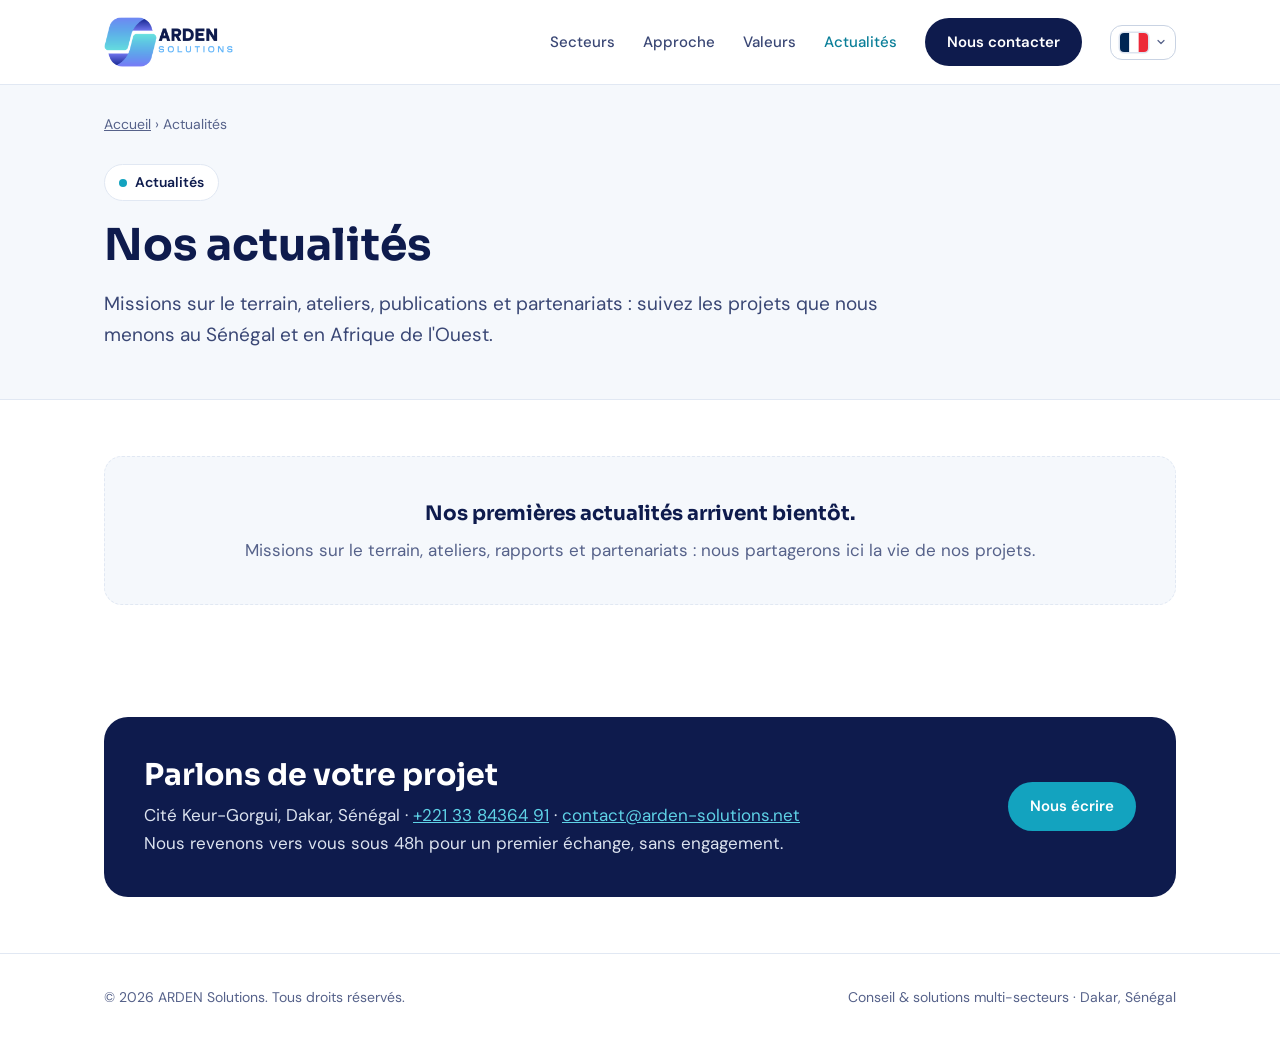
<file: actualites/index.html>
<!DOCTYPE html>
<html lang="fr">
<head>
<meta charset="utf-8">
<meta name="viewport" content="width=device-width, initial-scale=1">
<meta name="color-scheme" content="only light">
<title>Actualités et galerie photos | ARDEN Solutions</title>
<meta name="description" content="Les actualités d&#x27;ARDEN Solutions, cabinet de conseil à Dakar : missions sur le terrain, ateliers, publications, partenariats et galerie photos.">
<link rel="canonical" href="https://arden-solutions.net/actualites/">
<link rel="alternate" hreflang="fr" href="https://arden-solutions.net/actualites/">
<link rel="alternate" hreflang="en" href="https://arden-solutions.net/actualites/?lang=en">
<link rel="alternate" hreflang="ar" href="https://arden-solutions.net/actualites/?lang=ar">
<link rel="alternate" hreflang="ja" href="https://arden-solutions.net/actualites/?lang=ja">
<link rel="alternate" hreflang="it" href="https://arden-solutions.net/actualites/?lang=it">
<link rel="alternate" hreflang="de" href="https://arden-solutions.net/actualites/?lang=de">
<link rel="alternate" hreflang="x-default" href="https://arden-solutions.net/actualites/">
<script src="/assets/i18n.js"></script>
<link rel="icon" href="/favicon.ico?v=2" sizes="any">
<link rel="icon" type="image/png" sizes="32x32" href="/favicon-32.png?v=2">
<link rel="apple-touch-icon" href="/apple-touch-icon.png?v=2">
<meta name="theme-color" content="#0E1B4D">
<meta property="og:type" content="website">
<meta property="og:locale" content="fr_FR">
<meta property="og:site_name" content="ARDEN Solutions">
<meta property="og:url" content="https://arden-solutions.net/actualites/">
<meta property="og:title" content="Actualités et galerie photos | ARDEN Solutions">
<meta property="og:description" content="Les actualités d&#x27;ARDEN Solutions, cabinet de conseil à Dakar : missions sur le terrain, ateliers, publications, partenariats et galerie photos.">
<meta property="og:image" content="https://arden-solutions.net/og-image.png">
<meta name="twitter:card" content="summary_large_image">
<link rel="preconnect" href="https://fonts.googleapis.com">
<link rel="preconnect" href="https://fonts.gstatic.com" crossorigin>
<link href="https://fonts.googleapis.com/css2?family=DM+Sans:wght@400;500;600&family=Sora:wght@600;700&display=swap" rel="stylesheet">
<link rel="stylesheet" href="/assets/actualites.css">
<script type="application/ld+json">{"@context": "https://schema.org", "@graph": [{"@type": "CollectionPage", "@id": "https://arden-solutions.net/actualites/#page", "name": "Actualités d'ARDEN Solutions", "url": "https://arden-solutions.net/actualites/", "inLanguage": "fr", "isPartOf": {"@id": "https://arden-solutions.net/#organisation"}, "mainEntity": {"@type": "ItemList", "itemListElement": []}}, {"@type": "ProfessionalService", "@id": "https://arden-solutions.net/#organisation", "name": "ARDEN Solutions", "url": "https://arden-solutions.net/", "logo": "https://arden-solutions.net/logo.png"}, {"@type": "BreadcrumbList", "itemListElement": [{"@type": "ListItem", "position": 1, "name": "Accueil", "item": "https://arden-solutions.net/"}, {"@type": "ListItem", "position": 2, "name": "Actualités", "item": "https://arden-solutions.net/actualites/"}]}]}</script>
</head>
<body>
<header><div class="wrap">
<a href="/" aria-label="ARDEN Solutions, accueil"><img src="/logo.png" alt="ARDEN Solutions" width="129" height="50"></a>
<nav aria-label="Navigation principale"><a href="/#secteurs">Secteurs</a><a href="/#approche">Approche</a><a href="/#valeurs">Valeurs</a><a class="news" href="/actualites/" aria-current="page">Actualités</a><a class="btn" href="/#contact">Nous contacter</a></nav>
</div></header>
<main>
<div class="hero"><div class="wrap"><nav class="crumbs" aria-label="Fil d'Ariane"><a href="/">Accueil</a> › Actualités</nav><div class="eyebrow">Actualités</div><h1>Nos actualités</h1><p class="intro">Missions sur le terrain, ateliers, publications et partenariats : suivez les projets que nous menons au Sénégal et en Afrique de l'Ouest.</p></div></div><section><div class="wrap"><div class="empty"><strong>Nos premières actualités arrivent bientôt.</strong>Missions sur le terrain, ateliers, rapports et partenariats : nous partagerons ici la vie de nos projets.</div></div></section>
<section><div class="wrap">
<div class="cta">
<div><h2>Parlons de votre projet</h2>
<p class="coords">Cité Keur-Gorgui, Dakar, Sénégal · <a href="tel:+221338436491">+221 33 84364 91</a> · <a href="mailto:contact@arden-solutions.net">contact@arden-solutions.net</a></p>
<p>Nous revenons vers vous sous 48h pour un premier échange, sans engagement.</p></div>
<a class="btn" href="/#contact">Nous écrire</a>
</div>
</div></section>
</main>
<footer><div class="wrap"><span>© 2026 ARDEN Solutions. Tous droits réservés.</span><span>Conseil &amp; solutions multi-secteurs · Dakar, Sénégal</span></div></footer>
<script src="/assets/galerie.js" defer></script>
</body>
</html>
</file>
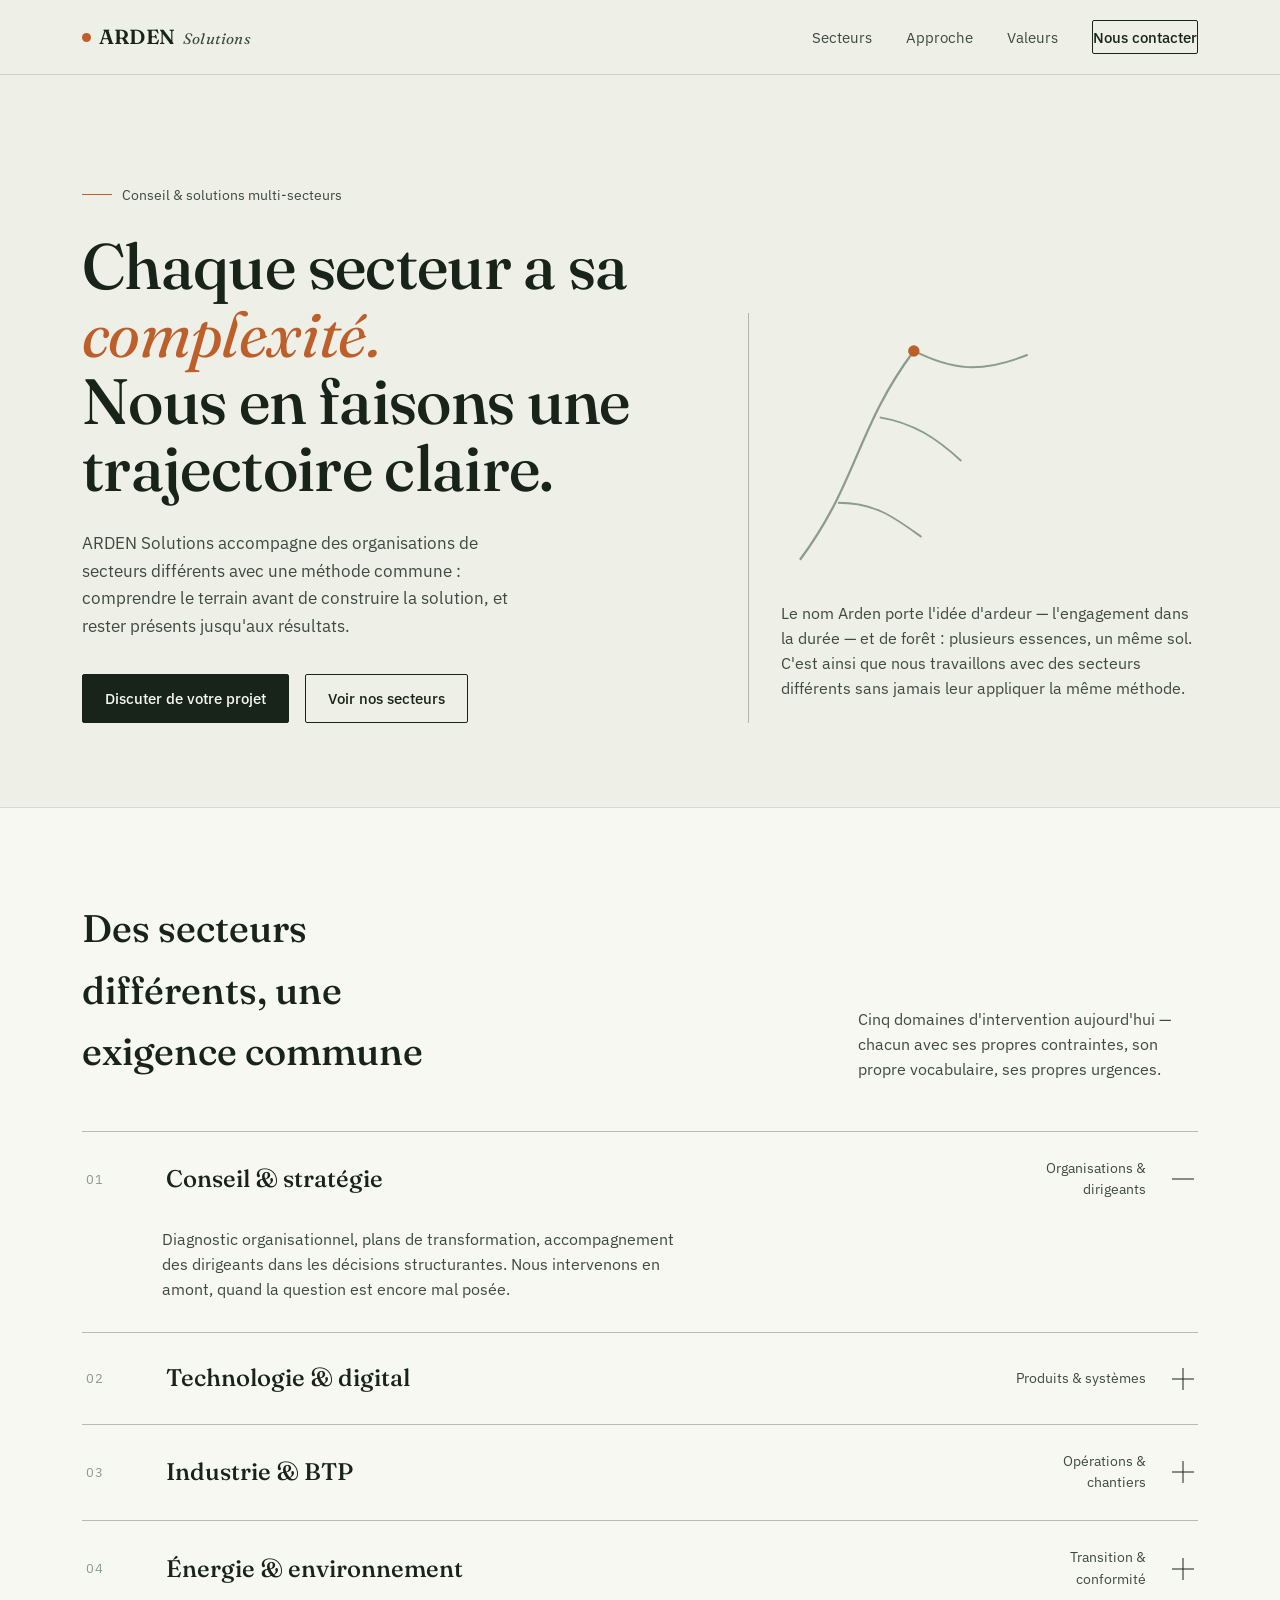
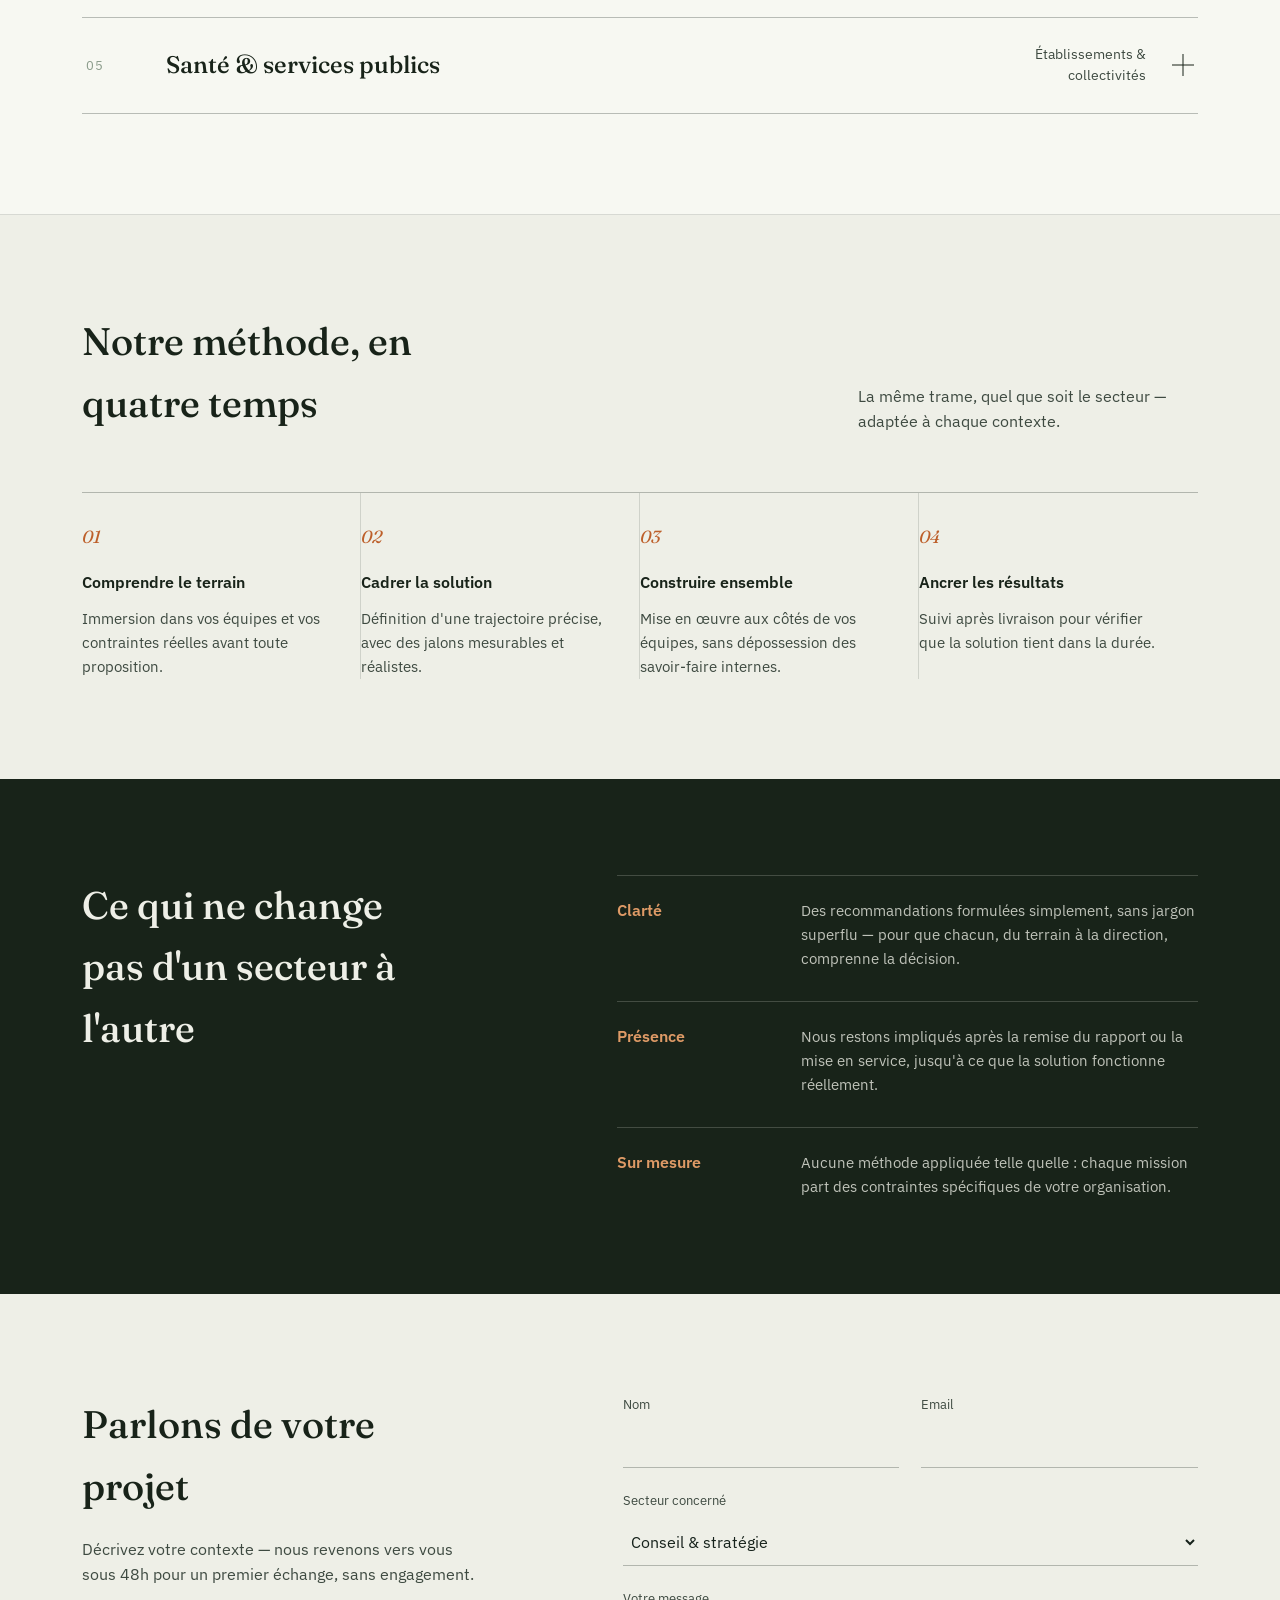
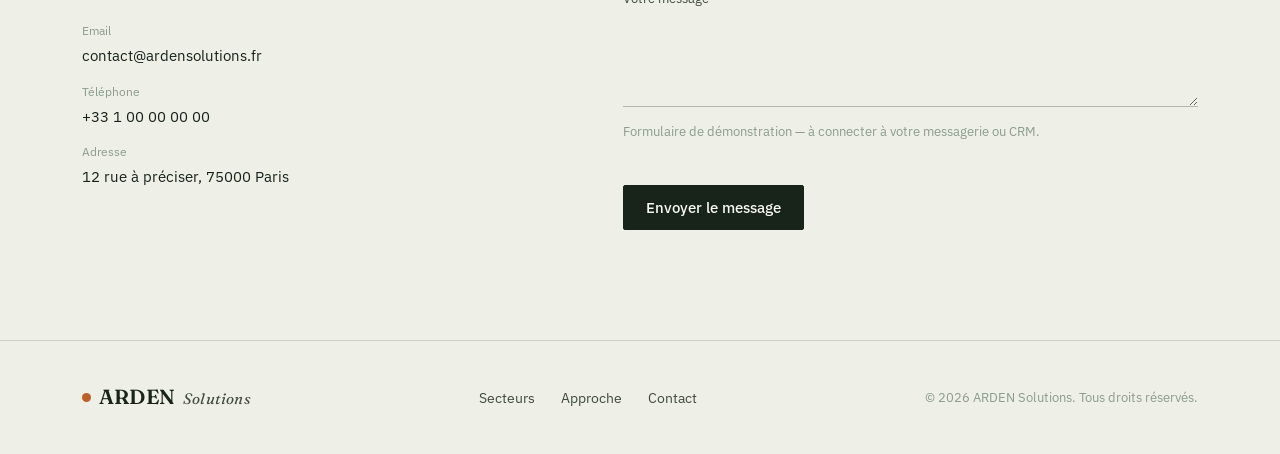
<file: ARDEN Solutions.html>
<!DOCTYPE html>
<html lang="fr">
<head>
<meta charset="UTF-8">
<meta name="viewport" content="width=device-width, initial-scale=1.0">
<title>ARDEN Solutions</title>
<link rel="preconnect" href="https://fonts.googleapis.com">
<link rel="preconnect" href="https://fonts.gstatic.com" crossorigin>
<link href="https://fonts.googleapis.com/css2?family=Fraunces:ital,opsz,wght@0,9..144,400;0,9..144,500;0,9..144,600;1,9..144,400;1,9..144,500&family=IBM+Plex+Sans:wght@400;500;600&display=swap" rel="stylesheet">
<style>

  :root{
    --bg: #EEEFE7;
    --bg-alt: #E4E6D9;
    --panel: #F7F8F2;
    --ink: #16221B;
    --ink-soft: #3E4A41;
    --forest: #28392C;
    --forest-deep: #182319;
    --ember: #BD5F2A;
    --ember-deep: #9A4A1F;
    --ember-soft: #DE9A66;
    --sage: #8B9C8B;
    --line: rgba(22,34,27,0.14);
    --line-strong: rgba(22,34,27,0.28);

    --font-display: 'Fraunces', serif;
    --font-body: 'IBM Plex Sans', sans-serif;

    --maxw: 1180px;
  }

  *{ box-sizing: border-box; }
  html{ scroll-behavior: smooth; }

  body{
    margin:0;
    background: var(--bg);
    color: var(--ink);
    font-family: var(--font-body);
    font-size: 16px;
    line-height: 1.6;
    -webkit-font-smoothing: antialiased;
  }

  a{ color: inherit; }

  img, svg{ display:block; max-width:100%; }

  .wrap{
    max-width: var(--maxw);
    margin: 0 auto;
    padding: 0 32px;
  }

  a:focus-visible, button:focus-visible, summary:focus-visible, input:focus-visible, textarea:focus-visible, select:focus-visible{
    outline: 2px solid var(--ember);
    outline-offset: 3px;
  }

  header{
    position: sticky;
    top: 0;
    z-index: 50;
    background: rgba(238,239,231,0.88);
    backdrop-filter: blur(8px);
    border-bottom: 1px solid var(--line);
  }
  .header-inner{
    display:flex;
    align-items:center;
    justify-content: space-between;
    padding: 20px 32px;
    max-width: var(--maxw);
    margin: 0 auto;
  }
  .logo{
    font-family: var(--font-display);
    font-weight: 600;
    font-size: 1.28rem;
    letter-spacing: 0.01em;
    text-decoration: none;
    color: var(--forest-deep);
    display:flex;
    align-items:baseline;
    gap: 8px;
  }
  .logo .mark{
    display:inline-block;
    width: 9px;
    height: 9px;
    border-radius: 50%;
    background: var(--ember);
    transform: translateY(-2px);
  }
  .logo em{
    font-style: italic;
    color: var(--ink-soft);
    font-weight: 400;
    font-size: 0.95rem;
  }

  nav.primary-nav{
    display:flex;
    align-items:center;
    gap: 38px;
  }
  nav.primary-nav a{
    text-decoration:none;
    font-size: 0.95rem;
    color: var(--ink-soft);
    position: relative;
    padding: 4px 0;
  }
  nav.primary-nav a::after{
    content:"";
    position:absolute;
    left:0; right:0; bottom:-2px;
    height:1px;
    background: var(--ember);
    transform: scaleX(0);
    transform-origin: left;
    transition: transform .25s ease;
  }
  nav.primary-nav a:hover::after{ transform: scaleX(1); }

  .nav-links{ display:flex; gap:34px; align-items:center; }

  .btn{
    display:inline-flex;
    align-items:center;
    gap:8px;
    text-decoration:none;
    font-family: var(--font-body);
    font-weight: 500;
    font-size: 0.92rem;
    padding: 12px 22px;
    border-radius: 2px;
    border: 1px solid var(--forest-deep);
    color: var(--panel);
    background: var(--forest-deep);
    cursor:pointer;
    transition: background .2s ease, color .2s ease, border-color .2s ease;
  }
  .btn:hover{ background: var(--ember-deep); border-color: var(--ember-deep); }
  .btn.ghost{
    background: transparent;
    color: var(--forest-deep);
  }
  .btn.ghost:hover{
    background: var(--forest-deep);
    color: var(--panel);
  }

  .menu-toggle{
    display:none;
    background:none;
    border:none;
    cursor:pointer;
    padding:8px;
    flex-direction: column;
    gap:5px;
  }
  .menu-toggle span{
    width: 22px; height: 1.5px; background: var(--ink);
  }

  .hero{
    padding: 108px 0 84px;
    position: relative;
    overflow: hidden;
  }
  .hero .wrap{
    display:grid;
    grid-template-columns: 1.15fr 0.85fr;
    gap: 56px;
    align-items:end;
  }
  .eyebrow-line{
    display:flex;
    align-items:center;
    gap: 10px;
    color: var(--ink-soft);
    font-size: 0.9rem;
    margin-bottom: 26px;
  }
  .eyebrow-line .rule{
    width: 30px; height:1px; background: var(--ember);
  }
  h1.hero-title{
    font-family: var(--font-display);
    font-weight: 500;
    font-size: clamp(2.6rem, 5vw, 4.1rem);
    line-height: 1.05;
    letter-spacing: -0.01em;
    margin: 0 0 28px;
    color: var(--forest-deep);
    opacity: 0;
    transform: translateY(16px);
    animation: reveal .9s cubic-bezier(.2,.7,.2,1) .15s forwards;
  }
  h1.hero-title i{ font-style: italic; color: var(--ember); font-weight: 400; }

  @keyframes reveal{
    to{ opacity:1; transform: translateY(0); }
  }

  .hero-lede{
    max-width: 46ch;
    color: var(--ink-soft);
    font-size: 1.08rem;
    margin: 0 0 34px;
    opacity: 0;
    animation: reveal .9s cubic-bezier(.2,.7,.2,1) .35s forwards;
  }
  .hero-actions{
    display:flex; gap: 16px; flex-wrap: wrap;
    opacity: 0;
    animation: reveal .9s cubic-bezier(.2,.7,.2,1) .5s forwards;
  }

  .hero-side{
    border-left: 1px solid var(--line-strong);
    padding-left: 32px;
  }
  .hero-side p{
    font-size: 0.98rem;
    color: var(--ink-soft);
    margin: 0 0 22px;
  }
  .hero-side .branch{
    width: 100%;
    height: auto;
    margin-bottom: 22px;
  }

  .sectors{
    background: var(--panel);
    border-top: 1px solid var(--line);
    border-bottom: 1px solid var(--line);
    padding: 90px 0 100px;
  }
  .section-head{
    display:flex;
    justify-content: space-between;
    align-items: flex-end;
    gap: 40px;
    margin-bottom: 48px;
  }
  .section-head h2{
    font-family: var(--font-display);
    font-weight: 500;
    font-size: clamp(1.9rem, 3vw, 2.5rem);
    margin: 0;
    color: var(--forest-deep);
    max-width: 16ch;
  }
  .section-head p{
    max-width: 34ch;
    color: var(--ink-soft);
    margin: 0;
    font-size: 0.98rem;
  }

  .sector-list{
    border-top: 1px solid var(--line-strong);
  }
  details.sector-row{
    border-bottom: 1px solid var(--line-strong);
  }
  details.sector-row summary{
    list-style: none;
    cursor: pointer;
    display:grid;
    grid-template-columns: 60px 1fr 140px 28px;
    align-items:center;
    gap: 20px;
    padding: 26px 4px;
  }
  details.sector-row summary::-webkit-details-marker{ display:none; }
  .sector-index{
    font-family: var(--font-body);
    font-size: 0.82rem;
    color: var(--sage);
    letter-spacing: 0.04em;
  }
  .sector-name{
    font-family: var(--font-display);
    font-size: 1.5rem;
    font-weight: 500;
    color: var(--forest-deep);
    transition: color .2s ease;
  }
  details.sector-row:hover .sector-name{ color: var(--ember-deep); }
  .sector-tag{
    font-size: 0.85rem;
    color: var(--ink-soft);
    text-align: right;
  }
  .sector-plus{
    width: 22px; height: 22px;
    position: relative;
    justify-self: end;
  }
  .sector-plus::before, .sector-plus::after{
    content:"";
    position:absolute;
    background: var(--forest-deep);
    transition: transform .25s ease;
  }
  .sector-plus::before{ left:0; top:50%; width:100%; height:1px; transform: translateY(-50%); }
  .sector-plus::after{ top:0; left:50%; width:1px; height:100%; transform: translateX(-50%); }
  details[open] .sector-plus::after{ transform: translateX(-50%) rotate(90deg); opacity:0; }

  .sector-detail{
    padding: 0 4px 30px 80px;
    max-width: 62ch;
    color: var(--ink-soft);
    font-size: 0.98rem;
  }

  .approach{
    padding: 96px 0 100px;
  }
  .approach .section-head{ margin-bottom: 58px; }

  .steps{
    display:grid;
    grid-template-columns: repeat(4, 1fr);
    gap: 0;
    border-top: 1px solid var(--line-strong);
  }
  .step{
    padding: 30px 26px 0 0;
    border-right: 1px solid var(--line);
  }
  .step:last-child{ border-right:none; }
  .step .num{
    font-family: var(--font-display);
    font-style: italic;
    font-size: 1.1rem;
    color: var(--ember);
    display:block;
    margin-bottom: 18px;
  }
  .step h3{
    font-family: var(--font-body);
    font-weight: 600;
    font-size: 1.02rem;
    margin: 0 0 12px;
    color: var(--forest-deep);
  }
  .step p{
    font-size: 0.93rem;
    color: var(--ink-soft);
    margin:0;
  }

  .values{
    background: var(--forest-deep);
    color: var(--bg);
    padding: 96px 0;
  }
  .values .wrap{
    display:grid;
    grid-template-columns: 0.9fr 1.1fr;
    gap: 60px;
  }
  .values h2{
    font-family: var(--font-display);
    font-weight: 500;
    font-size: clamp(1.9rem, 3vw, 2.4rem);
    margin: 0;
    max-width: 14ch;
    color: var(--bg);
  }
  .value-list{
    display:flex;
    flex-direction: column;
    gap: 30px;
  }
  .value-item{
    border-top: 1px solid rgba(238,239,231,0.2);
    padding-top: 22px;
    display:grid;
    grid-template-columns: 160px 1fr;
    gap: 24px;
  }
  .value-item h3{
    font-family: var(--font-body);
    font-weight: 600;
    font-size: 1rem;
    margin:0;
    color: var(--ember-soft);
  }
  .value-item p{
    margin:0;
    font-size: 0.95rem;
    color: rgba(238,239,231,0.78);
    max-width: 52ch;
  }

  .contact{
    padding: 100px 0 110px;
  }
  .contact .wrap{
    display:grid;
    grid-template-columns: 0.9fr 1.1fr;
    gap: 70px;
  }
  .contact-info h2{
    font-family: var(--font-display);
    font-weight: 500;
    font-size: clamp(1.9rem, 3vw, 2.4rem);
    margin: 0 0 20px;
    color: var(--forest-deep);
    max-width: 14ch;
  }
  .contact-info p{
    color: var(--ink-soft);
    max-width: 40ch;
    margin: 0 0 34px;
    font-size: 0.98rem;
  }
  .contact-detail{
    display:flex;
    flex-direction: column;
    gap: 14px;
    font-size: 0.95rem;
  }
  .contact-detail span{
    display:block;
    color: var(--sage);
    font-size: 0.78rem;
    margin-bottom: 2px;
  }
  .contact-detail a{ text-decoration: none; }
  .contact-detail a:hover{ color: var(--ember-deep); }

  form.contact-form{
    display:flex;
    flex-direction: column;
    gap: 22px;
  }
  .form-row{
    display:grid;
    grid-template-columns: 1fr 1fr;
    gap: 22px;
  }
  .field{
    display:flex;
    flex-direction: column;
    gap: 8px;
  }
  .field label{
    font-size: 0.82rem;
    color: var(--ink-soft);
  }
  .field input, .field select, .field textarea{
    font-family: var(--font-body);
    font-size: 0.98rem;
    padding: 12px 4px;
    border: none;
    border-bottom: 1px solid var(--line-strong);
    background: transparent;
    color: var(--ink);
  }
  .field textarea{ resize: vertical; min-height: 90px; }
  .field input:focus, .field select:focus, .field textarea:focus{
    border-bottom-color: var(--ember);
  }
  .contact-form .btn{ align-self: flex-start; margin-top: 8px; }
  .form-note{ font-size: 0.82rem; color: var(--sage); margin-top: -8px; }

  footer{
    border-top: 1px solid var(--line);
    padding: 40px 0;
  }
  footer .wrap{
    display:flex;
    justify-content: space-between;
    align-items:center;
    flex-wrap: wrap;
    gap: 16px;
  }
  footer .foot-nav{
    display:flex;
    gap: 26px;
    font-size: 0.86rem;
  }
  footer .foot-nav a{ text-decoration:none; color: var(--ink-soft); }
  footer .foot-nav a:hover{ color: var(--ember-deep); }
  footer small{ color: var(--sage); font-size: 0.82rem; }

  @media (max-width: 900px){
    .hero .wrap{ grid-template-columns: 1fr; }
    .hero-side{ border-left:none; padding-left:0; border-top: 1px solid var(--line-strong); padding-top: 28px; }
    .steps{ grid-template-columns: 1fr 1fr; }
    .step{ border-right:none; border-bottom: 1px solid var(--line); padding-bottom: 26px; margin-bottom: 6px; }
    .values .wrap, .contact .wrap{ grid-template-columns: 1fr; }
    .value-item{ grid-template-columns: 1fr; gap:8px; }
  }

  @media (max-width: 680px){
    .wrap{ padding: 0 20px; }
    .header-inner{ padding: 16px 20px; }
    .nav-links{
      position: absolute;
      top: 100%; left:0; right:0;
      background: var(--bg);
      flex-direction: column;
      align-items: flex-start;
      gap: 20px;
      padding: 24px 20px 30px;
      border-bottom: 1px solid var(--line);
      display:none;
    }
    .nav-links.open{ display:flex; }
    nav.primary-nav{ position: relative; }
    .menu-toggle{ display:flex; }
    .hero{ padding: 70px 0 56px; }
    .steps{ grid-template-columns: 1fr; }
    details.sector-row summary{ grid-template-columns: 34px 1fr 24px; }
    .sector-tag{ display:none; }
    .sector-detail{ padding-left: 34px; }
    .form-row{ grid-template-columns: 1fr; }
  }

  @media (prefers-reduced-motion: reduce){
    h1.hero-title, .hero-lede, .hero-actions{ animation: none; opacity:1; transform:none; }
    html{ scroll-behavior: auto; }
  }
</style>
</head>
<body>

<header>
  <div class="header-inner">
    <a href="#top" class="logo"><span class="mark"></span>ARDEN <em>Solutions</em></a>
    <nav class="primary-nav">
      <button class="menu-toggle" id="menuToggle" aria-label="Ouvrir le menu" aria-expanded="false">
        <span></span><span></span><span></span>
      </button>
      <div class="nav-links" id="navLinks">
        <a href="#secteurs">Secteurs</a>
        <a href="#approche">Approche</a>
        <a href="#valeurs">Valeurs</a>
        <a href="#contact" class="btn ghost">Nous contacter</a>
      </div>
    </nav>
  </div>
</header>

<main id="top">

  <section class="hero">
    <div class="wrap">
      <div>
        <div class="eyebrow-line"><span class="rule"></span>Conseil &amp; solutions multi-secteurs</div>
        <h1 class="hero-title">Chaque secteur a sa <i>complexité.</i><br>Nous en faisons une trajectoire claire.</h1>
        <p class="hero-lede">ARDEN Solutions accompagne des organisations de secteurs différents avec une méthode commune : comprendre le terrain avant de construire la solution, et rester présents jusqu'aux résultats.</p>
        <div class="hero-actions">
          <a href="#contact" class="btn">Discuter de votre projet</a>
          <a href="#secteurs" class="btn ghost">Voir nos secteurs</a>
        </div>
      </div>
      <div class="hero-side">
        <svg class="branch" viewBox="0 0 220 140" fill="none" xmlns="http://www.w3.org/2000/svg" aria-hidden="true">
          <path d="M10 130 C 40 90, 40 60, 70 20" stroke="#8B9C8B" stroke-width="1.2"/>
          <path d="M70 20 C 90 30, 105 32, 130 22" stroke="#8B9C8B" stroke-width="1"/>
          <path d="M52 55 C 70 58, 82 66, 95 78" stroke="#8B9C8B" stroke-width="1"/>
          <path d="M30 100 C 50 100, 60 108, 74 118" stroke="#8B9C8B" stroke-width="1"/>
          <circle cx="70" cy="20" r="3" fill="#BD5F2A"/>
        </svg>
        <p>Le nom Arden porte l'idée d'ardeur — l'engagement dans la durée — et de forêt : plusieurs essences, un même sol. C'est ainsi que nous travaillons avec des secteurs différents sans jamais leur appliquer la même méthode.</p>
      </div>
    </div>
  </section>

  <section class="sectors" id="secteurs">
    <div class="wrap">
      <div class="section-head">
        <h2>Des secteurs différents, une exigence commune</h2>
        <p>Cinq domaines d'intervention aujourd'hui — chacun avec ses propres contraintes, son propre vocabulaire, ses propres urgences.</p>
      </div>

      <div class="sector-list">

        <details class="sector-row" open>
          <summary>
            <span class="sector-index">01</span>
            <span class="sector-name">Conseil &amp; stratégie</span>
            <span class="sector-tag">Organisations &amp; dirigeants</span>
            <span class="sector-plus"></span>
          </summary>
          <div class="sector-detail">
            Diagnostic organisationnel, plans de transformation, accompagnement des dirigeants dans les décisions structurantes. Nous intervenons en amont, quand la question est encore mal posée.
          </div>
        </details>

        <details class="sector-row">
          <summary>
            <span class="sector-index">02</span>
            <span class="sector-name">Technologie &amp; digital</span>
            <span class="sector-tag">Produits &amp; systèmes</span>
            <span class="sector-plus"></span>
          </summary>
          <div class="sector-detail">
            Cadrage de produits numériques, choix d'architecture, accompagnement au déploiement d'outils métiers. Nous parlons autant aux équipes techniques qu'aux directions.
          </div>
        </details>

        <details class="sector-row">
          <summary>
            <span class="sector-index">03</span>
            <span class="sector-name">Industrie &amp; BTP</span>
            <span class="sector-tag">Opérations &amp; chantiers</span>
            <span class="sector-plus"></span>
          </summary>
          <div class="sector-detail">
            Optimisation des flux de production, pilotage de projets d'infrastructure, coordination multi-intervenants sur des chantiers complexes.
          </div>
        </details>

        <details class="sector-row">
          <summary>
            <span class="sector-index">04</span>
            <span class="sector-name">Énergie &amp; environnement</span>
            <span class="sector-tag">Transition &amp; conformité</span>
            <span class="sector-plus"></span>
          </summary>
          <div class="sector-detail">
            Accompagnement des projets de transition énergétique, mise en conformité réglementaire, structuration de démarches environnementales durables.
          </div>
        </details>

        <details class="sector-row">
          <summary>
            <span class="sector-index">05</span>
            <span class="sector-name">Santé &amp; services publics</span>
            <span class="sector-tag">Établissements &amp; collectivités</span>
            <span class="sector-plus"></span>
          </summary>
          <div class="sector-detail">
            Appui aux établissements et collectivités dans l'organisation des services, la gestion de projets publics et l'amélioration des parcours usagers.
          </div>
        </details>

      </div>
    </div>
  </section>

  <section class="approach" id="approche">
    <div class="wrap">
      <div class="section-head">
        <h2>Notre méthode, en quatre temps</h2>
        <p>La même trame, quel que soit le secteur — adaptée à chaque contexte.</p>
      </div>
      <div class="steps">
        <div class="step">
          <span class="num">01</span>
          <h3>Comprendre le terrain</h3>
          <p>Immersion dans vos équipes et vos contraintes réelles avant toute proposition.</p>
        </div>
        <div class="step">
          <span class="num">02</span>
          <h3>Cadrer la solution</h3>
          <p>Définition d'une trajectoire précise, avec des jalons mesurables et réalistes.</p>
        </div>
        <div class="step">
          <span class="num">03</span>
          <h3>Construire ensemble</h3>
          <p>Mise en œuvre aux côtés de vos équipes, sans dépossession des savoir-faire internes.</p>
        </div>
        <div class="step">
          <span class="num">04</span>
          <h3>Ancrer les résultats</h3>
          <p>Suivi après livraison pour vérifier que la solution tient dans la durée.</p>
        </div>
      </div>
    </div>
  </section>

  <section class="values" id="valeurs">
    <div class="wrap">
      <h2>Ce qui ne change pas d'un secteur à l'autre</h2>
      <div class="value-list">
        <div class="value-item">
          <h3>Clarté</h3>
          <p>Des recommandations formulées simplement, sans jargon superflu — pour que chacun, du terrain à la direction, comprenne la décision.</p>
        </div>
        <div class="value-item">
          <h3>Présence</h3>
          <p>Nous restons impliqués après la remise du rapport ou la mise en service, jusqu'à ce que la solution fonctionne réellement.</p>
        </div>
        <div class="value-item">
          <h3>Sur mesure</h3>
          <p>Aucune méthode appliquée telle quelle : chaque mission part des contraintes spécifiques de votre organisation.</p>
        </div>
      </div>
    </div>
  </section>

  <section class="contact" id="contact">
    <div class="wrap">
      <div class="contact-info">
        <h2>Parlons de votre projet</h2>
        <p>Décrivez votre contexte — nous revenons vers vous sous 48h pour un premier échange, sans engagement.</p>
        <div class="contact-detail">
          <div><span>Email</span><a href="mailto:contact@ardensolutions.fr">contact@ardensolutions.fr</a></div>
          <div><span>Téléphone</span><a href="tel:+33100000000">+33 1 00 00 00 00</a></div>
          <div><span>Adresse</span>12 rue à préciser, 75000 Paris</div>
        </div>
      </div>
      <form class="contact-form">
        <div class="form-row">
          <div class="field">
            <label for="nom">Nom</label>
            <input type="text" id="nom" name="nom" required>
          </div>
          <div class="field">
            <label for="email">Email</label>
            <input type="email" id="email" name="email" required>
          </div>
        </div>
        <div class="field">
          <label for="secteur">Secteur concerné</label>
          <select id="secteur" name="secteur">
            <option>Conseil &amp; stratégie</option>
            <option>Technologie &amp; digital</option>
            <option>Industrie &amp; BTP</option>
            <option>Énergie &amp; environnement</option>
            <option>Santé &amp; services publics</option>
            <option>Autre</option>
          </select>
        </div>
        <div class="field">
          <label for="message">Votre message</label>
          <textarea id="message" name="message" required></textarea>
        </div>
        <p class="form-note">Formulaire de démonstration — à connecter à votre messagerie ou CRM.</p>
        <button type="submit" class="btn">Envoyer le message</button>
      </form>
    </div>
  </section>

</main>

<footer>
  <div class="wrap">
    <a href="#top" class="logo"><span class="mark"></span>ARDEN <em>Solutions</em></a>
    <nav class="foot-nav">
      <a href="#secteurs">Secteurs</a>
      <a href="#approche">Approche</a>
      <a href="#contact">Contact</a>
    </nav>
    <small>© 2026 ARDEN Solutions. Tous droits réservés.</small>
  </div>
</footer>

<script>
  const toggle = document.getElementById('menuToggle');
  const links = document.getElementById('navLinks');
  toggle.addEventListener('click', () => {
    const open = links.classList.toggle('open');
    toggle.setAttribute('aria-expanded', open);
  });
  links.querySelectorAll('a').forEach(a => a.addEventListener('click', () => {
    links.classList.remove('open');
    toggle.setAttribute('aria-expanded', 'false');
  }));

  const sectorRows = document.querySelectorAll('.sector-row');
  sectorRows.forEach(row => {
    row.addEventListener('toggle', () => {
      if(row.open){
        sectorRows.forEach(other => { if(other !== row) other.open = false; });
      }
    });
  });

  const form = document.querySelector('.contact-form');
  form.addEventListener('submit', (e) => {
    e.preventDefault();
    form.innerHTML = '<p style="font-family: var(--font-display); font-size:1.3rem; color: var(--forest-deep);">Merci — votre message a été noté. (Formulaire de démonstration : connectez-le à votre messagerie pour le rendre fonctionnel.)</p>';
  });
</script>

</body>
</html>
</file>
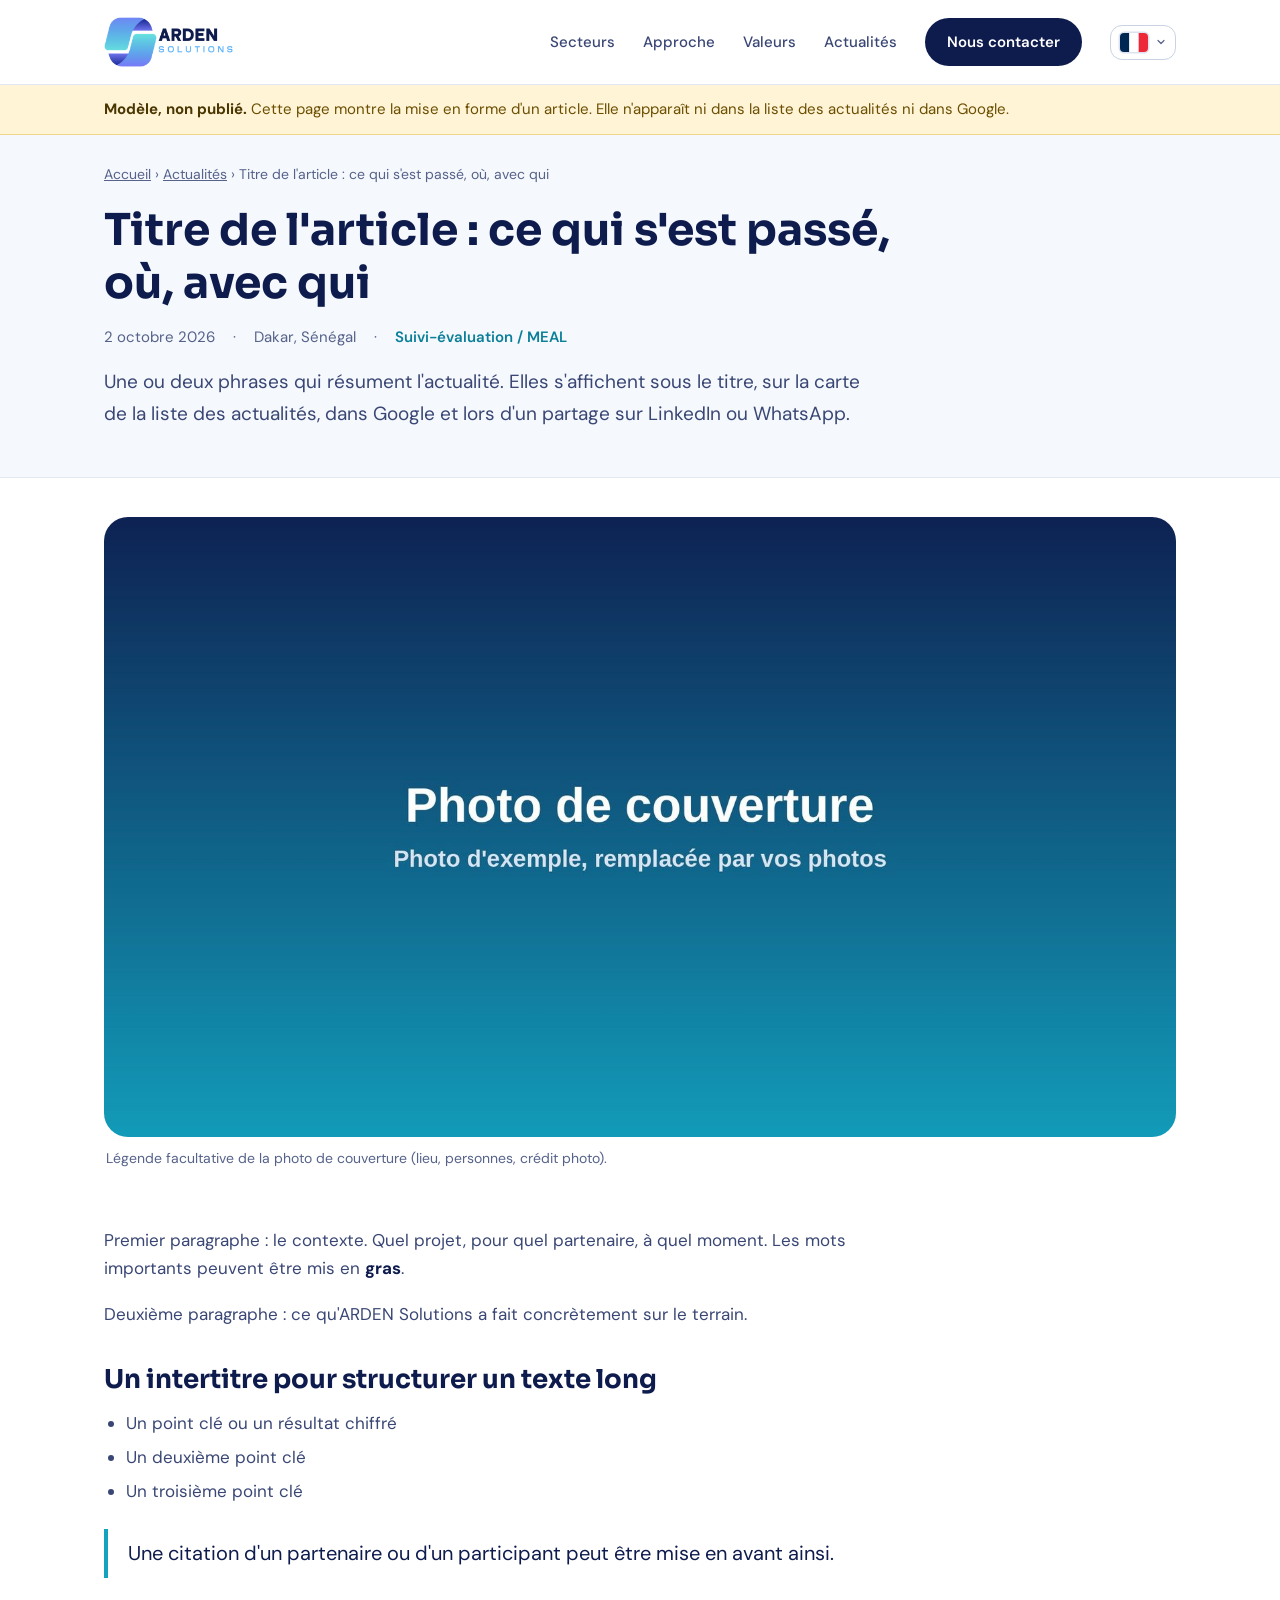
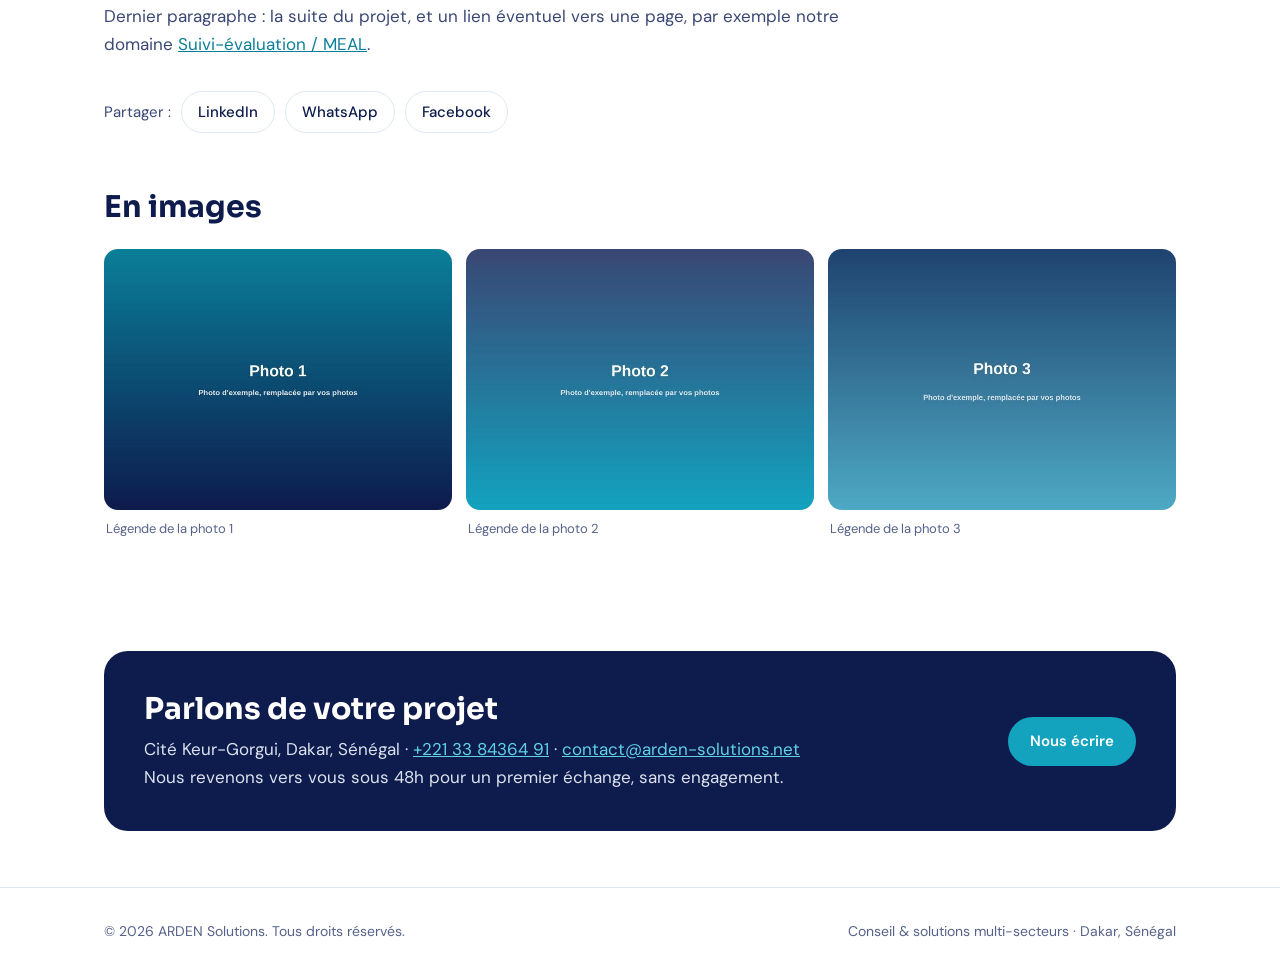
<file: actualites/modele-article.html>
<!DOCTYPE html>
<html lang="fr">
<head>
<meta charset="utf-8">
<meta name="viewport" content="width=device-width, initial-scale=1">
<meta name="color-scheme" content="only light">
<title>Titre de l&#x27;article : ce qui s&#x27;est passé, où, avec qui | ARDEN Solutions</title>
<meta name="description" content="Une ou deux phrases qui résument l&#x27;actualité. Elles s&#x27;affichent sous le titre, sur la carte de la liste des actualités, dans Google et lors d&#x27;un partage sur LinkedIn ou WhatsApp.">
<meta name="robots" content="noindex, nofollow">
<script src="/assets/i18n.js"></script>
<link rel="icon" href="/favicon.ico?v=2" sizes="any">
<link rel="icon" type="image/png" sizes="32x32" href="/favicon-32.png?v=2">
<link rel="apple-touch-icon" href="/apple-touch-icon.png?v=2">
<meta name="theme-color" content="#0E1B4D">
<meta property="og:type" content="article">
<meta property="og:locale" content="fr_FR">
<meta property="og:site_name" content="ARDEN Solutions">
<meta property="og:url" content="https://arden-solutions.net/actualites/modele-article.html">
<meta property="og:title" content="Titre de l&#x27;article : ce qui s&#x27;est passé, où, avec qui | ARDEN Solutions">
<meta property="og:description" content="Une ou deux phrases qui résument l&#x27;actualité. Elles s&#x27;affichent sous le titre, sur la carte de la liste des actualités, dans Google et lors d&#x27;un partage sur LinkedIn ou WhatsApp.">
<meta property="og:image" content="https://arden-solutions.net/images/actualites/modele-article/couverture.jpg">
<meta name="twitter:card" content="summary_large_image">
<meta property="article:published_time" content="2026-10-02">
<meta property="og:image:alt" content="Description de la photo de couverture pour les personnes malvoyantes et pour Google">
<link rel="preconnect" href="https://fonts.googleapis.com">
<link rel="preconnect" href="https://fonts.gstatic.com" crossorigin>
<link href="https://fonts.googleapis.com/css2?family=DM+Sans:wght@400;500;600&family=Sora:wght@600;700&display=swap" rel="stylesheet">
<link rel="stylesheet" href="/assets/actualites.css">
<script type="application/ld+json">{"@context": "https://schema.org", "@graph": [{"@type": "NewsArticle", "@id": "https://arden-solutions.net/actualites/modele-article.html#article", "headline": "Titre de l'article : ce qui s'est passé, où, avec qui", "description": "Une ou deux phrases qui résument l'actualité. Elles s'affichent sous le titre, sur la carte de la liste des actualités, dans Google et lors d'un partage sur LinkedIn ou WhatsApp.", "datePublished": "2026-10-02", "dateModified": "2026-10-02", "image": ["https://arden-solutions.net/images/actualites/modele-article/couverture.jpg", "https://arden-solutions.net/images/actualites/modele-article/photo-01.jpg", "https://arden-solutions.net/images/actualites/modele-article/photo-02.jpg", "https://arden-solutions.net/images/actualites/modele-article/photo-03.jpg"], "mainEntityOfPage": "https://arden-solutions.net/actualites/modele-article.html", "inLanguage": "fr", "author": {"@id": "https://arden-solutions.net/#organisation"}, "publisher": {"@id": "https://arden-solutions.net/#organisation"}}, {"@type": "ProfessionalService", "@id": "https://arden-solutions.net/#organisation", "name": "ARDEN Solutions", "url": "https://arden-solutions.net/", "logo": "https://arden-solutions.net/logo.png"}, {"@type": "BreadcrumbList", "itemListElement": [{"@type": "ListItem", "position": 1, "name": "Accueil", "item": "https://arden-solutions.net/"}, {"@type": "ListItem", "position": 2, "name": "Actualités", "item": "https://arden-solutions.net/actualites/"}, {"@type": "ListItem", "position": 3, "name": "Titre de l'article : ce qui s'est passé, où, avec qui", "item": "https://arden-solutions.net/actualites/modele-article.html"}]}]}</script>
</head>
<body>
<header><div class="wrap">
<a href="/" aria-label="ARDEN Solutions, accueil"><img src="/logo.png" alt="ARDEN Solutions" width="129" height="50"></a>
<nav aria-label="Navigation principale"><a href="/#secteurs">Secteurs</a><a href="/#approche">Approche</a><a href="/#valeurs">Valeurs</a><a class="news" href="/actualites/">Actualités</a><a class="btn" href="/#contact">Nous contacter</a></nav>
</div></header>
<main>
<div class="draft"><div class="wrap"><strong>Modèle, non publié.</strong> Cette page montre la mise en forme d'un article. Elle n'apparaît ni dans la liste des actualités ni dans Google.</div></div><div class="hero"><div class="wrap"><nav class="crumbs" aria-label="Fil d'Ariane"><a href="/">Accueil</a> › <a href="/actualites/">Actualités</a> › Titre de l&#x27;article : ce qui s&#x27;est passé, où, avec qui</nav><h1>Titre de l&#x27;article : ce qui s&#x27;est passé, où, avec qui</h1><div class="meta"><time datetime="2026-10-02">2 octobre 2026</time><span>·</span><span>Dakar, Sénégal</span><span>·</span><a href="/domaines/suivi-evaluation-meal.html">Suivi-évaluation / MEAL</a></div><p class="intro">Une ou deux phrases qui résument l&#x27;actualité. Elles s&#x27;affichent sous le titre, sur la carte de la liste des actualités, dans Google et lors d&#x27;un partage sur LinkedIn ou WhatsApp.</p></div></div><div class="cover"><div class="wrap"><figure><img src="/images/actualites/modele-article/couverture.jpg" alt="Description de la photo de couverture pour les personnes malvoyantes et pour Google" width="1600" height="1040" fetchpriority="high"><figcaption>Légende facultative de la photo de couverture (lieu, personnes, crédit photo).</figcaption></figure></div></div><section><div class="wrap"><article class="prose"><p>Premier paragraphe : le contexte. Quel projet, pour quel partenaire, à quel moment. Les mots importants peuvent être mis en <strong>gras</strong>.</p>
<p>Deuxième paragraphe : ce qu&#x27;ARDEN Solutions a fait concrètement sur le terrain.</p>
<h2>Un intertitre pour structurer un texte long</h2>
<ul><li>Un point clé ou un résultat chiffré</li><li>Un deuxième point clé</li><li>Un troisième point clé</li></ul>
<blockquote>Une citation d&#x27;un partenaire ou d&#x27;un participant peut être mise en avant ainsi.</blockquote>
<p>Dernier paragraphe : la suite du projet, et un lien éventuel vers une page, par exemple notre domaine <a href="/domaines/suivi-evaluation-meal.html">Suivi-évaluation / MEAL</a>.</p><div class="share"><span>Partager :</span><a href="https://www.linkedin.com/sharing/share-offsite/?url=https://arden-solutions.net/actualites/modele-article.html" rel="noopener" target="_blank">LinkedIn</a><a href="https://wa.me/?text=Titre de l&#x27;article : ce qui s&#x27;est passé, où, avec qui%20https://arden-solutions.net/actualites/modele-article.html" rel="noopener" target="_blank">WhatsApp</a><a href="https://www.facebook.com/sharer/sharer.php?u=https://arden-solutions.net/actualites/modele-article.html" rel="noopener" target="_blank">Facebook</a></div></article></div></section><section style="padding-top:0"><div class="wrap"><h2>En images</h2><ul class="gal g3"><li><figure><a href="/images/actualites/modele-article/photo-01.jpg" data-lb="Légende de la photo 1"><img src="/images/actualites/modele-article/photo-01-640.jpg" alt="Description de la photo 1" width="1600" height="1200" loading="lazy"></a><figcaption>Légende de la photo 1</figcaption></figure></li><li><figure><a href="/images/actualites/modele-article/photo-02.jpg" data-lb="Légende de la photo 2"><img src="/images/actualites/modele-article/photo-02-640.jpg" alt="Description de la photo 2" width="1600" height="1200" loading="lazy"></a><figcaption>Légende de la photo 2</figcaption></figure></li><li><figure><a href="/images/actualites/modele-article/photo-03.jpg" data-lb="Légende de la photo 3"><img src="/images/actualites/modele-article/photo-03-640.jpg" alt="Description de la photo 3" width="1200" height="1600" loading="lazy"></a><figcaption>Légende de la photo 3</figcaption></figure></li></ul></div></section>
<section><div class="wrap">
<div class="cta">
<div><h2>Parlons de votre projet</h2>
<p class="coords">Cité Keur-Gorgui, Dakar, Sénégal · <a href="tel:+221338436491">+221 33 84364 91</a> · <a href="mailto:contact@arden-solutions.net">contact@arden-solutions.net</a></p>
<p>Nous revenons vers vous sous 48h pour un premier échange, sans engagement.</p></div>
<a class="btn" href="/#contact">Nous écrire</a>
</div>
</div></section>
</main>
<footer><div class="wrap"><span>© 2026 ARDEN Solutions. Tous droits réservés.</span><span>Conseil &amp; solutions multi-secteurs · Dakar, Sénégal</span></div></footer>
<script src="/assets/galerie.js" defer></script>
</body>
</html>
</file>
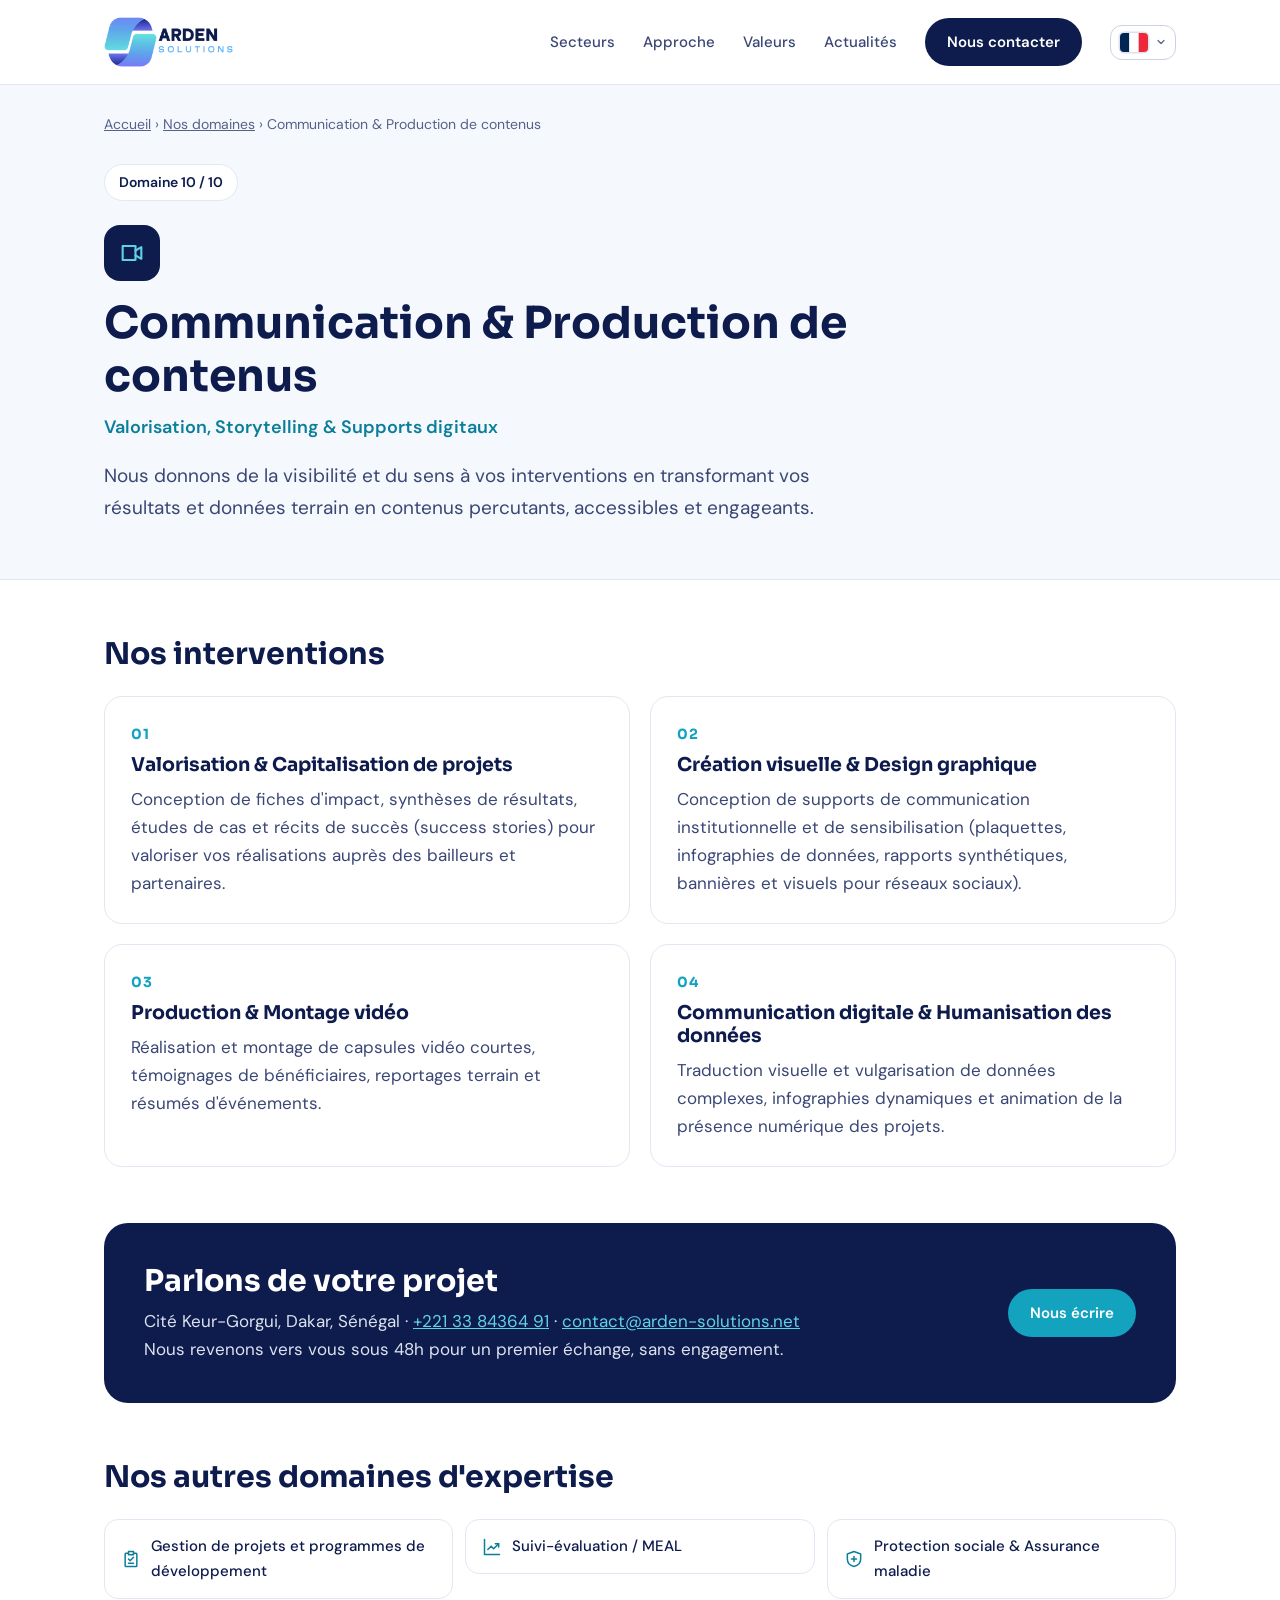
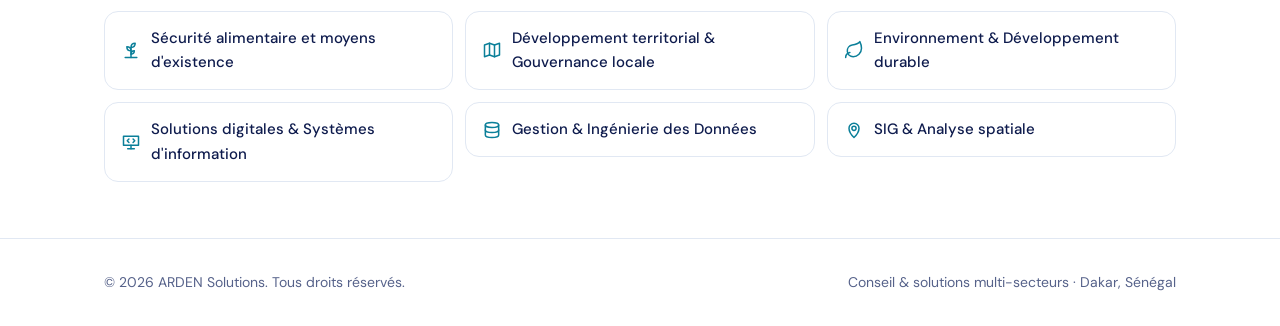
<file: domaines/communication-et-production-de-contenus.html>
<!DOCTYPE html>
<html lang="fr">
<head>
<meta charset="utf-8">
<meta name="viewport" content="width=device-width, initial-scale=1">
<meta name="color-scheme" content="only light">
<title>Communication &amp; Production de contenus au Sénégal | ARDEN Solutions</title>
<meta name="description" content="Nous donnons de la visibilité et du sens à vos interventions en transformant vos résultats et données terrain en contenus percutants, accessibles et…">
<link rel="canonical" href="https://arden-solutions.net/domaines/communication-et-production-de-contenus.html">
<link rel="alternate" hreflang="fr" href="https://arden-solutions.net/domaines/communication-et-production-de-contenus.html">
<link rel="alternate" hreflang="en" href="https://arden-solutions.net/domaines/communication-et-production-de-contenus.html?lang=en">
<link rel="alternate" hreflang="ar" href="https://arden-solutions.net/domaines/communication-et-production-de-contenus.html?lang=ar">
<link rel="alternate" hreflang="ja" href="https://arden-solutions.net/domaines/communication-et-production-de-contenus.html?lang=ja">
<link rel="alternate" hreflang="it" href="https://arden-solutions.net/domaines/communication-et-production-de-contenus.html?lang=it">
<link rel="alternate" hreflang="de" href="https://arden-solutions.net/domaines/communication-et-production-de-contenus.html?lang=de">
<link rel="alternate" hreflang="x-default" href="https://arden-solutions.net/domaines/communication-et-production-de-contenus.html">
<script src="/assets/i18n.js"></script>
<link rel="icon" href="/favicon.ico?v=2" sizes="any">
<link rel="icon" type="image/png" sizes="32x32" href="/favicon-32.png?v=2">
<link rel="apple-touch-icon" href="/apple-touch-icon.png?v=2">
<meta name="theme-color" content="#0E1B4D">
<meta property="og:type" content="website">
<meta property="og:locale" content="fr_FR">
<meta property="og:site_name" content="ARDEN Solutions">
<meta property="og:url" content="https://arden-solutions.net/domaines/communication-et-production-de-contenus.html">
<meta property="og:title" content="Communication &amp; Production de contenus au Sénégal | ARDEN Solutions">
<meta property="og:description" content="Nous donnons de la visibilité et du sens à vos interventions en transformant vos résultats et données terrain en contenus percutants, accessibles et…">
<meta property="og:image" content="https://arden-solutions.net/og-image.png">
<meta name="twitter:card" content="summary_large_image">
<link rel="preconnect" href="https://fonts.googleapis.com">
<link rel="preconnect" href="https://fonts.gstatic.com" crossorigin>
<link href="https://fonts.googleapis.com/css2?family=DM+Sans:wght@400;500;600&family=Sora:wght@600;700&display=swap" rel="stylesheet">
<style>
:root{color-scheme:only light;--navy:#0E1B4D;--ink:#3A4775;--muted:#56628A;--teal:#0B7F99;--teal2:#13A3BF;--line:#E1E8F3;--soft:#F5F8FC;--tint:#E3F5F9}
*{margin:0;padding:0;box-sizing:border-box}
body{background:#fff;color:var(--ink);font:17px/1.65 'DM Sans',-apple-system,BlinkMacSystemFont,sans-serif}
h1,h2,h3{font-family:'Sora','DM Sans',sans-serif;color:var(--navy);line-height:1.2}
a{color:var(--teal)}
.wrap{max-width:1120px;margin:0 auto;padding:0 24px}
header{border-bottom:1px solid var(--line);background:#fff}
header .wrap{display:flex;align-items:center;justify-content:space-between;gap:16px;height:84px}
header img{height:50px;width:auto;display:block}
header nav{display:flex;align-items:center;gap:28px;font-size:15px}
header nav a{color:var(--ink);text-decoration:none;font-weight:500}
.btn{display:inline-block;background:var(--navy);color:#fff!important;text-decoration:none;font-weight:600;padding:12px 22px;border-radius:999px;font-size:15px}
.btn.alt{background:#fff;color:var(--navy)!important;border:1px solid var(--line)}
.crumbs{font-size:14px;color:var(--muted);padding:28px 0 0}
.crumbs a{color:var(--muted)}
.hero{background:var(--soft);border-bottom:1px solid var(--line)}
.hero .wrap{padding-bottom:56px}
.eyebrow{display:inline-flex;align-items:center;gap:8px;margin-top:28px;background:#fff;border:1px solid var(--line);border-radius:999px;padding:6px 14px;font-size:14px;color:var(--navy);font-weight:600}
.ico{width:56px;height:56px;border-radius:16px;background:var(--navy);color:#5FD2E6;display:flex;align-items:center;justify-content:center;margin:24px 0 16px}
h1{font-size:44px;max-width:820px}
.tag{color:var(--teal);font-weight:600;margin-top:10px;font-size:18px}
.intro{max-width:780px;margin-top:18px;font-size:19px}
.intro strong{color:var(--navy)}
section{padding:56px 0}
h2{font-size:30px;margin-bottom:24px}
.grid{display:grid;grid-template-columns:repeat(2,1fr);gap:20px}
.card{border:1px solid var(--line);border-radius:18px;padding:26px;background:#fff}
.card h3{font-size:19px;margin-bottom:8px}
.n{font-family:'Sora',sans-serif;font-weight:700;color:var(--teal2);font-size:14px;letter-spacing:.08em;margin-bottom:8px}
.cta{background:var(--navy);color:#DCE3EF;border-radius:24px;padding:40px;display:flex;justify-content:space-between;align-items:center;gap:24px;flex-wrap:wrap}
.cta h2{color:#fff;margin-bottom:8px}
.cta a.btn{background:#13A3BF}
.cta .coords a{color:#5FD2E6}
.others{display:grid;grid-template-columns:repeat(3,1fr);gap:12px;list-style:none}
.others a{display:flex;gap:10px;align-items:center;border:1px solid var(--line);border-radius:14px;padding:14px 16px;text-decoration:none;color:var(--navy);font-weight:500;font-size:15px;background:#fff}
.others a:hover{border-color:var(--teal2);background:var(--tint)}
.others svg{flex:none;color:var(--teal)}
footer{border-top:1px solid var(--line);padding:32px 0;font-size:14px;color:var(--muted)}
footer .wrap{display:flex;justify-content:space-between;gap:16px;flex-wrap:wrap}
@media (max-width:900px){.others{grid-template-columns:repeat(2,1fr)}h1{font-size:36px}}
@media (max-width:760px){header nav a:not(.btn):not(.news){display:none}header nav{gap:16px}.btn{padding:10px 16px;font-size:14px}.grid,.others{grid-template-columns:1fr}h1{font-size:30px}h2{font-size:24px}.cta{padding:28px}.wrap{padding:0 16px}header img{height:42px}}
</style>
<script type="application/ld+json">{"@context": "https://schema.org", "@graph": [{"@type": "Service", "@id": "https://arden-solutions.net/domaines/communication-et-production-de-contenus.html#service", "name": "Communication & Production de contenus", "serviceType": "Communication & Production de contenus", "description": "Nous donnons de la visibilité et du sens à vos interventions en transformant vos résultats et données terrain en contenus percutants, accessibles et engageants.", "url": "https://arden-solutions.net/domaines/communication-et-production-de-contenus.html", "provider": {"@id": "https://arden-solutions.net/#organisation"}, "areaServed": [{"@type": "Country", "name": "Sénégal"}, {"@type": "Place", "name": "Afrique de l'Ouest"}], "hasOfferCatalog": {"@type": "OfferCatalog", "name": "Nos interventions", "itemListElement": [{"@type": "Offer", "itemOffered": {"@type": "Service", "name": "Valorisation & Capitalisation de projets", "description": "Conception de fiches d'impact, synthèses de résultats, études de cas et récits de succès (success stories) pour valoriser vos réalisations auprès des bailleurs et partenaires."}}, {"@type": "Offer", "itemOffered": {"@type": "Service", "name": "Création visuelle & Design graphique", "description": "Conception de supports de communication institutionnelle et de sensibilisation (plaquettes, infographies de données, rapports synthétiques, bannières et visuels pour réseaux sociaux)."}}, {"@type": "Offer", "itemOffered": {"@type": "Service", "name": "Production & Montage vidéo", "description": "Réalisation et montage de capsules vidéo courtes, témoignages de bénéficiaires, reportages terrain et résumés d'événements."}}, {"@type": "Offer", "itemOffered": {"@type": "Service", "name": "Communication digitale & Humanisation des données", "description": "Traduction visuelle et vulgarisation de données complexes, infographies dynamiques et animation de la présence numérique des projets."}}]}}, {"@type": "ProfessionalService", "@id": "https://arden-solutions.net/#organisation", "name": "ARDEN Solutions", "url": "https://arden-solutions.net/", "logo": "https://arden-solutions.net/logo.png", "email": "contact@arden-solutions.net", "telephone": "+221 33 84364 91", "address": {"@type": "PostalAddress", "streetAddress": "Cité Keur-Gorgui", "addressLocality": "Dakar", "addressCountry": "SN"}}, {"@type": "BreadcrumbList", "itemListElement": [{"@type": "ListItem", "position": 1, "name": "Accueil", "item": "https://arden-solutions.net/"}, {"@type": "ListItem", "position": 2, "name": "Nos domaines", "item": "https://arden-solutions.net/#secteurs"}, {"@type": "ListItem", "position": 3, "name": "Communication & Production de contenus", "item": "https://arden-solutions.net/domaines/communication-et-production-de-contenus.html"}]}]}</script>
</head>
<body>
<header><div class="wrap">
<a href="/" aria-label="ARDEN Solutions, accueil"><img src="/logo.png" alt="ARDEN Solutions" width="129" height="50"></a>
<nav aria-label="Navigation principale"><a href="/#secteurs">Secteurs</a><a href="/#approche">Approche</a><a href="/#valeurs">Valeurs</a><a class="news" href="/actualites/">Actualités</a><a class="btn" href="/#contact">Nous contacter</a></nav>
</div></header>
<main>
<div class="hero"><div class="wrap">
<nav class="crumbs" aria-label="Fil d'Ariane"><a href="/">Accueil</a> › <a href="/#secteurs">Nos domaines</a> › Communication &amp; Production de contenus</nav>
<div class="eyebrow">Domaine 10 / 10</div>
<div class="ico"><svg width="28" height="28" viewBox="0 0 24 24" fill="none" stroke="currentColor" stroke-width="1.8" stroke-linecap="round" stroke-linejoin="round" aria-hidden="true"><path d="M4 6h11v12H4z"/><path d="M15 10l5-3v10l-5-3"/></svg></div>
<h1>Communication &amp; Production de contenus</h1>
<p class="tag">Valorisation, Storytelling &amp; Supports digitaux</p>
<p class="intro">Nous donnons de la visibilité et du sens à vos interventions en transformant vos résultats et données terrain en contenus percutants, accessibles et engageants.</p>
</div></div>
<section><div class="wrap">
<h2>Nos interventions</h2>
<div class="grid"><article class="card"><div class="n">01</div><h3>Valorisation &amp; Capitalisation de projets</h3><p>Conception de fiches d&#x27;impact, synthèses de résultats, études de cas et récits de succès (success stories) pour valoriser vos réalisations auprès des bailleurs et partenaires.</p></article><article class="card"><div class="n">02</div><h3>Création visuelle &amp; Design graphique</h3><p>Conception de supports de communication institutionnelle et de sensibilisation (plaquettes, infographies de données, rapports synthétiques, bannières et visuels pour réseaux sociaux).</p></article><article class="card"><div class="n">03</div><h3>Production &amp; Montage vidéo</h3><p>Réalisation et montage de capsules vidéo courtes, témoignages de bénéficiaires, reportages terrain et résumés d&#x27;événements.</p></article><article class="card"><div class="n">04</div><h3>Communication digitale &amp; Humanisation des données</h3><p>Traduction visuelle et vulgarisation de données complexes, infographies dynamiques et animation de la présence numérique des projets.</p></article></div>
</div></section>
<section style="padding-top:0"><div class="wrap">
<div class="cta">
<div><h2>Parlons de votre projet</h2>
<p class="coords">Cité Keur-Gorgui, Dakar, Sénégal · <a href="tel:+221338436491">+221 33 84364 91</a> · <a href="mailto:contact@arden-solutions.net">contact@arden-solutions.net</a></p>
<p>Nous revenons vers vous sous 48h pour un premier échange, sans engagement.</p></div>
<a class="btn" href="/#contact">Nous écrire</a>
</div>
</div></section>
<section style="padding-top:0"><div class="wrap">
<h2>Nos autres domaines d'expertise</h2>
<ul class="others"><li><a href="/domaines/gestion-de-projets-et-programmes.html"><svg width="20" height="20" viewBox="0 0 24 24" fill="none" stroke="currentColor" stroke-width="1.8" stroke-linecap="round" stroke-linejoin="round" aria-hidden="true"><path d="M9 5H6a1 1 0 0 0-1 1v14a1 1 0 0 0 1 1h12a1 1 0 0 0 1-1V6a1 1 0 0 0-1-1h-3"/><path d="M9 3h6v4H9z"/><path d="M9 12l2 2 4-4"/><path d="M9 17h6"/></svg>Gestion de projets et programmes de développement</a></li><li><a href="/domaines/suivi-evaluation-meal.html"><svg width="20" height="20" viewBox="0 0 24 24" fill="none" stroke="currentColor" stroke-width="1.8" stroke-linecap="round" stroke-linejoin="round" aria-hidden="true"><path d="M3 3v18h18"/><path d="M7 15l4-4 3 3 6-6"/><path d="M16 8h4v4"/></svg>Suivi-évaluation / MEAL</a></li><li><a href="/domaines/protection-sociale-et-assurance-maladie.html"><svg width="20" height="20" viewBox="0 0 24 24" fill="none" stroke="currentColor" stroke-width="1.8" stroke-linecap="round" stroke-linejoin="round" aria-hidden="true"><path d="M12 3l8 3v6c0 5-3.5 8-8 9-4.5-1-8-4-8-9V6z"/><path d="M12 9v6"/><path d="M9 12h6"/></svg>Protection sociale &amp; Assurance maladie</a></li><li><a href="/domaines/securite-alimentaire-et-moyens-d-existence.html"><svg width="20" height="20" viewBox="0 0 24 24" fill="none" stroke="currentColor" stroke-width="1.8" stroke-linecap="round" stroke-linejoin="round" aria-hidden="true"><path d="M12 21V9"/><path d="M12 9c0-3 2-5 5-5 0 3-2 5-5 5z"/><path d="M12 13c0-3-2-5-5-5 0 3 2 5 5 5z"/><path d="M12 17c0-2.5 2-4 4-4 0 2.5-2 4-4 4z"/><path d="M5 21h14"/></svg>Sécurité alimentaire et moyens d&#x27;existence</a></li><li><a href="/domaines/developpement-territorial-et-gouvernance-locale.html"><svg width="20" height="20" viewBox="0 0 24 24" fill="none" stroke="currentColor" stroke-width="1.8" stroke-linecap="round" stroke-linejoin="round" aria-hidden="true"><path d="M9 4L3 6v14l6-2 6 2 6-2V4l-6 2-6-2z"/><path d="M9 4v14"/><path d="M15 6v14"/></svg>Développement territorial &amp; Gouvernance locale</a></li><li><a href="/domaines/environnement-et-developpement-durable.html"><svg width="20" height="20" viewBox="0 0 24 24" fill="none" stroke="currentColor" stroke-width="1.8" stroke-linecap="round" stroke-linejoin="round" aria-hidden="true"><path d="M11 20A7 7 0 0 1 9.8 6.1C15.5 5 17 4.48 19 2c1 2 2 4.18 2 8 0 5.5-4.78 10-10 10z"/><path d="M2 21c0-3 1.85-5.36 5.08-6"/></svg>Environnement &amp; Développement durable</a></li><li><a href="/domaines/systemes-d-information-et-digitalisation.html"><svg width="20" height="20" viewBox="0 0 24 24" fill="none" stroke="currentColor" stroke-width="1.8" stroke-linecap="round" stroke-linejoin="round" aria-hidden="true"><path d="M3 5h18v11H3z"/><path d="M8 20h8"/><path d="M12 16v4"/><path d="M9.5 8.5l-2 2 2 2"/><path d="M14.5 8.5l2 2-2 2"/></svg>Solutions digitales &amp; Systèmes d&#x27;information</a></li><li><a href="/domaines/gestion-et-ingenierie-des-donnees.html"><svg width="20" height="20" viewBox="0 0 24 24" fill="none" stroke="currentColor" stroke-width="1.8" stroke-linecap="round" stroke-linejoin="round" aria-hidden="true"><path d="M4 6c0-1.7 3.6-3 8-3s8 1.3 8 3-3.6 3-8 3-8-1.3-8-3z"/><path d="M4 6v6c0 1.7 3.6 3 8 3s8-1.3 8-3V6"/><path d="M4 12v6c0 1.7 3.6 3 8 3s8-1.3 8-3v-6"/></svg>Gestion &amp; Ingénierie des Données</a></li><li><a href="/domaines/sig-et-analyse-spatiale.html"><svg width="20" height="20" viewBox="0 0 24 24" fill="none" stroke="currentColor" stroke-width="1.8" stroke-linecap="round" stroke-linejoin="round" aria-hidden="true"><path d="M12 21s-6-5.5-6-11a6 6 0 0 1 12 0c0 5.5-6 11-6 11z"/><path d="M12 7.5a2.5 2.5 0 1 0 0 5 2.5 2.5 0 1 0 0-5z"/></svg>SIG &amp; Analyse spatiale</a></li></ul>
</div></section>
</main>
<footer><div class="wrap"><span>© 2026 ARDEN Solutions. Tous droits réservés.</span><span>Conseil &amp; solutions multi-secteurs · Dakar, Sénégal</span></div></footer>
</body>
</html>
</file>
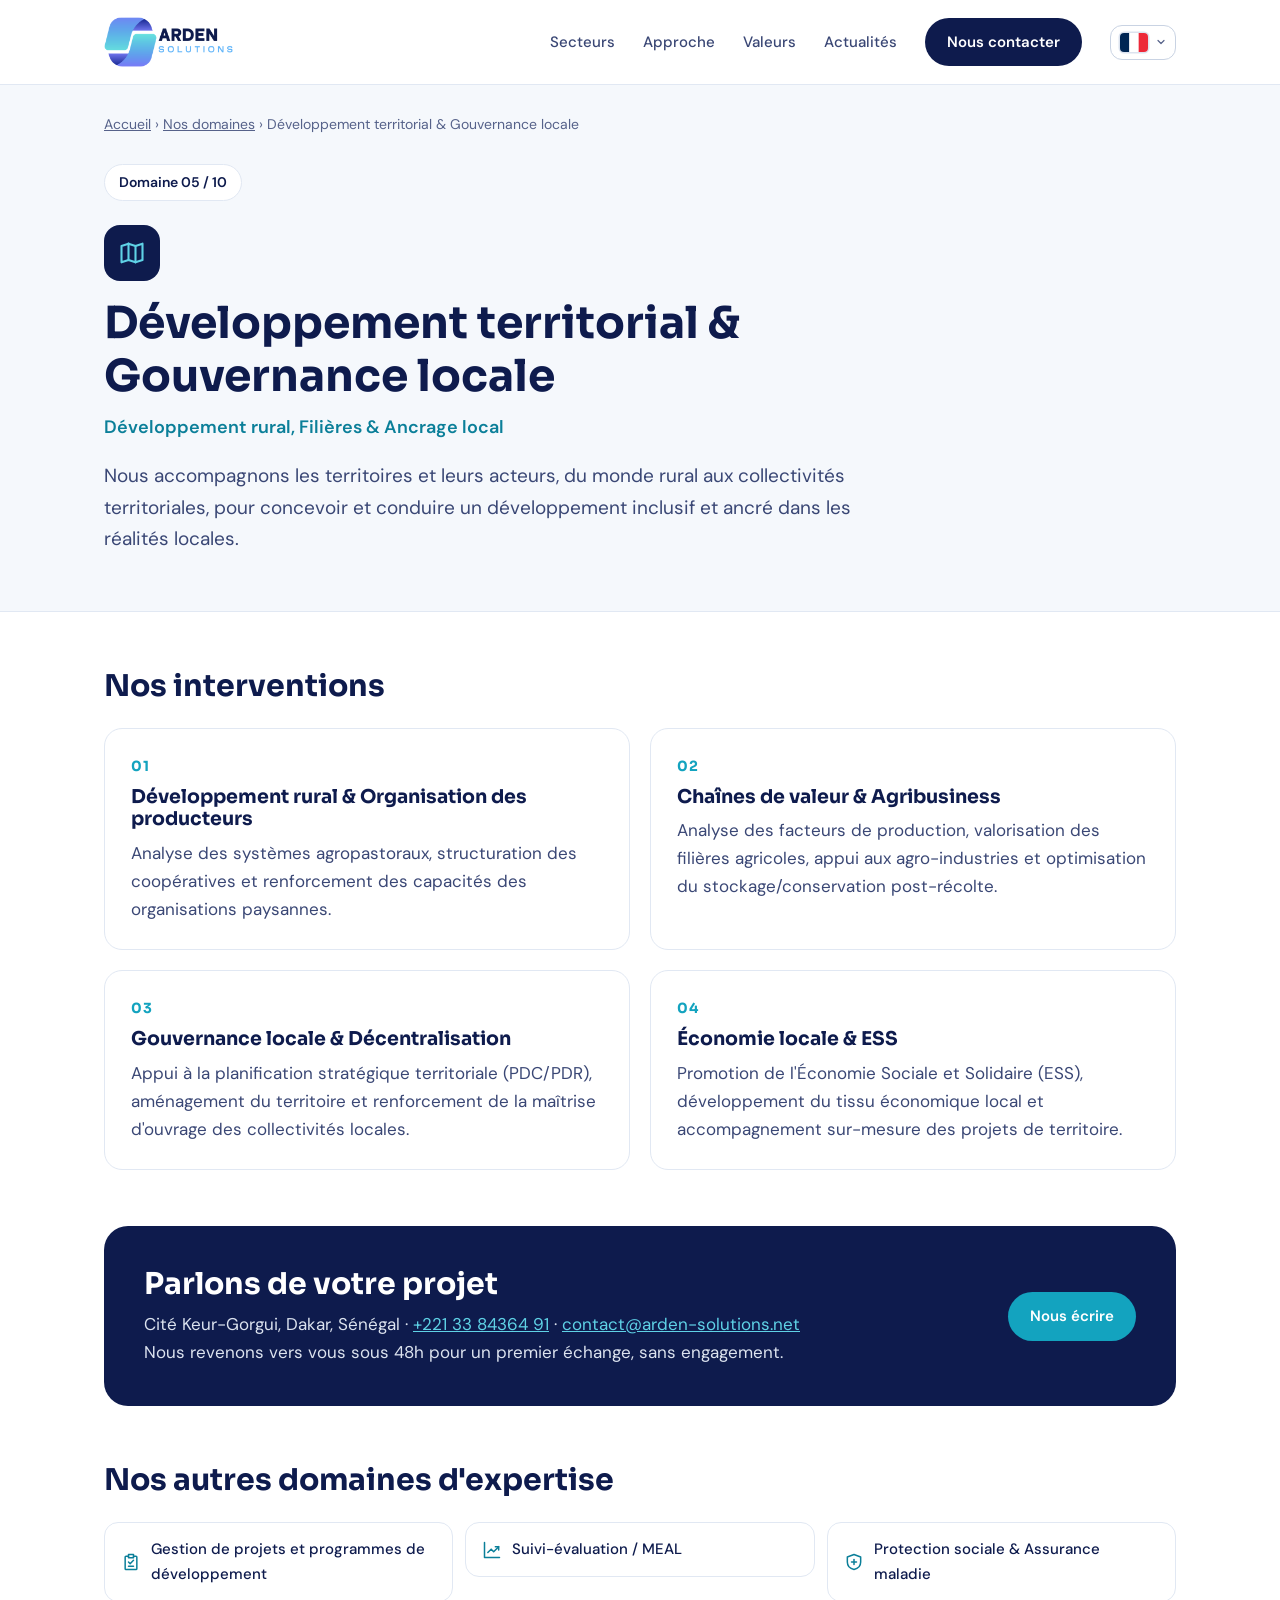
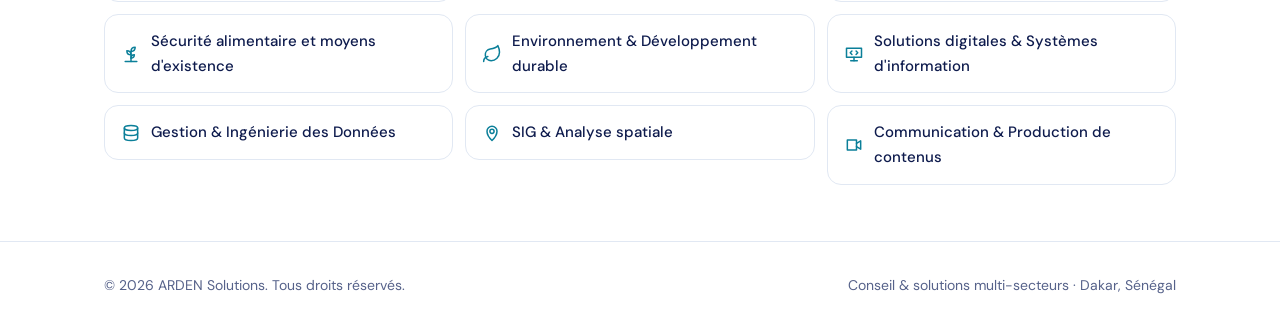
<file: domaines/developpement-territorial-et-gouvernance-locale.html>
<!DOCTYPE html>
<html lang="fr">
<head>
<meta charset="utf-8">
<meta name="viewport" content="width=device-width, initial-scale=1">
<meta name="color-scheme" content="only light">
<title>Développement territorial &amp; Gouvernance locale au Sénégal | ARDEN Solutions</title>
<meta name="description" content="Nous accompagnons les territoires et leurs acteurs, du monde rural aux collectivités territoriales, pour concevoir et conduire un développement…">
<link rel="canonical" href="https://arden-solutions.net/domaines/developpement-territorial-et-gouvernance-locale.html">
<link rel="alternate" hreflang="fr" href="https://arden-solutions.net/domaines/developpement-territorial-et-gouvernance-locale.html">
<link rel="alternate" hreflang="en" href="https://arden-solutions.net/domaines/developpement-territorial-et-gouvernance-locale.html?lang=en">
<link rel="alternate" hreflang="ar" href="https://arden-solutions.net/domaines/developpement-territorial-et-gouvernance-locale.html?lang=ar">
<link rel="alternate" hreflang="ja" href="https://arden-solutions.net/domaines/developpement-territorial-et-gouvernance-locale.html?lang=ja">
<link rel="alternate" hreflang="it" href="https://arden-solutions.net/domaines/developpement-territorial-et-gouvernance-locale.html?lang=it">
<link rel="alternate" hreflang="de" href="https://arden-solutions.net/domaines/developpement-territorial-et-gouvernance-locale.html?lang=de">
<link rel="alternate" hreflang="x-default" href="https://arden-solutions.net/domaines/developpement-territorial-et-gouvernance-locale.html">
<script src="/assets/i18n.js"></script>
<link rel="icon" href="/favicon.ico?v=2" sizes="any">
<link rel="icon" type="image/png" sizes="32x32" href="/favicon-32.png?v=2">
<link rel="apple-touch-icon" href="/apple-touch-icon.png?v=2">
<meta name="theme-color" content="#0E1B4D">
<meta property="og:type" content="website">
<meta property="og:locale" content="fr_FR">
<meta property="og:site_name" content="ARDEN Solutions">
<meta property="og:url" content="https://arden-solutions.net/domaines/developpement-territorial-et-gouvernance-locale.html">
<meta property="og:title" content="Développement territorial &amp; Gouvernance locale au Sénégal | ARDEN Solutions">
<meta property="og:description" content="Nous accompagnons les territoires et leurs acteurs, du monde rural aux collectivités territoriales, pour concevoir et conduire un développement…">
<meta property="og:image" content="https://arden-solutions.net/og-image.png">
<meta name="twitter:card" content="summary_large_image">
<link rel="preconnect" href="https://fonts.googleapis.com">
<link rel="preconnect" href="https://fonts.gstatic.com" crossorigin>
<link href="https://fonts.googleapis.com/css2?family=DM+Sans:wght@400;500;600&family=Sora:wght@600;700&display=swap" rel="stylesheet">
<style>
:root{color-scheme:only light;--navy:#0E1B4D;--ink:#3A4775;--muted:#56628A;--teal:#0B7F99;--teal2:#13A3BF;--line:#E1E8F3;--soft:#F5F8FC;--tint:#E3F5F9}
*{margin:0;padding:0;box-sizing:border-box}
body{background:#fff;color:var(--ink);font:17px/1.65 'DM Sans',-apple-system,BlinkMacSystemFont,sans-serif}
h1,h2,h3{font-family:'Sora','DM Sans',sans-serif;color:var(--navy);line-height:1.2}
a{color:var(--teal)}
.wrap{max-width:1120px;margin:0 auto;padding:0 24px}
header{border-bottom:1px solid var(--line);background:#fff}
header .wrap{display:flex;align-items:center;justify-content:space-between;gap:16px;height:84px}
header img{height:50px;width:auto;display:block}
header nav{display:flex;align-items:center;gap:28px;font-size:15px}
header nav a{color:var(--ink);text-decoration:none;font-weight:500}
.btn{display:inline-block;background:var(--navy);color:#fff!important;text-decoration:none;font-weight:600;padding:12px 22px;border-radius:999px;font-size:15px}
.btn.alt{background:#fff;color:var(--navy)!important;border:1px solid var(--line)}
.crumbs{font-size:14px;color:var(--muted);padding:28px 0 0}
.crumbs a{color:var(--muted)}
.hero{background:var(--soft);border-bottom:1px solid var(--line)}
.hero .wrap{padding-bottom:56px}
.eyebrow{display:inline-flex;align-items:center;gap:8px;margin-top:28px;background:#fff;border:1px solid var(--line);border-radius:999px;padding:6px 14px;font-size:14px;color:var(--navy);font-weight:600}
.ico{width:56px;height:56px;border-radius:16px;background:var(--navy);color:#5FD2E6;display:flex;align-items:center;justify-content:center;margin:24px 0 16px}
h1{font-size:44px;max-width:820px}
.tag{color:var(--teal);font-weight:600;margin-top:10px;font-size:18px}
.intro{max-width:780px;margin-top:18px;font-size:19px}
.intro strong{color:var(--navy)}
section{padding:56px 0}
h2{font-size:30px;margin-bottom:24px}
.grid{display:grid;grid-template-columns:repeat(2,1fr);gap:20px}
.card{border:1px solid var(--line);border-radius:18px;padding:26px;background:#fff}
.card h3{font-size:19px;margin-bottom:8px}
.n{font-family:'Sora',sans-serif;font-weight:700;color:var(--teal2);font-size:14px;letter-spacing:.08em;margin-bottom:8px}
.cta{background:var(--navy);color:#DCE3EF;border-radius:24px;padding:40px;display:flex;justify-content:space-between;align-items:center;gap:24px;flex-wrap:wrap}
.cta h2{color:#fff;margin-bottom:8px}
.cta a.btn{background:#13A3BF}
.cta .coords a{color:#5FD2E6}
.others{display:grid;grid-template-columns:repeat(3,1fr);gap:12px;list-style:none}
.others a{display:flex;gap:10px;align-items:center;border:1px solid var(--line);border-radius:14px;padding:14px 16px;text-decoration:none;color:var(--navy);font-weight:500;font-size:15px;background:#fff}
.others a:hover{border-color:var(--teal2);background:var(--tint)}
.others svg{flex:none;color:var(--teal)}
footer{border-top:1px solid var(--line);padding:32px 0;font-size:14px;color:var(--muted)}
footer .wrap{display:flex;justify-content:space-between;gap:16px;flex-wrap:wrap}
@media (max-width:900px){.others{grid-template-columns:repeat(2,1fr)}h1{font-size:36px}}
@media (max-width:760px){header nav a:not(.btn):not(.news){display:none}header nav{gap:16px}.btn{padding:10px 16px;font-size:14px}.grid,.others{grid-template-columns:1fr}h1{font-size:30px}h2{font-size:24px}.cta{padding:28px}.wrap{padding:0 16px}header img{height:42px}}
</style>
<script type="application/ld+json">{"@context": "https://schema.org", "@graph": [{"@type": "Service", "@id": "https://arden-solutions.net/domaines/developpement-territorial-et-gouvernance-locale.html#service", "name": "Développement territorial & Gouvernance locale", "serviceType": "Développement territorial & Gouvernance locale", "description": "Nous accompagnons les territoires et leurs acteurs, du monde rural aux collectivités territoriales, pour concevoir et conduire un développement inclusif et ancré dans les réalités locales.", "url": "https://arden-solutions.net/domaines/developpement-territorial-et-gouvernance-locale.html", "provider": {"@id": "https://arden-solutions.net/#organisation"}, "areaServed": [{"@type": "Country", "name": "Sénégal"}, {"@type": "Place", "name": "Afrique de l'Ouest"}], "hasOfferCatalog": {"@type": "OfferCatalog", "name": "Nos interventions", "itemListElement": [{"@type": "Offer", "itemOffered": {"@type": "Service", "name": "Développement rural & Organisation des producteurs", "description": "Analyse des systèmes agropastoraux, structuration des coopératives et renforcement des capacités des organisations paysannes."}}, {"@type": "Offer", "itemOffered": {"@type": "Service", "name": "Chaînes de valeur & Agribusiness", "description": "Analyse des facteurs de production, valorisation des filières agricoles, appui aux agro-industries et optimisation du stockage/conservation post-récolte."}}, {"@type": "Offer", "itemOffered": {"@type": "Service", "name": "Gouvernance locale & Décentralisation", "description": "Appui à la planification stratégique territoriale (PDC/PDR), aménagement du territoire et renforcement de la maîtrise d'ouvrage des collectivités locales."}}, {"@type": "Offer", "itemOffered": {"@type": "Service", "name": "Économie locale & ESS", "description": "Promotion de l'Économie Sociale et Solidaire (ESS), développement du tissu économique local et accompagnement sur-mesure des projets de territoire."}}]}}, {"@type": "ProfessionalService", "@id": "https://arden-solutions.net/#organisation", "name": "ARDEN Solutions", "url": "https://arden-solutions.net/", "logo": "https://arden-solutions.net/logo.png", "email": "contact@arden-solutions.net", "telephone": "+221 33 84364 91", "address": {"@type": "PostalAddress", "streetAddress": "Cité Keur-Gorgui", "addressLocality": "Dakar", "addressCountry": "SN"}}, {"@type": "BreadcrumbList", "itemListElement": [{"@type": "ListItem", "position": 1, "name": "Accueil", "item": "https://arden-solutions.net/"}, {"@type": "ListItem", "position": 2, "name": "Nos domaines", "item": "https://arden-solutions.net/#secteurs"}, {"@type": "ListItem", "position": 3, "name": "Développement territorial & Gouvernance locale", "item": "https://arden-solutions.net/domaines/developpement-territorial-et-gouvernance-locale.html"}]}]}</script>
</head>
<body>
<header><div class="wrap">
<a href="/" aria-label="ARDEN Solutions, accueil"><img src="/logo.png" alt="ARDEN Solutions" width="129" height="50"></a>
<nav aria-label="Navigation principale"><a href="/#secteurs">Secteurs</a><a href="/#approche">Approche</a><a href="/#valeurs">Valeurs</a><a class="news" href="/actualites/">Actualités</a><a class="btn" href="/#contact">Nous contacter</a></nav>
</div></header>
<main>
<div class="hero"><div class="wrap">
<nav class="crumbs" aria-label="Fil d'Ariane"><a href="/">Accueil</a> › <a href="/#secteurs">Nos domaines</a> › Développement territorial &amp; Gouvernance locale</nav>
<div class="eyebrow">Domaine 05 / 10</div>
<div class="ico"><svg width="28" height="28" viewBox="0 0 24 24" fill="none" stroke="currentColor" stroke-width="1.8" stroke-linecap="round" stroke-linejoin="round" aria-hidden="true"><path d="M9 4L3 6v14l6-2 6 2 6-2V4l-6 2-6-2z"/><path d="M9 4v14"/><path d="M15 6v14"/></svg></div>
<h1>Développement territorial &amp; Gouvernance locale</h1>
<p class="tag">Développement rural, Filières &amp; Ancrage local</p>
<p class="intro">Nous accompagnons les territoires et leurs acteurs, du monde rural aux collectivités territoriales, pour concevoir et conduire un développement inclusif et ancré dans les réalités locales.</p>
</div></div>
<section><div class="wrap">
<h2>Nos interventions</h2>
<div class="grid"><article class="card"><div class="n">01</div><h3>Développement rural &amp; Organisation des producteurs</h3><p>Analyse des systèmes agropastoraux, structuration des coopératives et renforcement des capacités des organisations paysannes.</p></article><article class="card"><div class="n">02</div><h3>Chaînes de valeur &amp; Agribusiness</h3><p>Analyse des facteurs de production, valorisation des filières agricoles, appui aux agro-industries et optimisation du stockage/conservation post-récolte.</p></article><article class="card"><div class="n">03</div><h3>Gouvernance locale &amp; Décentralisation</h3><p>Appui à la planification stratégique territoriale (PDC/PDR), aménagement du territoire et renforcement de la maîtrise d&#x27;ouvrage des collectivités locales.</p></article><article class="card"><div class="n">04</div><h3>Économie locale &amp; ESS</h3><p>Promotion de l&#x27;Économie Sociale et Solidaire (ESS), développement du tissu économique local et accompagnement sur-mesure des projets de territoire.</p></article></div>
</div></section>
<section style="padding-top:0"><div class="wrap">
<div class="cta">
<div><h2>Parlons de votre projet</h2>
<p class="coords">Cité Keur-Gorgui, Dakar, Sénégal · <a href="tel:+221338436491">+221 33 84364 91</a> · <a href="mailto:contact@arden-solutions.net">contact@arden-solutions.net</a></p>
<p>Nous revenons vers vous sous 48h pour un premier échange, sans engagement.</p></div>
<a class="btn" href="/#contact">Nous écrire</a>
</div>
</div></section>
<section style="padding-top:0"><div class="wrap">
<h2>Nos autres domaines d'expertise</h2>
<ul class="others"><li><a href="/domaines/gestion-de-projets-et-programmes.html"><svg width="20" height="20" viewBox="0 0 24 24" fill="none" stroke="currentColor" stroke-width="1.8" stroke-linecap="round" stroke-linejoin="round" aria-hidden="true"><path d="M9 5H6a1 1 0 0 0-1 1v14a1 1 0 0 0 1 1h12a1 1 0 0 0 1-1V6a1 1 0 0 0-1-1h-3"/><path d="M9 3h6v4H9z"/><path d="M9 12l2 2 4-4"/><path d="M9 17h6"/></svg>Gestion de projets et programmes de développement</a></li><li><a href="/domaines/suivi-evaluation-meal.html"><svg width="20" height="20" viewBox="0 0 24 24" fill="none" stroke="currentColor" stroke-width="1.8" stroke-linecap="round" stroke-linejoin="round" aria-hidden="true"><path d="M3 3v18h18"/><path d="M7 15l4-4 3 3 6-6"/><path d="M16 8h4v4"/></svg>Suivi-évaluation / MEAL</a></li><li><a href="/domaines/protection-sociale-et-assurance-maladie.html"><svg width="20" height="20" viewBox="0 0 24 24" fill="none" stroke="currentColor" stroke-width="1.8" stroke-linecap="round" stroke-linejoin="round" aria-hidden="true"><path d="M12 3l8 3v6c0 5-3.5 8-8 9-4.5-1-8-4-8-9V6z"/><path d="M12 9v6"/><path d="M9 12h6"/></svg>Protection sociale &amp; Assurance maladie</a></li><li><a href="/domaines/securite-alimentaire-et-moyens-d-existence.html"><svg width="20" height="20" viewBox="0 0 24 24" fill="none" stroke="currentColor" stroke-width="1.8" stroke-linecap="round" stroke-linejoin="round" aria-hidden="true"><path d="M12 21V9"/><path d="M12 9c0-3 2-5 5-5 0 3-2 5-5 5z"/><path d="M12 13c0-3-2-5-5-5 0 3 2 5 5 5z"/><path d="M12 17c0-2.5 2-4 4-4 0 2.5-2 4-4 4z"/><path d="M5 21h14"/></svg>Sécurité alimentaire et moyens d&#x27;existence</a></li><li><a href="/domaines/environnement-et-developpement-durable.html"><svg width="20" height="20" viewBox="0 0 24 24" fill="none" stroke="currentColor" stroke-width="1.8" stroke-linecap="round" stroke-linejoin="round" aria-hidden="true"><path d="M11 20A7 7 0 0 1 9.8 6.1C15.5 5 17 4.48 19 2c1 2 2 4.18 2 8 0 5.5-4.78 10-10 10z"/><path d="M2 21c0-3 1.85-5.36 5.08-6"/></svg>Environnement &amp; Développement durable</a></li><li><a href="/domaines/systemes-d-information-et-digitalisation.html"><svg width="20" height="20" viewBox="0 0 24 24" fill="none" stroke="currentColor" stroke-width="1.8" stroke-linecap="round" stroke-linejoin="round" aria-hidden="true"><path d="M3 5h18v11H3z"/><path d="M8 20h8"/><path d="M12 16v4"/><path d="M9.5 8.5l-2 2 2 2"/><path d="M14.5 8.5l2 2-2 2"/></svg>Solutions digitales &amp; Systèmes d&#x27;information</a></li><li><a href="/domaines/gestion-et-ingenierie-des-donnees.html"><svg width="20" height="20" viewBox="0 0 24 24" fill="none" stroke="currentColor" stroke-width="1.8" stroke-linecap="round" stroke-linejoin="round" aria-hidden="true"><path d="M4 6c0-1.7 3.6-3 8-3s8 1.3 8 3-3.6 3-8 3-8-1.3-8-3z"/><path d="M4 6v6c0 1.7 3.6 3 8 3s8-1.3 8-3V6"/><path d="M4 12v6c0 1.7 3.6 3 8 3s8-1.3 8-3v-6"/></svg>Gestion &amp; Ingénierie des Données</a></li><li><a href="/domaines/sig-et-analyse-spatiale.html"><svg width="20" height="20" viewBox="0 0 24 24" fill="none" stroke="currentColor" stroke-width="1.8" stroke-linecap="round" stroke-linejoin="round" aria-hidden="true"><path d="M12 21s-6-5.5-6-11a6 6 0 0 1 12 0c0 5.5-6 11-6 11z"/><path d="M12 7.5a2.5 2.5 0 1 0 0 5 2.5 2.5 0 1 0 0-5z"/></svg>SIG &amp; Analyse spatiale</a></li><li><a href="/domaines/communication-et-production-de-contenus.html"><svg width="20" height="20" viewBox="0 0 24 24" fill="none" stroke="currentColor" stroke-width="1.8" stroke-linecap="round" stroke-linejoin="round" aria-hidden="true"><path d="M4 6h11v12H4z"/><path d="M15 10l5-3v10l-5-3"/></svg>Communication &amp; Production de contenus</a></li></ul>
</div></section>
</main>
<footer><div class="wrap"><span>© 2026 ARDEN Solutions. Tous droits réservés.</span><span>Conseil &amp; solutions multi-secteurs · Dakar, Sénégal</span></div></footer>
</body>
</html>
</file>
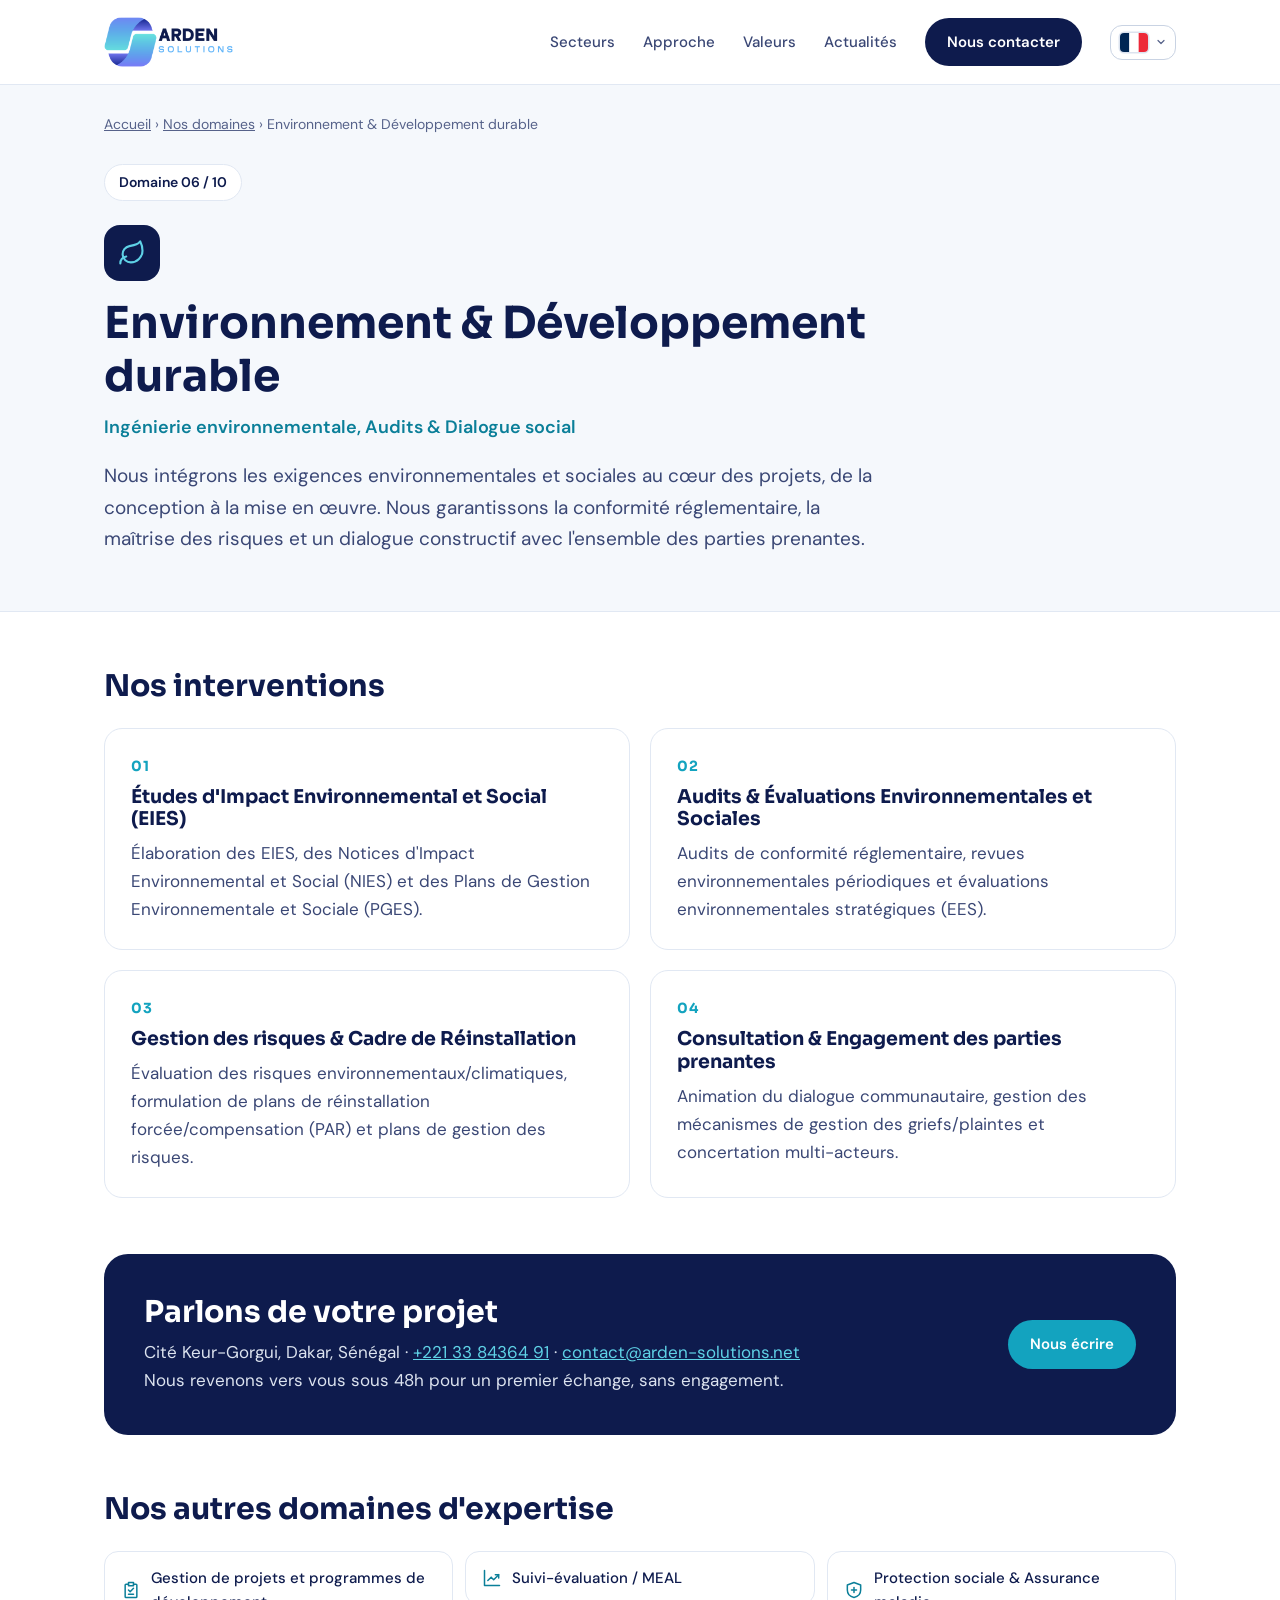
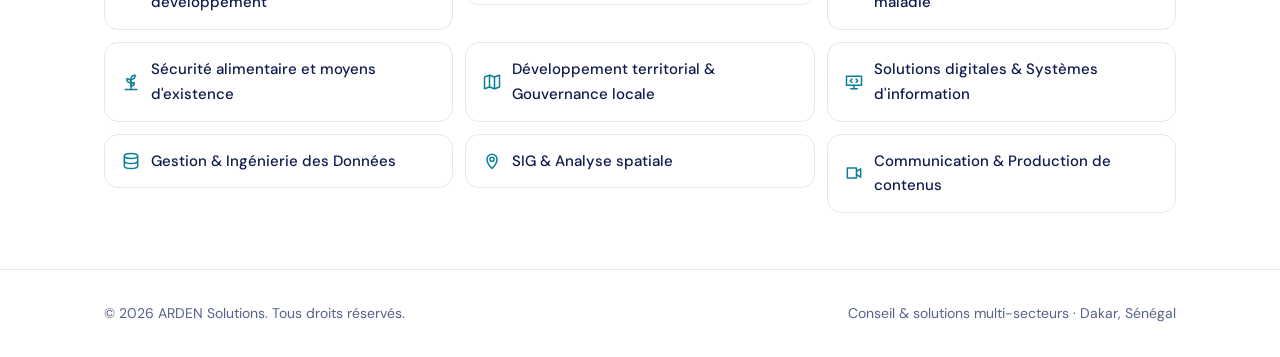
<file: domaines/environnement-et-developpement-durable.html>
<!DOCTYPE html>
<html lang="fr">
<head>
<meta charset="utf-8">
<meta name="viewport" content="width=device-width, initial-scale=1">
<meta name="color-scheme" content="only light">
<title>Environnement &amp; Développement durable au Sénégal | ARDEN Solutions</title>
<meta name="description" content="Nous intégrons les exigences environnementales et sociales au cœur des projets, de la conception à la mise en œuvre. Nous garantissons la conformité…">
<link rel="canonical" href="https://arden-solutions.net/domaines/environnement-et-developpement-durable.html">
<link rel="alternate" hreflang="fr" href="https://arden-solutions.net/domaines/environnement-et-developpement-durable.html">
<link rel="alternate" hreflang="en" href="https://arden-solutions.net/domaines/environnement-et-developpement-durable.html?lang=en">
<link rel="alternate" hreflang="ar" href="https://arden-solutions.net/domaines/environnement-et-developpement-durable.html?lang=ar">
<link rel="alternate" hreflang="ja" href="https://arden-solutions.net/domaines/environnement-et-developpement-durable.html?lang=ja">
<link rel="alternate" hreflang="it" href="https://arden-solutions.net/domaines/environnement-et-developpement-durable.html?lang=it">
<link rel="alternate" hreflang="de" href="https://arden-solutions.net/domaines/environnement-et-developpement-durable.html?lang=de">
<link rel="alternate" hreflang="x-default" href="https://arden-solutions.net/domaines/environnement-et-developpement-durable.html">
<script src="/assets/i18n.js"></script>
<link rel="icon" href="/favicon.ico?v=2" sizes="any">
<link rel="icon" type="image/png" sizes="32x32" href="/favicon-32.png?v=2">
<link rel="apple-touch-icon" href="/apple-touch-icon.png?v=2">
<meta name="theme-color" content="#0E1B4D">
<meta property="og:type" content="website">
<meta property="og:locale" content="fr_FR">
<meta property="og:site_name" content="ARDEN Solutions">
<meta property="og:url" content="https://arden-solutions.net/domaines/environnement-et-developpement-durable.html">
<meta property="og:title" content="Environnement &amp; Développement durable au Sénégal | ARDEN Solutions">
<meta property="og:description" content="Nous intégrons les exigences environnementales et sociales au cœur des projets, de la conception à la mise en œuvre. Nous garantissons la conformité…">
<meta property="og:image" content="https://arden-solutions.net/og-image.png">
<meta name="twitter:card" content="summary_large_image">
<link rel="preconnect" href="https://fonts.googleapis.com">
<link rel="preconnect" href="https://fonts.gstatic.com" crossorigin>
<link href="https://fonts.googleapis.com/css2?family=DM+Sans:wght@400;500;600&family=Sora:wght@600;700&display=swap" rel="stylesheet">
<style>
:root{color-scheme:only light;--navy:#0E1B4D;--ink:#3A4775;--muted:#56628A;--teal:#0B7F99;--teal2:#13A3BF;--line:#E1E8F3;--soft:#F5F8FC;--tint:#E3F5F9}
*{margin:0;padding:0;box-sizing:border-box}
body{background:#fff;color:var(--ink);font:17px/1.65 'DM Sans',-apple-system,BlinkMacSystemFont,sans-serif}
h1,h2,h3{font-family:'Sora','DM Sans',sans-serif;color:var(--navy);line-height:1.2}
a{color:var(--teal)}
.wrap{max-width:1120px;margin:0 auto;padding:0 24px}
header{border-bottom:1px solid var(--line);background:#fff}
header .wrap{display:flex;align-items:center;justify-content:space-between;gap:16px;height:84px}
header img{height:50px;width:auto;display:block}
header nav{display:flex;align-items:center;gap:28px;font-size:15px}
header nav a{color:var(--ink);text-decoration:none;font-weight:500}
.btn{display:inline-block;background:var(--navy);color:#fff!important;text-decoration:none;font-weight:600;padding:12px 22px;border-radius:999px;font-size:15px}
.btn.alt{background:#fff;color:var(--navy)!important;border:1px solid var(--line)}
.crumbs{font-size:14px;color:var(--muted);padding:28px 0 0}
.crumbs a{color:var(--muted)}
.hero{background:var(--soft);border-bottom:1px solid var(--line)}
.hero .wrap{padding-bottom:56px}
.eyebrow{display:inline-flex;align-items:center;gap:8px;margin-top:28px;background:#fff;border:1px solid var(--line);border-radius:999px;padding:6px 14px;font-size:14px;color:var(--navy);font-weight:600}
.ico{width:56px;height:56px;border-radius:16px;background:var(--navy);color:#5FD2E6;display:flex;align-items:center;justify-content:center;margin:24px 0 16px}
h1{font-size:44px;max-width:820px}
.tag{color:var(--teal);font-weight:600;margin-top:10px;font-size:18px}
.intro{max-width:780px;margin-top:18px;font-size:19px}
.intro strong{color:var(--navy)}
section{padding:56px 0}
h2{font-size:30px;margin-bottom:24px}
.grid{display:grid;grid-template-columns:repeat(2,1fr);gap:20px}
.card{border:1px solid var(--line);border-radius:18px;padding:26px;background:#fff}
.card h3{font-size:19px;margin-bottom:8px}
.n{font-family:'Sora',sans-serif;font-weight:700;color:var(--teal2);font-size:14px;letter-spacing:.08em;margin-bottom:8px}
.cta{background:var(--navy);color:#DCE3EF;border-radius:24px;padding:40px;display:flex;justify-content:space-between;align-items:center;gap:24px;flex-wrap:wrap}
.cta h2{color:#fff;margin-bottom:8px}
.cta a.btn{background:#13A3BF}
.cta .coords a{color:#5FD2E6}
.others{display:grid;grid-template-columns:repeat(3,1fr);gap:12px;list-style:none}
.others a{display:flex;gap:10px;align-items:center;border:1px solid var(--line);border-radius:14px;padding:14px 16px;text-decoration:none;color:var(--navy);font-weight:500;font-size:15px;background:#fff}
.others a:hover{border-color:var(--teal2);background:var(--tint)}
.others svg{flex:none;color:var(--teal)}
footer{border-top:1px solid var(--line);padding:32px 0;font-size:14px;color:var(--muted)}
footer .wrap{display:flex;justify-content:space-between;gap:16px;flex-wrap:wrap}
@media (max-width:900px){.others{grid-template-columns:repeat(2,1fr)}h1{font-size:36px}}
@media (max-width:760px){header nav a:not(.btn):not(.news){display:none}header nav{gap:16px}.btn{padding:10px 16px;font-size:14px}.grid,.others{grid-template-columns:1fr}h1{font-size:30px}h2{font-size:24px}.cta{padding:28px}.wrap{padding:0 16px}header img{height:42px}}
</style>
<script type="application/ld+json">{"@context": "https://schema.org", "@graph": [{"@type": "Service", "@id": "https://arden-solutions.net/domaines/environnement-et-developpement-durable.html#service", "name": "Environnement & Développement durable", "serviceType": "Environnement & Développement durable", "description": "Nous intégrons les exigences environnementales et sociales au cœur des projets, de la conception à la mise en œuvre. Nous garantissons la conformité réglementaire, la maîtrise des risques et un dialogue constructif avec l'ensemble des parties prenantes.", "url": "https://arden-solutions.net/domaines/environnement-et-developpement-durable.html", "provider": {"@id": "https://arden-solutions.net/#organisation"}, "areaServed": [{"@type": "Country", "name": "Sénégal"}, {"@type": "Place", "name": "Afrique de l'Ouest"}], "hasOfferCatalog": {"@type": "OfferCatalog", "name": "Nos interventions", "itemListElement": [{"@type": "Offer", "itemOffered": {"@type": "Service", "name": "Études d'Impact Environnemental et Social (EIES)", "description": "Élaboration des EIES, des Notices d'Impact Environnemental et Social (NIES) et des Plans de Gestion Environnementale et Sociale (PGES)."}}, {"@type": "Offer", "itemOffered": {"@type": "Service", "name": "Audits & Évaluations Environnementales et Sociales", "description": "Audits de conformité réglementaire, revues environnementales périodiques et évaluations environnementales stratégiques (EES)."}}, {"@type": "Offer", "itemOffered": {"@type": "Service", "name": "Gestion des risques & Cadre de Réinstallation", "description": "Évaluation des risques environnementaux/climatiques, formulation de plans de réinstallation forcée/compensation (PAR) et plans de gestion des risques."}}, {"@type": "Offer", "itemOffered": {"@type": "Service", "name": "Consultation & Engagement des parties prenantes", "description": "Animation du dialogue communautaire, gestion des mécanismes de gestion des griefs/plaintes et concertation multi-acteurs."}}]}}, {"@type": "ProfessionalService", "@id": "https://arden-solutions.net/#organisation", "name": "ARDEN Solutions", "url": "https://arden-solutions.net/", "logo": "https://arden-solutions.net/logo.png", "email": "contact@arden-solutions.net", "telephone": "+221 33 84364 91", "address": {"@type": "PostalAddress", "streetAddress": "Cité Keur-Gorgui", "addressLocality": "Dakar", "addressCountry": "SN"}}, {"@type": "BreadcrumbList", "itemListElement": [{"@type": "ListItem", "position": 1, "name": "Accueil", "item": "https://arden-solutions.net/"}, {"@type": "ListItem", "position": 2, "name": "Nos domaines", "item": "https://arden-solutions.net/#secteurs"}, {"@type": "ListItem", "position": 3, "name": "Environnement & Développement durable", "item": "https://arden-solutions.net/domaines/environnement-et-developpement-durable.html"}]}]}</script>
</head>
<body>
<header><div class="wrap">
<a href="/" aria-label="ARDEN Solutions, accueil"><img src="/logo.png" alt="ARDEN Solutions" width="129" height="50"></a>
<nav aria-label="Navigation principale"><a href="/#secteurs">Secteurs</a><a href="/#approche">Approche</a><a href="/#valeurs">Valeurs</a><a class="news" href="/actualites/">Actualités</a><a class="btn" href="/#contact">Nous contacter</a></nav>
</div></header>
<main>
<div class="hero"><div class="wrap">
<nav class="crumbs" aria-label="Fil d'Ariane"><a href="/">Accueil</a> › <a href="/#secteurs">Nos domaines</a> › Environnement &amp; Développement durable</nav>
<div class="eyebrow">Domaine 06 / 10</div>
<div class="ico"><svg width="28" height="28" viewBox="0 0 24 24" fill="none" stroke="currentColor" stroke-width="1.8" stroke-linecap="round" stroke-linejoin="round" aria-hidden="true"><path d="M11 20A7 7 0 0 1 9.8 6.1C15.5 5 17 4.48 19 2c1 2 2 4.18 2 8 0 5.5-4.78 10-10 10z"/><path d="M2 21c0-3 1.85-5.36 5.08-6"/></svg></div>
<h1>Environnement &amp; Développement durable</h1>
<p class="tag">Ingénierie environnementale, Audits &amp; Dialogue social</p>
<p class="intro">Nous intégrons les exigences environnementales et sociales au cœur des projets, de la conception à la mise en œuvre. Nous garantissons la conformité réglementaire, la maîtrise des risques et un dialogue constructif avec l&#x27;ensemble des parties prenantes.</p>
</div></div>
<section><div class="wrap">
<h2>Nos interventions</h2>
<div class="grid"><article class="card"><div class="n">01</div><h3>Études d&#x27;Impact Environnemental et Social (EIES)</h3><p>Élaboration des EIES, des Notices d&#x27;Impact Environnemental et Social (NIES) et des Plans de Gestion Environnementale et Sociale (PGES).</p></article><article class="card"><div class="n">02</div><h3>Audits &amp; Évaluations Environnementales et Sociales</h3><p>Audits de conformité réglementaire, revues environnementales périodiques et évaluations environnementales stratégiques (EES).</p></article><article class="card"><div class="n">03</div><h3>Gestion des risques &amp; Cadre de Réinstallation</h3><p>Évaluation des risques environnementaux/climatiques, formulation de plans de réinstallation forcée/compensation (PAR) et plans de gestion des risques.</p></article><article class="card"><div class="n">04</div><h3>Consultation &amp; Engagement des parties prenantes</h3><p>Animation du dialogue communautaire, gestion des mécanismes de gestion des griefs/plaintes et concertation multi-acteurs.</p></article></div>
</div></section>
<section style="padding-top:0"><div class="wrap">
<div class="cta">
<div><h2>Parlons de votre projet</h2>
<p class="coords">Cité Keur-Gorgui, Dakar, Sénégal · <a href="tel:+221338436491">+221 33 84364 91</a> · <a href="mailto:contact@arden-solutions.net">contact@arden-solutions.net</a></p>
<p>Nous revenons vers vous sous 48h pour un premier échange, sans engagement.</p></div>
<a class="btn" href="/#contact">Nous écrire</a>
</div>
</div></section>
<section style="padding-top:0"><div class="wrap">
<h2>Nos autres domaines d'expertise</h2>
<ul class="others"><li><a href="/domaines/gestion-de-projets-et-programmes.html"><svg width="20" height="20" viewBox="0 0 24 24" fill="none" stroke="currentColor" stroke-width="1.8" stroke-linecap="round" stroke-linejoin="round" aria-hidden="true"><path d="M9 5H6a1 1 0 0 0-1 1v14a1 1 0 0 0 1 1h12a1 1 0 0 0 1-1V6a1 1 0 0 0-1-1h-3"/><path d="M9 3h6v4H9z"/><path d="M9 12l2 2 4-4"/><path d="M9 17h6"/></svg>Gestion de projets et programmes de développement</a></li><li><a href="/domaines/suivi-evaluation-meal.html"><svg width="20" height="20" viewBox="0 0 24 24" fill="none" stroke="currentColor" stroke-width="1.8" stroke-linecap="round" stroke-linejoin="round" aria-hidden="true"><path d="M3 3v18h18"/><path d="M7 15l4-4 3 3 6-6"/><path d="M16 8h4v4"/></svg>Suivi-évaluation / MEAL</a></li><li><a href="/domaines/protection-sociale-et-assurance-maladie.html"><svg width="20" height="20" viewBox="0 0 24 24" fill="none" stroke="currentColor" stroke-width="1.8" stroke-linecap="round" stroke-linejoin="round" aria-hidden="true"><path d="M12 3l8 3v6c0 5-3.5 8-8 9-4.5-1-8-4-8-9V6z"/><path d="M12 9v6"/><path d="M9 12h6"/></svg>Protection sociale &amp; Assurance maladie</a></li><li><a href="/domaines/securite-alimentaire-et-moyens-d-existence.html"><svg width="20" height="20" viewBox="0 0 24 24" fill="none" stroke="currentColor" stroke-width="1.8" stroke-linecap="round" stroke-linejoin="round" aria-hidden="true"><path d="M12 21V9"/><path d="M12 9c0-3 2-5 5-5 0 3-2 5-5 5z"/><path d="M12 13c0-3-2-5-5-5 0 3 2 5 5 5z"/><path d="M12 17c0-2.5 2-4 4-4 0 2.5-2 4-4 4z"/><path d="M5 21h14"/></svg>Sécurité alimentaire et moyens d&#x27;existence</a></li><li><a href="/domaines/developpement-territorial-et-gouvernance-locale.html"><svg width="20" height="20" viewBox="0 0 24 24" fill="none" stroke="currentColor" stroke-width="1.8" stroke-linecap="round" stroke-linejoin="round" aria-hidden="true"><path d="M9 4L3 6v14l6-2 6 2 6-2V4l-6 2-6-2z"/><path d="M9 4v14"/><path d="M15 6v14"/></svg>Développement territorial &amp; Gouvernance locale</a></li><li><a href="/domaines/systemes-d-information-et-digitalisation.html"><svg width="20" height="20" viewBox="0 0 24 24" fill="none" stroke="currentColor" stroke-width="1.8" stroke-linecap="round" stroke-linejoin="round" aria-hidden="true"><path d="M3 5h18v11H3z"/><path d="M8 20h8"/><path d="M12 16v4"/><path d="M9.5 8.5l-2 2 2 2"/><path d="M14.5 8.5l2 2-2 2"/></svg>Solutions digitales &amp; Systèmes d&#x27;information</a></li><li><a href="/domaines/gestion-et-ingenierie-des-donnees.html"><svg width="20" height="20" viewBox="0 0 24 24" fill="none" stroke="currentColor" stroke-width="1.8" stroke-linecap="round" stroke-linejoin="round" aria-hidden="true"><path d="M4 6c0-1.7 3.6-3 8-3s8 1.3 8 3-3.6 3-8 3-8-1.3-8-3z"/><path d="M4 6v6c0 1.7 3.6 3 8 3s8-1.3 8-3V6"/><path d="M4 12v6c0 1.7 3.6 3 8 3s8-1.3 8-3v-6"/></svg>Gestion &amp; Ingénierie des Données</a></li><li><a href="/domaines/sig-et-analyse-spatiale.html"><svg width="20" height="20" viewBox="0 0 24 24" fill="none" stroke="currentColor" stroke-width="1.8" stroke-linecap="round" stroke-linejoin="round" aria-hidden="true"><path d="M12 21s-6-5.5-6-11a6 6 0 0 1 12 0c0 5.5-6 11-6 11z"/><path d="M12 7.5a2.5 2.5 0 1 0 0 5 2.5 2.5 0 1 0 0-5z"/></svg>SIG &amp; Analyse spatiale</a></li><li><a href="/domaines/communication-et-production-de-contenus.html"><svg width="20" height="20" viewBox="0 0 24 24" fill="none" stroke="currentColor" stroke-width="1.8" stroke-linecap="round" stroke-linejoin="round" aria-hidden="true"><path d="M4 6h11v12H4z"/><path d="M15 10l5-3v10l-5-3"/></svg>Communication &amp; Production de contenus</a></li></ul>
</div></section>
</main>
<footer><div class="wrap"><span>© 2026 ARDEN Solutions. Tous droits réservés.</span><span>Conseil &amp; solutions multi-secteurs · Dakar, Sénégal</span></div></footer>
</body>
</html>
</file>
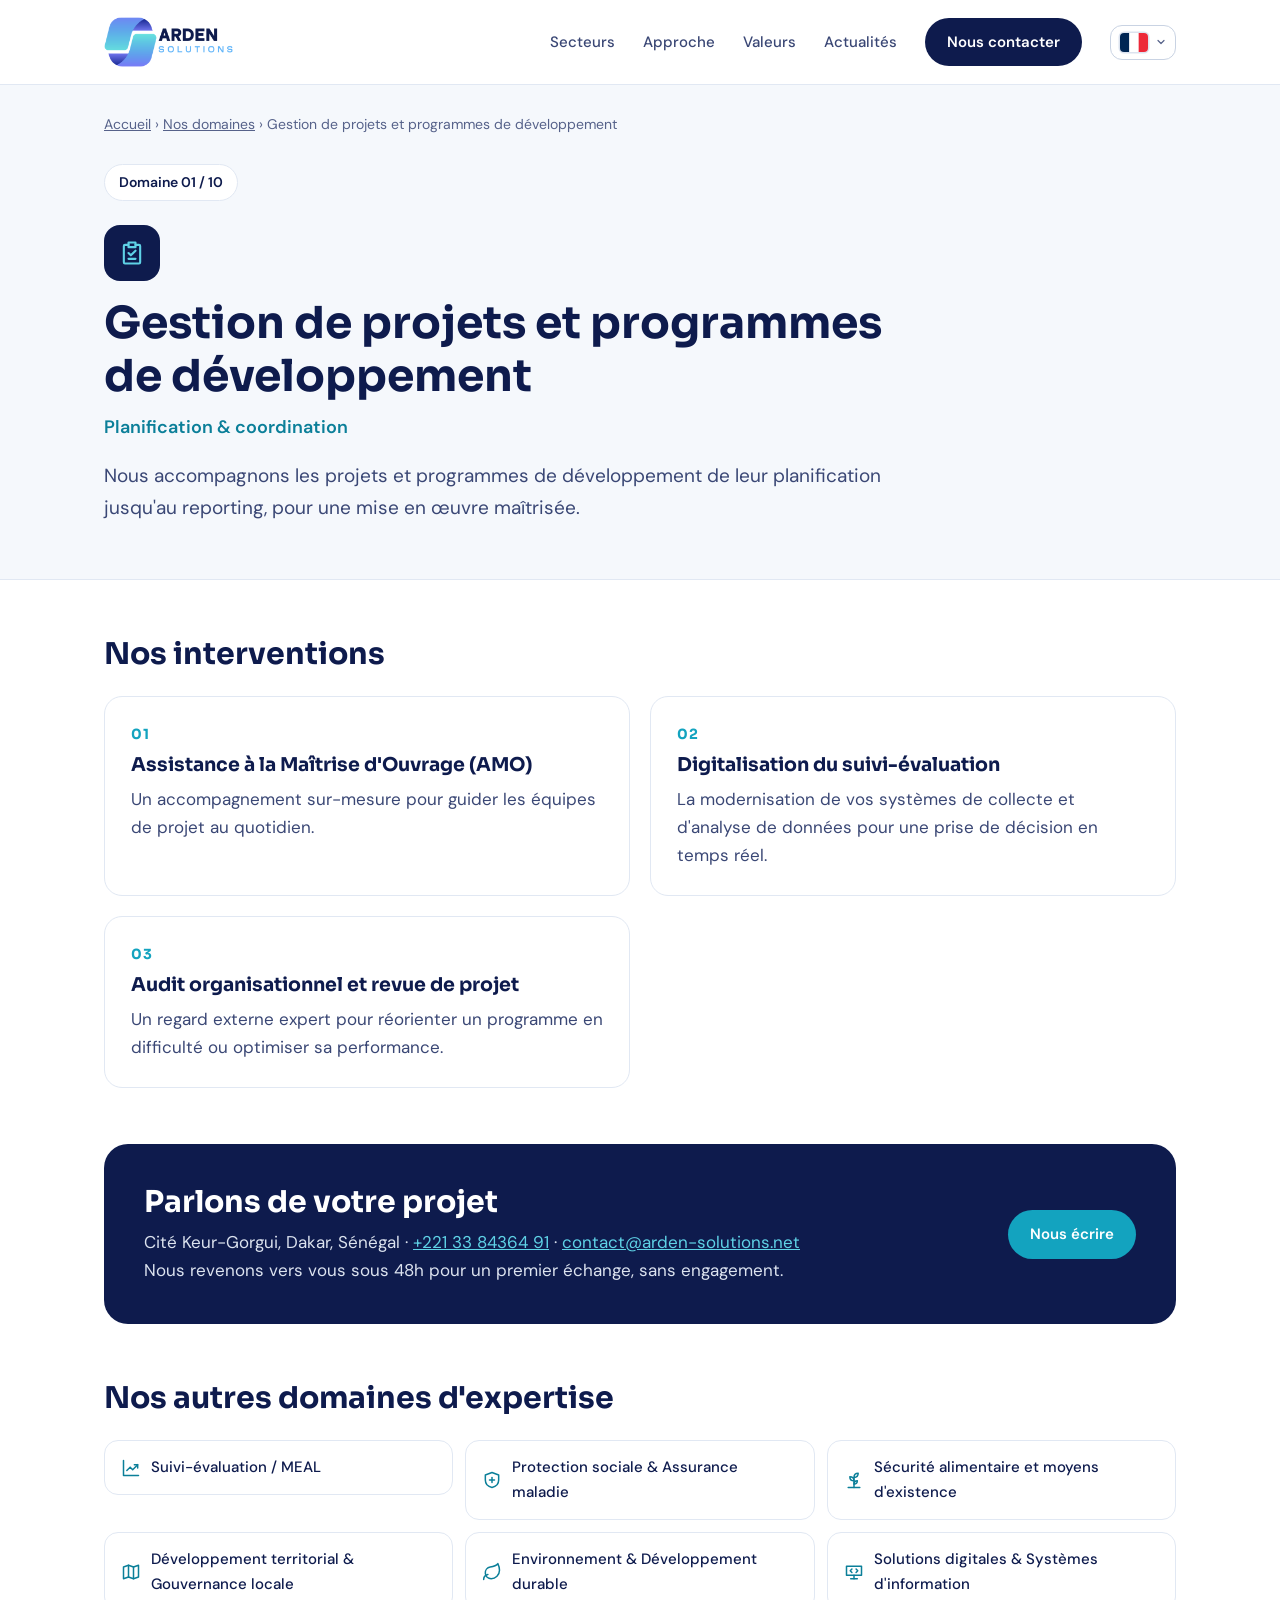
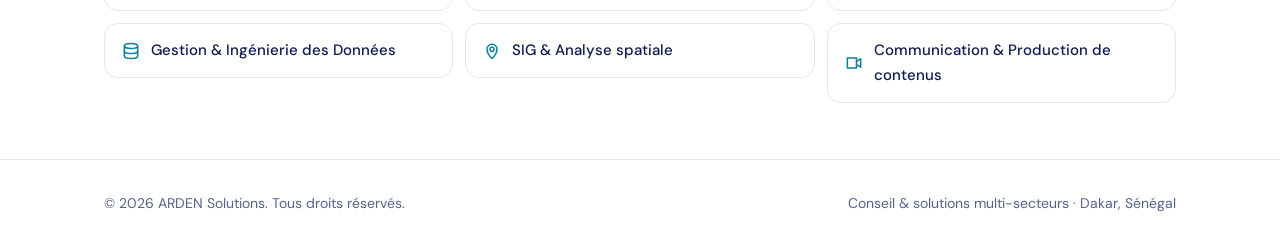
<file: domaines/gestion-de-projets-et-programmes.html>
<!DOCTYPE html>
<html lang="fr">
<head>
<meta charset="utf-8">
<meta name="viewport" content="width=device-width, initial-scale=1">
<meta name="color-scheme" content="only light">
<title>Gestion de projets et programmes de développement au Sénégal | ARDEN Solutions</title>
<meta name="description" content="Nous accompagnons les projets et programmes de développement de leur planification jusqu&#x27;au reporting, pour une mise en œuvre maîtrisée.">
<link rel="canonical" href="https://arden-solutions.net/domaines/gestion-de-projets-et-programmes.html">
<link rel="alternate" hreflang="fr" href="https://arden-solutions.net/domaines/gestion-de-projets-et-programmes.html">
<link rel="alternate" hreflang="en" href="https://arden-solutions.net/domaines/gestion-de-projets-et-programmes.html?lang=en">
<link rel="alternate" hreflang="ar" href="https://arden-solutions.net/domaines/gestion-de-projets-et-programmes.html?lang=ar">
<link rel="alternate" hreflang="ja" href="https://arden-solutions.net/domaines/gestion-de-projets-et-programmes.html?lang=ja">
<link rel="alternate" hreflang="it" href="https://arden-solutions.net/domaines/gestion-de-projets-et-programmes.html?lang=it">
<link rel="alternate" hreflang="de" href="https://arden-solutions.net/domaines/gestion-de-projets-et-programmes.html?lang=de">
<link rel="alternate" hreflang="x-default" href="https://arden-solutions.net/domaines/gestion-de-projets-et-programmes.html">
<script src="/assets/i18n.js"></script>
<link rel="icon" href="/favicon.ico?v=2" sizes="any">
<link rel="icon" type="image/png" sizes="32x32" href="/favicon-32.png?v=2">
<link rel="apple-touch-icon" href="/apple-touch-icon.png?v=2">
<meta name="theme-color" content="#0E1B4D">
<meta property="og:type" content="website">
<meta property="og:locale" content="fr_FR">
<meta property="og:site_name" content="ARDEN Solutions">
<meta property="og:url" content="https://arden-solutions.net/domaines/gestion-de-projets-et-programmes.html">
<meta property="og:title" content="Gestion de projets et programmes de développement au Sénégal | ARDEN Solutions">
<meta property="og:description" content="Nous accompagnons les projets et programmes de développement de leur planification jusqu&#x27;au reporting, pour une mise en œuvre maîtrisée.">
<meta property="og:image" content="https://arden-solutions.net/og-image.png">
<meta name="twitter:card" content="summary_large_image">
<link rel="preconnect" href="https://fonts.googleapis.com">
<link rel="preconnect" href="https://fonts.gstatic.com" crossorigin>
<link href="https://fonts.googleapis.com/css2?family=DM+Sans:wght@400;500;600&family=Sora:wght@600;700&display=swap" rel="stylesheet">
<style>
:root{color-scheme:only light;--navy:#0E1B4D;--ink:#3A4775;--muted:#56628A;--teal:#0B7F99;--teal2:#13A3BF;--line:#E1E8F3;--soft:#F5F8FC;--tint:#E3F5F9}
*{margin:0;padding:0;box-sizing:border-box}
body{background:#fff;color:var(--ink);font:17px/1.65 'DM Sans',-apple-system,BlinkMacSystemFont,sans-serif}
h1,h2,h3{font-family:'Sora','DM Sans',sans-serif;color:var(--navy);line-height:1.2}
a{color:var(--teal)}
.wrap{max-width:1120px;margin:0 auto;padding:0 24px}
header{border-bottom:1px solid var(--line);background:#fff}
header .wrap{display:flex;align-items:center;justify-content:space-between;gap:16px;height:84px}
header img{height:50px;width:auto;display:block}
header nav{display:flex;align-items:center;gap:28px;font-size:15px}
header nav a{color:var(--ink);text-decoration:none;font-weight:500}
.btn{display:inline-block;background:var(--navy);color:#fff!important;text-decoration:none;font-weight:600;padding:12px 22px;border-radius:999px;font-size:15px}
.btn.alt{background:#fff;color:var(--navy)!important;border:1px solid var(--line)}
.crumbs{font-size:14px;color:var(--muted);padding:28px 0 0}
.crumbs a{color:var(--muted)}
.hero{background:var(--soft);border-bottom:1px solid var(--line)}
.hero .wrap{padding-bottom:56px}
.eyebrow{display:inline-flex;align-items:center;gap:8px;margin-top:28px;background:#fff;border:1px solid var(--line);border-radius:999px;padding:6px 14px;font-size:14px;color:var(--navy);font-weight:600}
.ico{width:56px;height:56px;border-radius:16px;background:var(--navy);color:#5FD2E6;display:flex;align-items:center;justify-content:center;margin:24px 0 16px}
h1{font-size:44px;max-width:820px}
.tag{color:var(--teal);font-weight:600;margin-top:10px;font-size:18px}
.intro{max-width:780px;margin-top:18px;font-size:19px}
.intro strong{color:var(--navy)}
section{padding:56px 0}
h2{font-size:30px;margin-bottom:24px}
.grid{display:grid;grid-template-columns:repeat(2,1fr);gap:20px}
.card{border:1px solid var(--line);border-radius:18px;padding:26px;background:#fff}
.card h3{font-size:19px;margin-bottom:8px}
.n{font-family:'Sora',sans-serif;font-weight:700;color:var(--teal2);font-size:14px;letter-spacing:.08em;margin-bottom:8px}
.cta{background:var(--navy);color:#DCE3EF;border-radius:24px;padding:40px;display:flex;justify-content:space-between;align-items:center;gap:24px;flex-wrap:wrap}
.cta h2{color:#fff;margin-bottom:8px}
.cta a.btn{background:#13A3BF}
.cta .coords a{color:#5FD2E6}
.others{display:grid;grid-template-columns:repeat(3,1fr);gap:12px;list-style:none}
.others a{display:flex;gap:10px;align-items:center;border:1px solid var(--line);border-radius:14px;padding:14px 16px;text-decoration:none;color:var(--navy);font-weight:500;font-size:15px;background:#fff}
.others a:hover{border-color:var(--teal2);background:var(--tint)}
.others svg{flex:none;color:var(--teal)}
footer{border-top:1px solid var(--line);padding:32px 0;font-size:14px;color:var(--muted)}
footer .wrap{display:flex;justify-content:space-between;gap:16px;flex-wrap:wrap}
@media (max-width:900px){.others{grid-template-columns:repeat(2,1fr)}h1{font-size:36px}}
@media (max-width:760px){header nav a:not(.btn):not(.news){display:none}header nav{gap:16px}.btn{padding:10px 16px;font-size:14px}.grid,.others{grid-template-columns:1fr}h1{font-size:30px}h2{font-size:24px}.cta{padding:28px}.wrap{padding:0 16px}header img{height:42px}}
</style>
<script type="application/ld+json">{"@context": "https://schema.org", "@graph": [{"@type": "Service", "@id": "https://arden-solutions.net/domaines/gestion-de-projets-et-programmes.html#service", "name": "Gestion de projets et programmes de développement", "serviceType": "Gestion de projets et programmes de développement", "description": "Nous accompagnons les projets et programmes de développement de leur planification jusqu'au reporting, pour une mise en œuvre maîtrisée.", "url": "https://arden-solutions.net/domaines/gestion-de-projets-et-programmes.html", "provider": {"@id": "https://arden-solutions.net/#organisation"}, "areaServed": [{"@type": "Country", "name": "Sénégal"}, {"@type": "Place", "name": "Afrique de l'Ouest"}], "hasOfferCatalog": {"@type": "OfferCatalog", "name": "Nos interventions", "itemListElement": [{"@type": "Offer", "itemOffered": {"@type": "Service", "name": "Assistance à la Maîtrise d'Ouvrage (AMO)", "description": "Un accompagnement sur-mesure pour guider les équipes de projet au quotidien."}}, {"@type": "Offer", "itemOffered": {"@type": "Service", "name": "Digitalisation du suivi-évaluation", "description": "La modernisation de vos systèmes de collecte et d'analyse de données pour une prise de décision en temps réel."}}, {"@type": "Offer", "itemOffered": {"@type": "Service", "name": "Audit organisationnel et revue de projet", "description": "Un regard externe expert pour réorienter un programme en difficulté ou optimiser sa performance."}}]}}, {"@type": "ProfessionalService", "@id": "https://arden-solutions.net/#organisation", "name": "ARDEN Solutions", "url": "https://arden-solutions.net/", "logo": "https://arden-solutions.net/logo.png", "email": "contact@arden-solutions.net", "telephone": "+221 33 84364 91", "address": {"@type": "PostalAddress", "streetAddress": "Cité Keur-Gorgui", "addressLocality": "Dakar", "addressCountry": "SN"}}, {"@type": "BreadcrumbList", "itemListElement": [{"@type": "ListItem", "position": 1, "name": "Accueil", "item": "https://arden-solutions.net/"}, {"@type": "ListItem", "position": 2, "name": "Nos domaines", "item": "https://arden-solutions.net/#secteurs"}, {"@type": "ListItem", "position": 3, "name": "Gestion de projets et programmes de développement", "item": "https://arden-solutions.net/domaines/gestion-de-projets-et-programmes.html"}]}]}</script>
</head>
<body>
<header><div class="wrap">
<a href="/" aria-label="ARDEN Solutions, accueil"><img src="/logo.png" alt="ARDEN Solutions" width="129" height="50"></a>
<nav aria-label="Navigation principale"><a href="/#secteurs">Secteurs</a><a href="/#approche">Approche</a><a href="/#valeurs">Valeurs</a><a class="news" href="/actualites/">Actualités</a><a class="btn" href="/#contact">Nous contacter</a></nav>
</div></header>
<main>
<div class="hero"><div class="wrap">
<nav class="crumbs" aria-label="Fil d'Ariane"><a href="/">Accueil</a> › <a href="/#secteurs">Nos domaines</a> › Gestion de projets et programmes de développement</nav>
<div class="eyebrow">Domaine 01 / 10</div>
<div class="ico"><svg width="28" height="28" viewBox="0 0 24 24" fill="none" stroke="currentColor" stroke-width="1.8" stroke-linecap="round" stroke-linejoin="round" aria-hidden="true"><path d="M9 5H6a1 1 0 0 0-1 1v14a1 1 0 0 0 1 1h12a1 1 0 0 0 1-1V6a1 1 0 0 0-1-1h-3"/><path d="M9 3h6v4H9z"/><path d="M9 12l2 2 4-4"/><path d="M9 17h6"/></svg></div>
<h1>Gestion de projets et programmes de développement</h1>
<p class="tag">Planification &amp; coordination</p>
<p class="intro">Nous accompagnons les projets et programmes de développement de leur planification jusqu&#x27;au reporting, pour une mise en œuvre maîtrisée.</p>
</div></div>
<section><div class="wrap">
<h2>Nos interventions</h2>
<div class="grid"><article class="card"><div class="n">01</div><h3>Assistance à la Maîtrise d&#x27;Ouvrage (AMO)</h3><p>Un accompagnement sur-mesure pour guider les équipes de projet au quotidien.</p></article><article class="card"><div class="n">02</div><h3>Digitalisation du suivi-évaluation</h3><p>La modernisation de vos systèmes de collecte et d&#x27;analyse de données pour une prise de décision en temps réel.</p></article><article class="card"><div class="n">03</div><h3>Audit organisationnel et revue de projet</h3><p>Un regard externe expert pour réorienter un programme en difficulté ou optimiser sa performance.</p></article></div>
</div></section>
<section style="padding-top:0"><div class="wrap">
<div class="cta">
<div><h2>Parlons de votre projet</h2>
<p class="coords">Cité Keur-Gorgui, Dakar, Sénégal · <a href="tel:+221338436491">+221 33 84364 91</a> · <a href="mailto:contact@arden-solutions.net">contact@arden-solutions.net</a></p>
<p>Nous revenons vers vous sous 48h pour un premier échange, sans engagement.</p></div>
<a class="btn" href="/#contact">Nous écrire</a>
</div>
</div></section>
<section style="padding-top:0"><div class="wrap">
<h2>Nos autres domaines d'expertise</h2>
<ul class="others"><li><a href="/domaines/suivi-evaluation-meal.html"><svg width="20" height="20" viewBox="0 0 24 24" fill="none" stroke="currentColor" stroke-width="1.8" stroke-linecap="round" stroke-linejoin="round" aria-hidden="true"><path d="M3 3v18h18"/><path d="M7 15l4-4 3 3 6-6"/><path d="M16 8h4v4"/></svg>Suivi-évaluation / MEAL</a></li><li><a href="/domaines/protection-sociale-et-assurance-maladie.html"><svg width="20" height="20" viewBox="0 0 24 24" fill="none" stroke="currentColor" stroke-width="1.8" stroke-linecap="round" stroke-linejoin="round" aria-hidden="true"><path d="M12 3l8 3v6c0 5-3.5 8-8 9-4.5-1-8-4-8-9V6z"/><path d="M12 9v6"/><path d="M9 12h6"/></svg>Protection sociale &amp; Assurance maladie</a></li><li><a href="/domaines/securite-alimentaire-et-moyens-d-existence.html"><svg width="20" height="20" viewBox="0 0 24 24" fill="none" stroke="currentColor" stroke-width="1.8" stroke-linecap="round" stroke-linejoin="round" aria-hidden="true"><path d="M12 21V9"/><path d="M12 9c0-3 2-5 5-5 0 3-2 5-5 5z"/><path d="M12 13c0-3-2-5-5-5 0 3 2 5 5 5z"/><path d="M12 17c0-2.5 2-4 4-4 0 2.5-2 4-4 4z"/><path d="M5 21h14"/></svg>Sécurité alimentaire et moyens d&#x27;existence</a></li><li><a href="/domaines/developpement-territorial-et-gouvernance-locale.html"><svg width="20" height="20" viewBox="0 0 24 24" fill="none" stroke="currentColor" stroke-width="1.8" stroke-linecap="round" stroke-linejoin="round" aria-hidden="true"><path d="M9 4L3 6v14l6-2 6 2 6-2V4l-6 2-6-2z"/><path d="M9 4v14"/><path d="M15 6v14"/></svg>Développement territorial &amp; Gouvernance locale</a></li><li><a href="/domaines/environnement-et-developpement-durable.html"><svg width="20" height="20" viewBox="0 0 24 24" fill="none" stroke="currentColor" stroke-width="1.8" stroke-linecap="round" stroke-linejoin="round" aria-hidden="true"><path d="M11 20A7 7 0 0 1 9.8 6.1C15.5 5 17 4.48 19 2c1 2 2 4.18 2 8 0 5.5-4.78 10-10 10z"/><path d="M2 21c0-3 1.85-5.36 5.08-6"/></svg>Environnement &amp; Développement durable</a></li><li><a href="/domaines/systemes-d-information-et-digitalisation.html"><svg width="20" height="20" viewBox="0 0 24 24" fill="none" stroke="currentColor" stroke-width="1.8" stroke-linecap="round" stroke-linejoin="round" aria-hidden="true"><path d="M3 5h18v11H3z"/><path d="M8 20h8"/><path d="M12 16v4"/><path d="M9.5 8.5l-2 2 2 2"/><path d="M14.5 8.5l2 2-2 2"/></svg>Solutions digitales &amp; Systèmes d&#x27;information</a></li><li><a href="/domaines/gestion-et-ingenierie-des-donnees.html"><svg width="20" height="20" viewBox="0 0 24 24" fill="none" stroke="currentColor" stroke-width="1.8" stroke-linecap="round" stroke-linejoin="round" aria-hidden="true"><path d="M4 6c0-1.7 3.6-3 8-3s8 1.3 8 3-3.6 3-8 3-8-1.3-8-3z"/><path d="M4 6v6c0 1.7 3.6 3 8 3s8-1.3 8-3V6"/><path d="M4 12v6c0 1.7 3.6 3 8 3s8-1.3 8-3v-6"/></svg>Gestion &amp; Ingénierie des Données</a></li><li><a href="/domaines/sig-et-analyse-spatiale.html"><svg width="20" height="20" viewBox="0 0 24 24" fill="none" stroke="currentColor" stroke-width="1.8" stroke-linecap="round" stroke-linejoin="round" aria-hidden="true"><path d="M12 21s-6-5.5-6-11a6 6 0 0 1 12 0c0 5.5-6 11-6 11z"/><path d="M12 7.5a2.5 2.5 0 1 0 0 5 2.5 2.5 0 1 0 0-5z"/></svg>SIG &amp; Analyse spatiale</a></li><li><a href="/domaines/communication-et-production-de-contenus.html"><svg width="20" height="20" viewBox="0 0 24 24" fill="none" stroke="currentColor" stroke-width="1.8" stroke-linecap="round" stroke-linejoin="round" aria-hidden="true"><path d="M4 6h11v12H4z"/><path d="M15 10l5-3v10l-5-3"/></svg>Communication &amp; Production de contenus</a></li></ul>
</div></section>
</main>
<footer><div class="wrap"><span>© 2026 ARDEN Solutions. Tous droits réservés.</span><span>Conseil &amp; solutions multi-secteurs · Dakar, Sénégal</span></div></footer>
</body>
</html>
</file>
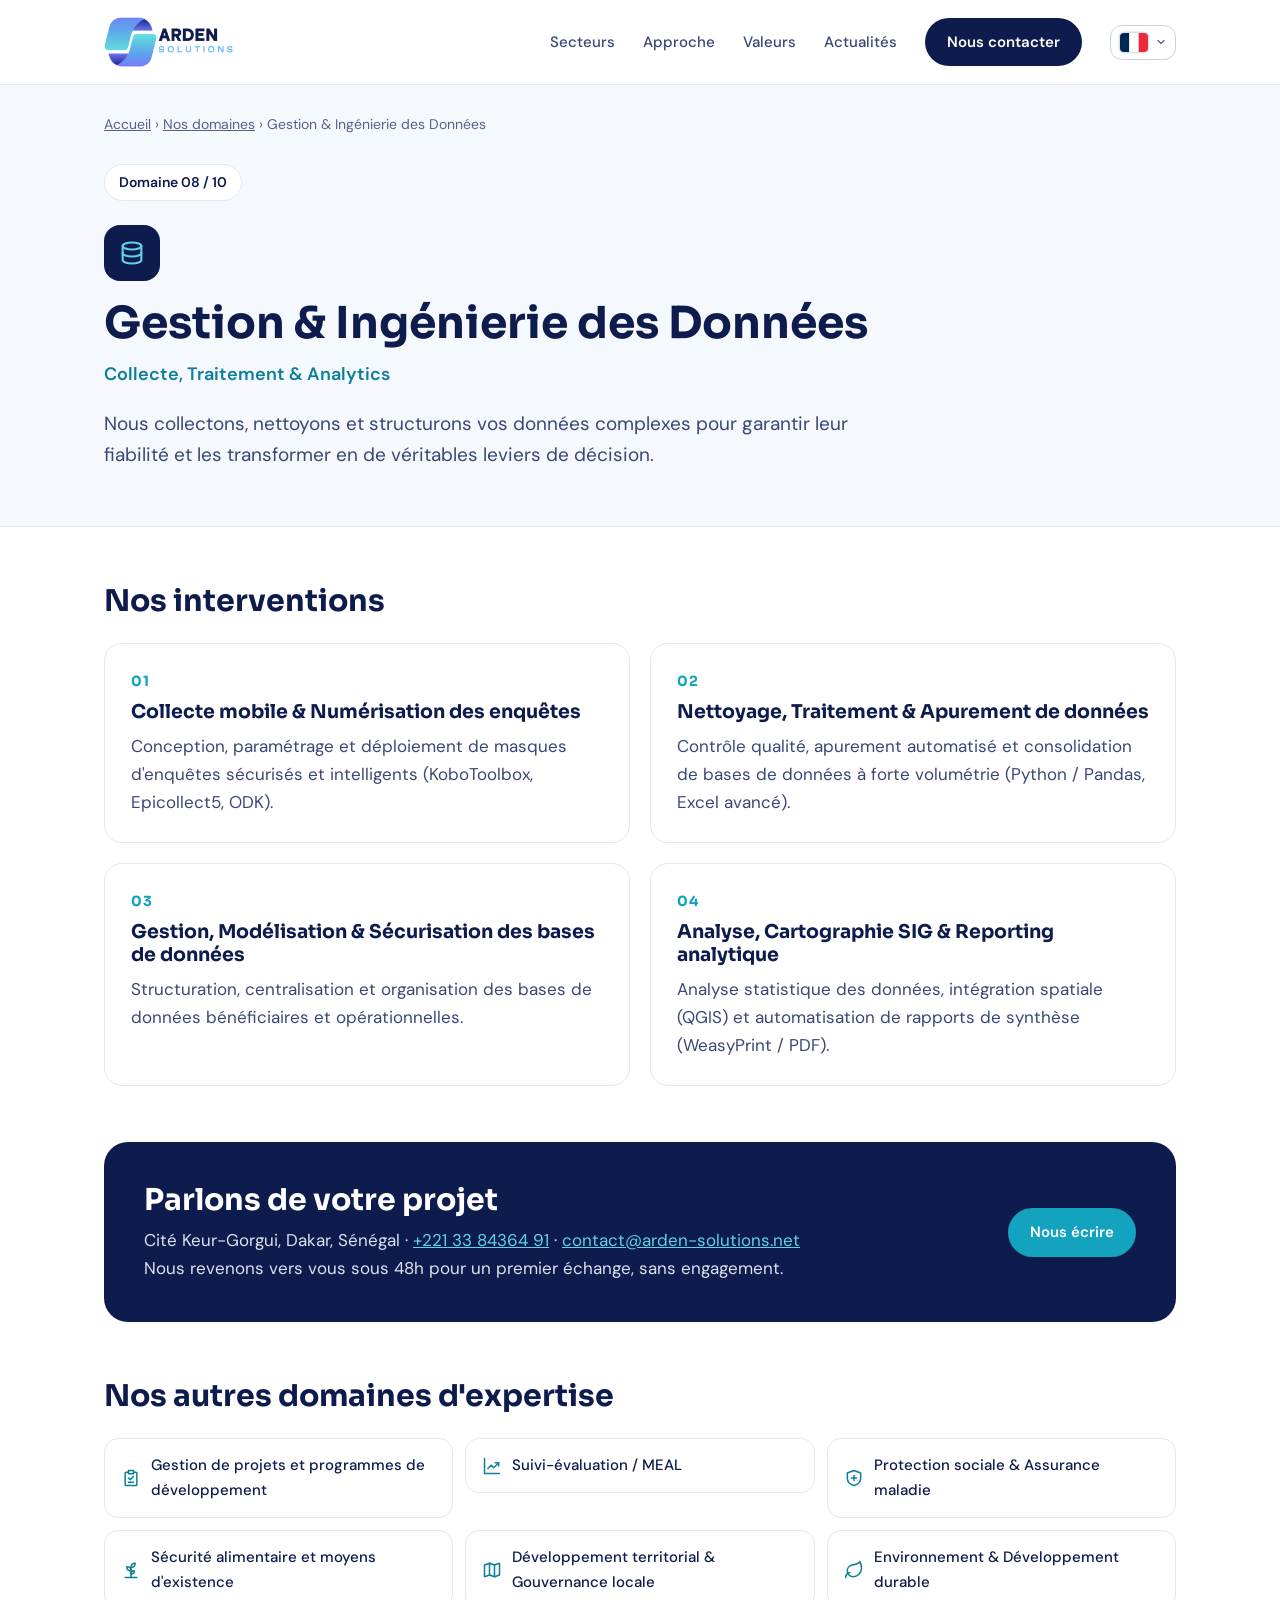
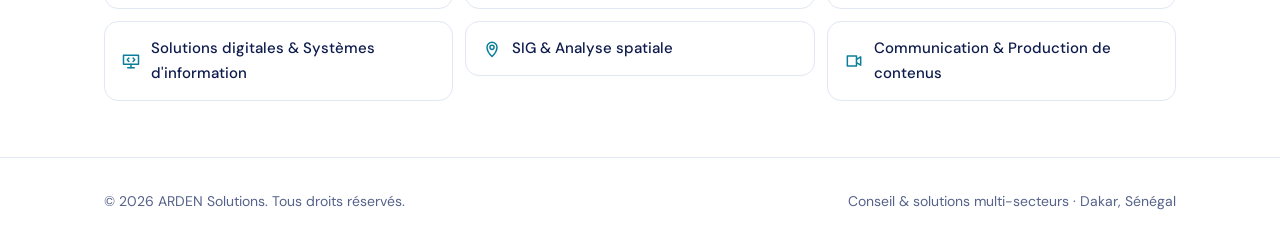
<file: domaines/gestion-et-ingenierie-des-donnees.html>
<!DOCTYPE html>
<html lang="fr">
<head>
<meta charset="utf-8">
<meta name="viewport" content="width=device-width, initial-scale=1">
<meta name="color-scheme" content="only light">
<title>Gestion &amp; Ingénierie des Données au Sénégal | ARDEN Solutions</title>
<meta name="description" content="Nous collectons, nettoyons et structurons vos données complexes pour garantir leur fiabilité et les transformer en de véritables leviers de décision.">
<link rel="canonical" href="https://arden-solutions.net/domaines/gestion-et-ingenierie-des-donnees.html">
<link rel="alternate" hreflang="fr" href="https://arden-solutions.net/domaines/gestion-et-ingenierie-des-donnees.html">
<link rel="alternate" hreflang="en" href="https://arden-solutions.net/domaines/gestion-et-ingenierie-des-donnees.html?lang=en">
<link rel="alternate" hreflang="ar" href="https://arden-solutions.net/domaines/gestion-et-ingenierie-des-donnees.html?lang=ar">
<link rel="alternate" hreflang="ja" href="https://arden-solutions.net/domaines/gestion-et-ingenierie-des-donnees.html?lang=ja">
<link rel="alternate" hreflang="it" href="https://arden-solutions.net/domaines/gestion-et-ingenierie-des-donnees.html?lang=it">
<link rel="alternate" hreflang="de" href="https://arden-solutions.net/domaines/gestion-et-ingenierie-des-donnees.html?lang=de">
<link rel="alternate" hreflang="x-default" href="https://arden-solutions.net/domaines/gestion-et-ingenierie-des-donnees.html">
<script src="/assets/i18n.js"></script>
<link rel="icon" href="/favicon.ico?v=2" sizes="any">
<link rel="icon" type="image/png" sizes="32x32" href="/favicon-32.png?v=2">
<link rel="apple-touch-icon" href="/apple-touch-icon.png?v=2">
<meta name="theme-color" content="#0E1B4D">
<meta property="og:type" content="website">
<meta property="og:locale" content="fr_FR">
<meta property="og:site_name" content="ARDEN Solutions">
<meta property="og:url" content="https://arden-solutions.net/domaines/gestion-et-ingenierie-des-donnees.html">
<meta property="og:title" content="Gestion &amp; Ingénierie des Données au Sénégal | ARDEN Solutions">
<meta property="og:description" content="Nous collectons, nettoyons et structurons vos données complexes pour garantir leur fiabilité et les transformer en de véritables leviers de décision.">
<meta property="og:image" content="https://arden-solutions.net/og-image.png">
<meta name="twitter:card" content="summary_large_image">
<link rel="preconnect" href="https://fonts.googleapis.com">
<link rel="preconnect" href="https://fonts.gstatic.com" crossorigin>
<link href="https://fonts.googleapis.com/css2?family=DM+Sans:wght@400;500;600&family=Sora:wght@600;700&display=swap" rel="stylesheet">
<style>
:root{color-scheme:only light;--navy:#0E1B4D;--ink:#3A4775;--muted:#56628A;--teal:#0B7F99;--teal2:#13A3BF;--line:#E1E8F3;--soft:#F5F8FC;--tint:#E3F5F9}
*{margin:0;padding:0;box-sizing:border-box}
body{background:#fff;color:var(--ink);font:17px/1.65 'DM Sans',-apple-system,BlinkMacSystemFont,sans-serif}
h1,h2,h3{font-family:'Sora','DM Sans',sans-serif;color:var(--navy);line-height:1.2}
a{color:var(--teal)}
.wrap{max-width:1120px;margin:0 auto;padding:0 24px}
header{border-bottom:1px solid var(--line);background:#fff}
header .wrap{display:flex;align-items:center;justify-content:space-between;gap:16px;height:84px}
header img{height:50px;width:auto;display:block}
header nav{display:flex;align-items:center;gap:28px;font-size:15px}
header nav a{color:var(--ink);text-decoration:none;font-weight:500}
.btn{display:inline-block;background:var(--navy);color:#fff!important;text-decoration:none;font-weight:600;padding:12px 22px;border-radius:999px;font-size:15px}
.btn.alt{background:#fff;color:var(--navy)!important;border:1px solid var(--line)}
.crumbs{font-size:14px;color:var(--muted);padding:28px 0 0}
.crumbs a{color:var(--muted)}
.hero{background:var(--soft);border-bottom:1px solid var(--line)}
.hero .wrap{padding-bottom:56px}
.eyebrow{display:inline-flex;align-items:center;gap:8px;margin-top:28px;background:#fff;border:1px solid var(--line);border-radius:999px;padding:6px 14px;font-size:14px;color:var(--navy);font-weight:600}
.ico{width:56px;height:56px;border-radius:16px;background:var(--navy);color:#5FD2E6;display:flex;align-items:center;justify-content:center;margin:24px 0 16px}
h1{font-size:44px;max-width:820px}
.tag{color:var(--teal);font-weight:600;margin-top:10px;font-size:18px}
.intro{max-width:780px;margin-top:18px;font-size:19px}
.intro strong{color:var(--navy)}
section{padding:56px 0}
h2{font-size:30px;margin-bottom:24px}
.grid{display:grid;grid-template-columns:repeat(2,1fr);gap:20px}
.card{border:1px solid var(--line);border-radius:18px;padding:26px;background:#fff}
.card h3{font-size:19px;margin-bottom:8px}
.n{font-family:'Sora',sans-serif;font-weight:700;color:var(--teal2);font-size:14px;letter-spacing:.08em;margin-bottom:8px}
.cta{background:var(--navy);color:#DCE3EF;border-radius:24px;padding:40px;display:flex;justify-content:space-between;align-items:center;gap:24px;flex-wrap:wrap}
.cta h2{color:#fff;margin-bottom:8px}
.cta a.btn{background:#13A3BF}
.cta .coords a{color:#5FD2E6}
.others{display:grid;grid-template-columns:repeat(3,1fr);gap:12px;list-style:none}
.others a{display:flex;gap:10px;align-items:center;border:1px solid var(--line);border-radius:14px;padding:14px 16px;text-decoration:none;color:var(--navy);font-weight:500;font-size:15px;background:#fff}
.others a:hover{border-color:var(--teal2);background:var(--tint)}
.others svg{flex:none;color:var(--teal)}
footer{border-top:1px solid var(--line);padding:32px 0;font-size:14px;color:var(--muted)}
footer .wrap{display:flex;justify-content:space-between;gap:16px;flex-wrap:wrap}
@media (max-width:900px){.others{grid-template-columns:repeat(2,1fr)}h1{font-size:36px}}
@media (max-width:760px){header nav a:not(.btn):not(.news){display:none}header nav{gap:16px}.btn{padding:10px 16px;font-size:14px}.grid,.others{grid-template-columns:1fr}h1{font-size:30px}h2{font-size:24px}.cta{padding:28px}.wrap{padding:0 16px}header img{height:42px}}
</style>
<script type="application/ld+json">{"@context": "https://schema.org", "@graph": [{"@type": "Service", "@id": "https://arden-solutions.net/domaines/gestion-et-ingenierie-des-donnees.html#service", "name": "Gestion & Ingénierie des Données", "serviceType": "Gestion & Ingénierie des Données", "description": "Nous collectons, nettoyons et structurons vos données complexes pour garantir leur fiabilité et les transformer en de véritables leviers de décision.", "url": "https://arden-solutions.net/domaines/gestion-et-ingenierie-des-donnees.html", "provider": {"@id": "https://arden-solutions.net/#organisation"}, "areaServed": [{"@type": "Country", "name": "Sénégal"}, {"@type": "Place", "name": "Afrique de l'Ouest"}], "hasOfferCatalog": {"@type": "OfferCatalog", "name": "Nos interventions", "itemListElement": [{"@type": "Offer", "itemOffered": {"@type": "Service", "name": "Collecte mobile & Numérisation des enquêtes", "description": "Conception, paramétrage et déploiement de masques d'enquêtes sécurisés et intelligents (KoboToolbox, Epicollect5, ODK)."}}, {"@type": "Offer", "itemOffered": {"@type": "Service", "name": "Nettoyage, Traitement & Apurement de données", "description": "Contrôle qualité, apurement automatisé et consolidation de bases de données à forte volumétrie (Python / Pandas, Excel avancé)."}}, {"@type": "Offer", "itemOffered": {"@type": "Service", "name": "Gestion, Modélisation & Sécurisation des bases de données", "description": "Structuration, centralisation et organisation des bases de données bénéficiaires et opérationnelles."}}, {"@type": "Offer", "itemOffered": {"@type": "Service", "name": "Analyse, Cartographie SIG & Reporting analytique", "description": "Analyse statistique des données, intégration spatiale (QGIS) et automatisation de rapports de synthèse (WeasyPrint / PDF)."}}]}}, {"@type": "ProfessionalService", "@id": "https://arden-solutions.net/#organisation", "name": "ARDEN Solutions", "url": "https://arden-solutions.net/", "logo": "https://arden-solutions.net/logo.png", "email": "contact@arden-solutions.net", "telephone": "+221 33 84364 91", "address": {"@type": "PostalAddress", "streetAddress": "Cité Keur-Gorgui", "addressLocality": "Dakar", "addressCountry": "SN"}}, {"@type": "BreadcrumbList", "itemListElement": [{"@type": "ListItem", "position": 1, "name": "Accueil", "item": "https://arden-solutions.net/"}, {"@type": "ListItem", "position": 2, "name": "Nos domaines", "item": "https://arden-solutions.net/#secteurs"}, {"@type": "ListItem", "position": 3, "name": "Gestion & Ingénierie des Données", "item": "https://arden-solutions.net/domaines/gestion-et-ingenierie-des-donnees.html"}]}]}</script>
</head>
<body>
<header><div class="wrap">
<a href="/" aria-label="ARDEN Solutions, accueil"><img src="/logo.png" alt="ARDEN Solutions" width="129" height="50"></a>
<nav aria-label="Navigation principale"><a href="/#secteurs">Secteurs</a><a href="/#approche">Approche</a><a href="/#valeurs">Valeurs</a><a class="news" href="/actualites/">Actualités</a><a class="btn" href="/#contact">Nous contacter</a></nav>
</div></header>
<main>
<div class="hero"><div class="wrap">
<nav class="crumbs" aria-label="Fil d'Ariane"><a href="/">Accueil</a> › <a href="/#secteurs">Nos domaines</a> › Gestion &amp; Ingénierie des Données</nav>
<div class="eyebrow">Domaine 08 / 10</div>
<div class="ico"><svg width="28" height="28" viewBox="0 0 24 24" fill="none" stroke="currentColor" stroke-width="1.8" stroke-linecap="round" stroke-linejoin="round" aria-hidden="true"><path d="M4 6c0-1.7 3.6-3 8-3s8 1.3 8 3-3.6 3-8 3-8-1.3-8-3z"/><path d="M4 6v6c0 1.7 3.6 3 8 3s8-1.3 8-3V6"/><path d="M4 12v6c0 1.7 3.6 3 8 3s8-1.3 8-3v-6"/></svg></div>
<h1>Gestion &amp; Ingénierie des Données</h1>
<p class="tag">Collecte, Traitement &amp; Analytics</p>
<p class="intro">Nous collectons, nettoyons et structurons vos données complexes pour garantir leur fiabilité et les transformer en de véritables leviers de décision.</p>
</div></div>
<section><div class="wrap">
<h2>Nos interventions</h2>
<div class="grid"><article class="card"><div class="n">01</div><h3>Collecte mobile &amp; Numérisation des enquêtes</h3><p>Conception, paramétrage et déploiement de masques d&#x27;enquêtes sécurisés et intelligents (KoboToolbox, Epicollect5, ODK).</p></article><article class="card"><div class="n">02</div><h3>Nettoyage, Traitement &amp; Apurement de données</h3><p>Contrôle qualité, apurement automatisé et consolidation de bases de données à forte volumétrie (Python / Pandas, Excel avancé).</p></article><article class="card"><div class="n">03</div><h3>Gestion, Modélisation &amp; Sécurisation des bases de données</h3><p>Structuration, centralisation et organisation des bases de données bénéficiaires et opérationnelles.</p></article><article class="card"><div class="n">04</div><h3>Analyse, Cartographie SIG &amp; Reporting analytique</h3><p>Analyse statistique des données, intégration spatiale (QGIS) et automatisation de rapports de synthèse (WeasyPrint / PDF).</p></article></div>
</div></section>
<section style="padding-top:0"><div class="wrap">
<div class="cta">
<div><h2>Parlons de votre projet</h2>
<p class="coords">Cité Keur-Gorgui, Dakar, Sénégal · <a href="tel:+221338436491">+221 33 84364 91</a> · <a href="mailto:contact@arden-solutions.net">contact@arden-solutions.net</a></p>
<p>Nous revenons vers vous sous 48h pour un premier échange, sans engagement.</p></div>
<a class="btn" href="/#contact">Nous écrire</a>
</div>
</div></section>
<section style="padding-top:0"><div class="wrap">
<h2>Nos autres domaines d'expertise</h2>
<ul class="others"><li><a href="/domaines/gestion-de-projets-et-programmes.html"><svg width="20" height="20" viewBox="0 0 24 24" fill="none" stroke="currentColor" stroke-width="1.8" stroke-linecap="round" stroke-linejoin="round" aria-hidden="true"><path d="M9 5H6a1 1 0 0 0-1 1v14a1 1 0 0 0 1 1h12a1 1 0 0 0 1-1V6a1 1 0 0 0-1-1h-3"/><path d="M9 3h6v4H9z"/><path d="M9 12l2 2 4-4"/><path d="M9 17h6"/></svg>Gestion de projets et programmes de développement</a></li><li><a href="/domaines/suivi-evaluation-meal.html"><svg width="20" height="20" viewBox="0 0 24 24" fill="none" stroke="currentColor" stroke-width="1.8" stroke-linecap="round" stroke-linejoin="round" aria-hidden="true"><path d="M3 3v18h18"/><path d="M7 15l4-4 3 3 6-6"/><path d="M16 8h4v4"/></svg>Suivi-évaluation / MEAL</a></li><li><a href="/domaines/protection-sociale-et-assurance-maladie.html"><svg width="20" height="20" viewBox="0 0 24 24" fill="none" stroke="currentColor" stroke-width="1.8" stroke-linecap="round" stroke-linejoin="round" aria-hidden="true"><path d="M12 3l8 3v6c0 5-3.5 8-8 9-4.5-1-8-4-8-9V6z"/><path d="M12 9v6"/><path d="M9 12h6"/></svg>Protection sociale &amp; Assurance maladie</a></li><li><a href="/domaines/securite-alimentaire-et-moyens-d-existence.html"><svg width="20" height="20" viewBox="0 0 24 24" fill="none" stroke="currentColor" stroke-width="1.8" stroke-linecap="round" stroke-linejoin="round" aria-hidden="true"><path d="M12 21V9"/><path d="M12 9c0-3 2-5 5-5 0 3-2 5-5 5z"/><path d="M12 13c0-3-2-5-5-5 0 3 2 5 5 5z"/><path d="M12 17c0-2.5 2-4 4-4 0 2.5-2 4-4 4z"/><path d="M5 21h14"/></svg>Sécurité alimentaire et moyens d&#x27;existence</a></li><li><a href="/domaines/developpement-territorial-et-gouvernance-locale.html"><svg width="20" height="20" viewBox="0 0 24 24" fill="none" stroke="currentColor" stroke-width="1.8" stroke-linecap="round" stroke-linejoin="round" aria-hidden="true"><path d="M9 4L3 6v14l6-2 6 2 6-2V4l-6 2-6-2z"/><path d="M9 4v14"/><path d="M15 6v14"/></svg>Développement territorial &amp; Gouvernance locale</a></li><li><a href="/domaines/environnement-et-developpement-durable.html"><svg width="20" height="20" viewBox="0 0 24 24" fill="none" stroke="currentColor" stroke-width="1.8" stroke-linecap="round" stroke-linejoin="round" aria-hidden="true"><path d="M11 20A7 7 0 0 1 9.8 6.1C15.5 5 17 4.48 19 2c1 2 2 4.18 2 8 0 5.5-4.78 10-10 10z"/><path d="M2 21c0-3 1.85-5.36 5.08-6"/></svg>Environnement &amp; Développement durable</a></li><li><a href="/domaines/systemes-d-information-et-digitalisation.html"><svg width="20" height="20" viewBox="0 0 24 24" fill="none" stroke="currentColor" stroke-width="1.8" stroke-linecap="round" stroke-linejoin="round" aria-hidden="true"><path d="M3 5h18v11H3z"/><path d="M8 20h8"/><path d="M12 16v4"/><path d="M9.5 8.5l-2 2 2 2"/><path d="M14.5 8.5l2 2-2 2"/></svg>Solutions digitales &amp; Systèmes d&#x27;information</a></li><li><a href="/domaines/sig-et-analyse-spatiale.html"><svg width="20" height="20" viewBox="0 0 24 24" fill="none" stroke="currentColor" stroke-width="1.8" stroke-linecap="round" stroke-linejoin="round" aria-hidden="true"><path d="M12 21s-6-5.5-6-11a6 6 0 0 1 12 0c0 5.5-6 11-6 11z"/><path d="M12 7.5a2.5 2.5 0 1 0 0 5 2.5 2.5 0 1 0 0-5z"/></svg>SIG &amp; Analyse spatiale</a></li><li><a href="/domaines/communication-et-production-de-contenus.html"><svg width="20" height="20" viewBox="0 0 24 24" fill="none" stroke="currentColor" stroke-width="1.8" stroke-linecap="round" stroke-linejoin="round" aria-hidden="true"><path d="M4 6h11v12H4z"/><path d="M15 10l5-3v10l-5-3"/></svg>Communication &amp; Production de contenus</a></li></ul>
</div></section>
</main>
<footer><div class="wrap"><span>© 2026 ARDEN Solutions. Tous droits réservés.</span><span>Conseil &amp; solutions multi-secteurs · Dakar, Sénégal</span></div></footer>
</body>
</html>
</file>
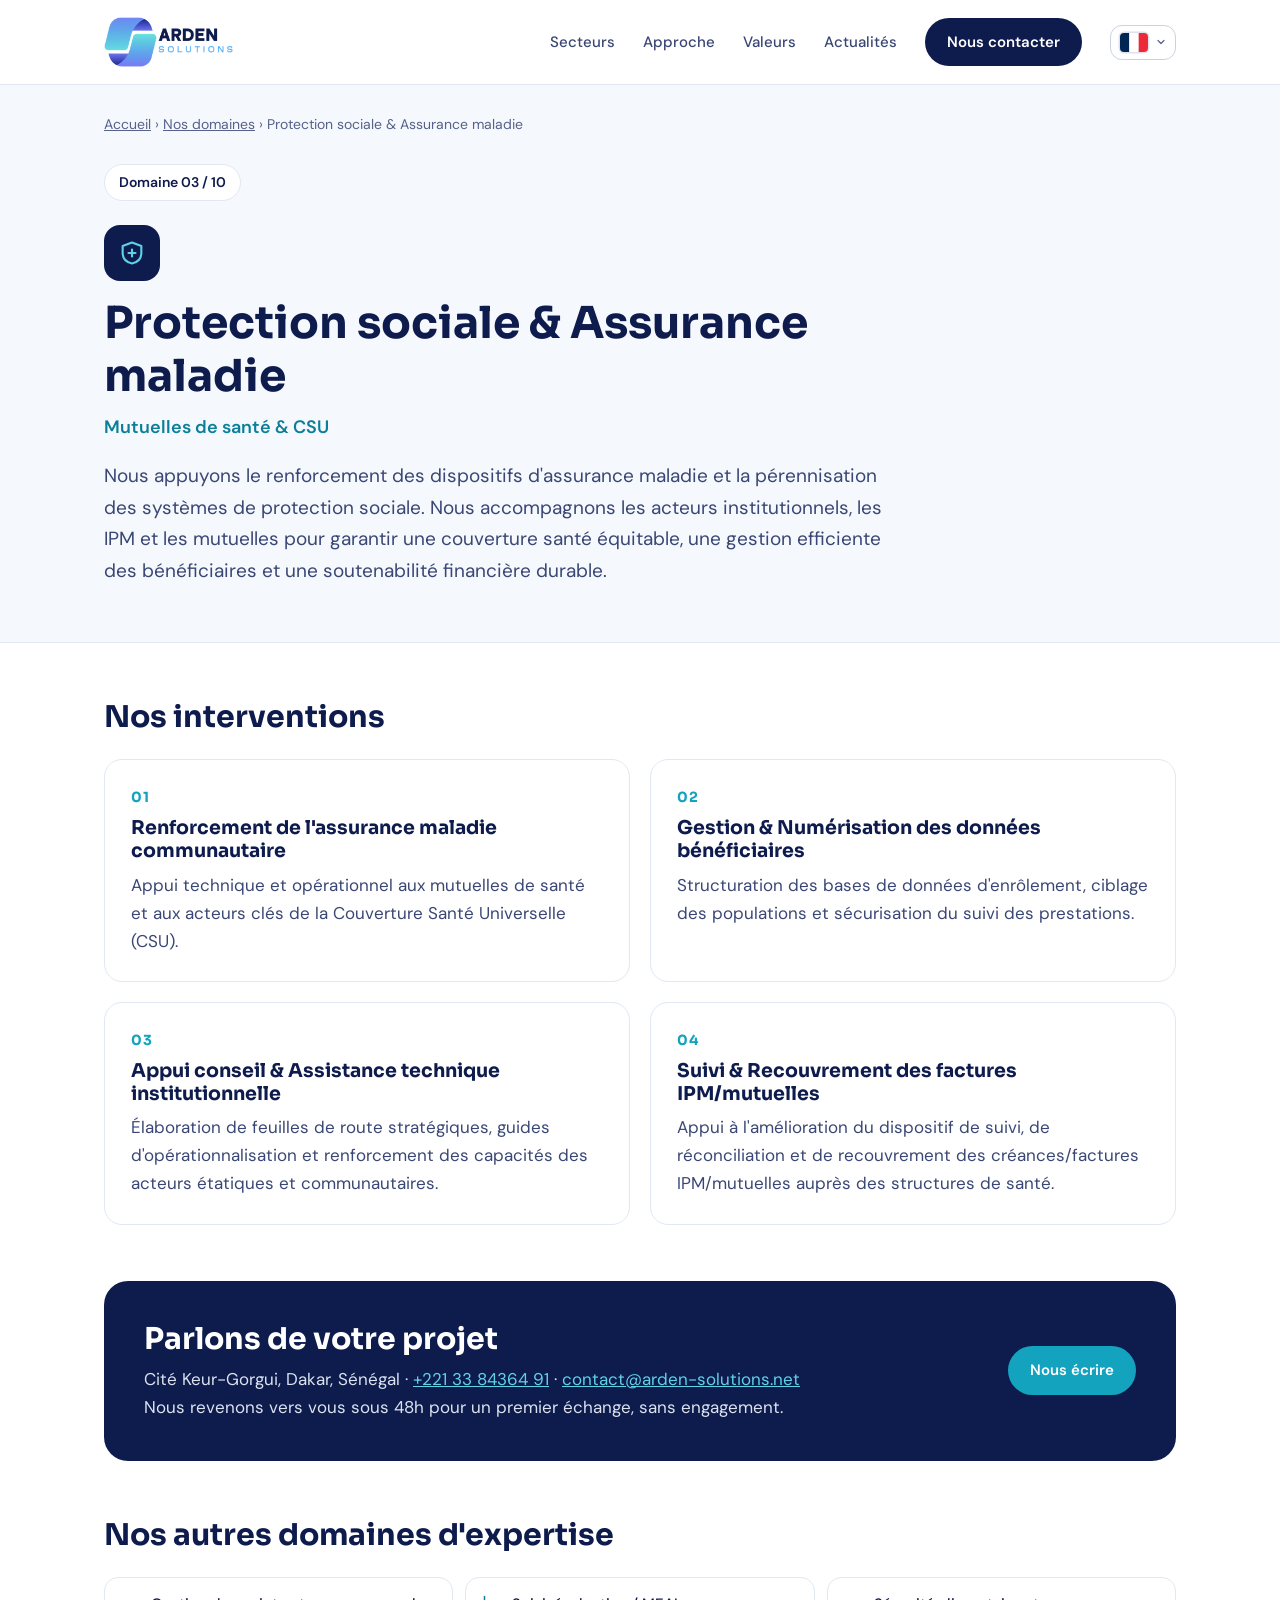
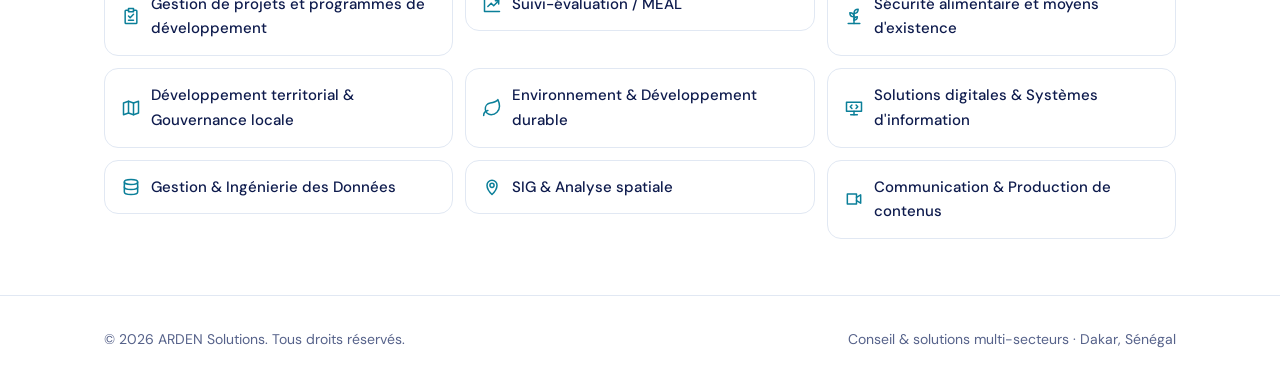
<file: domaines/protection-sociale-et-assurance-maladie.html>
<!DOCTYPE html>
<html lang="fr">
<head>
<meta charset="utf-8">
<meta name="viewport" content="width=device-width, initial-scale=1">
<meta name="color-scheme" content="only light">
<title>Protection sociale &amp; Assurance maladie au Sénégal | ARDEN Solutions</title>
<meta name="description" content="Nous appuyons le renforcement des dispositifs d&#x27;assurance maladie et la pérennisation des systèmes de protection sociale. Nous accompagnons les acteurs…">
<link rel="canonical" href="https://arden-solutions.net/domaines/protection-sociale-et-assurance-maladie.html">
<link rel="alternate" hreflang="fr" href="https://arden-solutions.net/domaines/protection-sociale-et-assurance-maladie.html">
<link rel="alternate" hreflang="en" href="https://arden-solutions.net/domaines/protection-sociale-et-assurance-maladie.html?lang=en">
<link rel="alternate" hreflang="ar" href="https://arden-solutions.net/domaines/protection-sociale-et-assurance-maladie.html?lang=ar">
<link rel="alternate" hreflang="ja" href="https://arden-solutions.net/domaines/protection-sociale-et-assurance-maladie.html?lang=ja">
<link rel="alternate" hreflang="it" href="https://arden-solutions.net/domaines/protection-sociale-et-assurance-maladie.html?lang=it">
<link rel="alternate" hreflang="de" href="https://arden-solutions.net/domaines/protection-sociale-et-assurance-maladie.html?lang=de">
<link rel="alternate" hreflang="x-default" href="https://arden-solutions.net/domaines/protection-sociale-et-assurance-maladie.html">
<script src="/assets/i18n.js"></script>
<link rel="icon" href="/favicon.ico?v=2" sizes="any">
<link rel="icon" type="image/png" sizes="32x32" href="/favicon-32.png?v=2">
<link rel="apple-touch-icon" href="/apple-touch-icon.png?v=2">
<meta name="theme-color" content="#0E1B4D">
<meta property="og:type" content="website">
<meta property="og:locale" content="fr_FR">
<meta property="og:site_name" content="ARDEN Solutions">
<meta property="og:url" content="https://arden-solutions.net/domaines/protection-sociale-et-assurance-maladie.html">
<meta property="og:title" content="Protection sociale &amp; Assurance maladie au Sénégal | ARDEN Solutions">
<meta property="og:description" content="Nous appuyons le renforcement des dispositifs d&#x27;assurance maladie et la pérennisation des systèmes de protection sociale. Nous accompagnons les acteurs…">
<meta property="og:image" content="https://arden-solutions.net/og-image.png">
<meta name="twitter:card" content="summary_large_image">
<link rel="preconnect" href="https://fonts.googleapis.com">
<link rel="preconnect" href="https://fonts.gstatic.com" crossorigin>
<link href="https://fonts.googleapis.com/css2?family=DM+Sans:wght@400;500;600&family=Sora:wght@600;700&display=swap" rel="stylesheet">
<style>
:root{color-scheme:only light;--navy:#0E1B4D;--ink:#3A4775;--muted:#56628A;--teal:#0B7F99;--teal2:#13A3BF;--line:#E1E8F3;--soft:#F5F8FC;--tint:#E3F5F9}
*{margin:0;padding:0;box-sizing:border-box}
body{background:#fff;color:var(--ink);font:17px/1.65 'DM Sans',-apple-system,BlinkMacSystemFont,sans-serif}
h1,h2,h3{font-family:'Sora','DM Sans',sans-serif;color:var(--navy);line-height:1.2}
a{color:var(--teal)}
.wrap{max-width:1120px;margin:0 auto;padding:0 24px}
header{border-bottom:1px solid var(--line);background:#fff}
header .wrap{display:flex;align-items:center;justify-content:space-between;gap:16px;height:84px}
header img{height:50px;width:auto;display:block}
header nav{display:flex;align-items:center;gap:28px;font-size:15px}
header nav a{color:var(--ink);text-decoration:none;font-weight:500}
.btn{display:inline-block;background:var(--navy);color:#fff!important;text-decoration:none;font-weight:600;padding:12px 22px;border-radius:999px;font-size:15px}
.btn.alt{background:#fff;color:var(--navy)!important;border:1px solid var(--line)}
.crumbs{font-size:14px;color:var(--muted);padding:28px 0 0}
.crumbs a{color:var(--muted)}
.hero{background:var(--soft);border-bottom:1px solid var(--line)}
.hero .wrap{padding-bottom:56px}
.eyebrow{display:inline-flex;align-items:center;gap:8px;margin-top:28px;background:#fff;border:1px solid var(--line);border-radius:999px;padding:6px 14px;font-size:14px;color:var(--navy);font-weight:600}
.ico{width:56px;height:56px;border-radius:16px;background:var(--navy);color:#5FD2E6;display:flex;align-items:center;justify-content:center;margin:24px 0 16px}
h1{font-size:44px;max-width:820px}
.tag{color:var(--teal);font-weight:600;margin-top:10px;font-size:18px}
.intro{max-width:780px;margin-top:18px;font-size:19px}
.intro strong{color:var(--navy)}
section{padding:56px 0}
h2{font-size:30px;margin-bottom:24px}
.grid{display:grid;grid-template-columns:repeat(2,1fr);gap:20px}
.card{border:1px solid var(--line);border-radius:18px;padding:26px;background:#fff}
.card h3{font-size:19px;margin-bottom:8px}
.n{font-family:'Sora',sans-serif;font-weight:700;color:var(--teal2);font-size:14px;letter-spacing:.08em;margin-bottom:8px}
.cta{background:var(--navy);color:#DCE3EF;border-radius:24px;padding:40px;display:flex;justify-content:space-between;align-items:center;gap:24px;flex-wrap:wrap}
.cta h2{color:#fff;margin-bottom:8px}
.cta a.btn{background:#13A3BF}
.cta .coords a{color:#5FD2E6}
.others{display:grid;grid-template-columns:repeat(3,1fr);gap:12px;list-style:none}
.others a{display:flex;gap:10px;align-items:center;border:1px solid var(--line);border-radius:14px;padding:14px 16px;text-decoration:none;color:var(--navy);font-weight:500;font-size:15px;background:#fff}
.others a:hover{border-color:var(--teal2);background:var(--tint)}
.others svg{flex:none;color:var(--teal)}
footer{border-top:1px solid var(--line);padding:32px 0;font-size:14px;color:var(--muted)}
footer .wrap{display:flex;justify-content:space-between;gap:16px;flex-wrap:wrap}
@media (max-width:900px){.others{grid-template-columns:repeat(2,1fr)}h1{font-size:36px}}
@media (max-width:760px){header nav a:not(.btn):not(.news){display:none}header nav{gap:16px}.btn{padding:10px 16px;font-size:14px}.grid,.others{grid-template-columns:1fr}h1{font-size:30px}h2{font-size:24px}.cta{padding:28px}.wrap{padding:0 16px}header img{height:42px}}
</style>
<script type="application/ld+json">{"@context": "https://schema.org", "@graph": [{"@type": "Service", "@id": "https://arden-solutions.net/domaines/protection-sociale-et-assurance-maladie.html#service", "name": "Protection sociale & Assurance maladie", "serviceType": "Protection sociale & Assurance maladie", "description": "Nous appuyons le renforcement des dispositifs d'assurance maladie et la pérennisation des systèmes de protection sociale. Nous accompagnons les acteurs institutionnels, les IPM et les mutuelles pour garantir une couverture santé équitable, une gestion efficiente des bénéficiaires et une soutenabilité financière durable.", "url": "https://arden-solutions.net/domaines/protection-sociale-et-assurance-maladie.html", "provider": {"@id": "https://arden-solutions.net/#organisation"}, "areaServed": [{"@type": "Country", "name": "Sénégal"}, {"@type": "Place", "name": "Afrique de l'Ouest"}], "hasOfferCatalog": {"@type": "OfferCatalog", "name": "Nos interventions", "itemListElement": [{"@type": "Offer", "itemOffered": {"@type": "Service", "name": "Renforcement de l'assurance maladie communautaire", "description": "Appui technique et opérationnel aux mutuelles de santé et aux acteurs clés de la Couverture Santé Universelle (CSU)."}}, {"@type": "Offer", "itemOffered": {"@type": "Service", "name": "Gestion & Numérisation des données bénéficiaires", "description": "Structuration des bases de données d'enrôlement, ciblage des populations et sécurisation du suivi des prestations."}}, {"@type": "Offer", "itemOffered": {"@type": "Service", "name": "Appui conseil & Assistance technique institutionnelle", "description": "Élaboration de feuilles de route stratégiques, guides d'opérationnalisation et renforcement des capacités des acteurs étatiques et communautaires."}}, {"@type": "Offer", "itemOffered": {"@type": "Service", "name": "Suivi & Recouvrement des factures IPM/mutuelles", "description": "Appui à l'amélioration du dispositif de suivi, de réconciliation et de recouvrement des créances/factures IPM/mutuelles auprès des structures de santé."}}]}}, {"@type": "ProfessionalService", "@id": "https://arden-solutions.net/#organisation", "name": "ARDEN Solutions", "url": "https://arden-solutions.net/", "logo": "https://arden-solutions.net/logo.png", "email": "contact@arden-solutions.net", "telephone": "+221 33 84364 91", "address": {"@type": "PostalAddress", "streetAddress": "Cité Keur-Gorgui", "addressLocality": "Dakar", "addressCountry": "SN"}}, {"@type": "BreadcrumbList", "itemListElement": [{"@type": "ListItem", "position": 1, "name": "Accueil", "item": "https://arden-solutions.net/"}, {"@type": "ListItem", "position": 2, "name": "Nos domaines", "item": "https://arden-solutions.net/#secteurs"}, {"@type": "ListItem", "position": 3, "name": "Protection sociale & Assurance maladie", "item": "https://arden-solutions.net/domaines/protection-sociale-et-assurance-maladie.html"}]}]}</script>
</head>
<body>
<header><div class="wrap">
<a href="/" aria-label="ARDEN Solutions, accueil"><img src="/logo.png" alt="ARDEN Solutions" width="129" height="50"></a>
<nav aria-label="Navigation principale"><a href="/#secteurs">Secteurs</a><a href="/#approche">Approche</a><a href="/#valeurs">Valeurs</a><a class="news" href="/actualites/">Actualités</a><a class="btn" href="/#contact">Nous contacter</a></nav>
</div></header>
<main>
<div class="hero"><div class="wrap">
<nav class="crumbs" aria-label="Fil d'Ariane"><a href="/">Accueil</a> › <a href="/#secteurs">Nos domaines</a> › Protection sociale &amp; Assurance maladie</nav>
<div class="eyebrow">Domaine 03 / 10</div>
<div class="ico"><svg width="28" height="28" viewBox="0 0 24 24" fill="none" stroke="currentColor" stroke-width="1.8" stroke-linecap="round" stroke-linejoin="round" aria-hidden="true"><path d="M12 3l8 3v6c0 5-3.5 8-8 9-4.5-1-8-4-8-9V6z"/><path d="M12 9v6"/><path d="M9 12h6"/></svg></div>
<h1>Protection sociale &amp; Assurance maladie</h1>
<p class="tag">Mutuelles de santé &amp; CSU</p>
<p class="intro">Nous appuyons le renforcement des dispositifs d&#x27;assurance maladie et la pérennisation des systèmes de protection sociale. Nous accompagnons les acteurs institutionnels, les IPM et les mutuelles pour garantir une couverture santé équitable, une gestion efficiente des bénéficiaires et une soutenabilité financière durable.</p>
</div></div>
<section><div class="wrap">
<h2>Nos interventions</h2>
<div class="grid"><article class="card"><div class="n">01</div><h3>Renforcement de l&#x27;assurance maladie communautaire</h3><p>Appui technique et opérationnel aux mutuelles de santé et aux acteurs clés de la Couverture Santé Universelle (CSU).</p></article><article class="card"><div class="n">02</div><h3>Gestion &amp; Numérisation des données bénéficiaires</h3><p>Structuration des bases de données d&#x27;enrôlement, ciblage des populations et sécurisation du suivi des prestations.</p></article><article class="card"><div class="n">03</div><h3>Appui conseil &amp; Assistance technique institutionnelle</h3><p>Élaboration de feuilles de route stratégiques, guides d&#x27;opérationnalisation et renforcement des capacités des acteurs étatiques et communautaires.</p></article><article class="card"><div class="n">04</div><h3>Suivi &amp; Recouvrement des factures IPM/mutuelles</h3><p>Appui à l&#x27;amélioration du dispositif de suivi, de réconciliation et de recouvrement des créances/factures IPM/mutuelles auprès des structures de santé.</p></article></div>
</div></section>
<section style="padding-top:0"><div class="wrap">
<div class="cta">
<div><h2>Parlons de votre projet</h2>
<p class="coords">Cité Keur-Gorgui, Dakar, Sénégal · <a href="tel:+221338436491">+221 33 84364 91</a> · <a href="mailto:contact@arden-solutions.net">contact@arden-solutions.net</a></p>
<p>Nous revenons vers vous sous 48h pour un premier échange, sans engagement.</p></div>
<a class="btn" href="/#contact">Nous écrire</a>
</div>
</div></section>
<section style="padding-top:0"><div class="wrap">
<h2>Nos autres domaines d'expertise</h2>
<ul class="others"><li><a href="/domaines/gestion-de-projets-et-programmes.html"><svg width="20" height="20" viewBox="0 0 24 24" fill="none" stroke="currentColor" stroke-width="1.8" stroke-linecap="round" stroke-linejoin="round" aria-hidden="true"><path d="M9 5H6a1 1 0 0 0-1 1v14a1 1 0 0 0 1 1h12a1 1 0 0 0 1-1V6a1 1 0 0 0-1-1h-3"/><path d="M9 3h6v4H9z"/><path d="M9 12l2 2 4-4"/><path d="M9 17h6"/></svg>Gestion de projets et programmes de développement</a></li><li><a href="/domaines/suivi-evaluation-meal.html"><svg width="20" height="20" viewBox="0 0 24 24" fill="none" stroke="currentColor" stroke-width="1.8" stroke-linecap="round" stroke-linejoin="round" aria-hidden="true"><path d="M3 3v18h18"/><path d="M7 15l4-4 3 3 6-6"/><path d="M16 8h4v4"/></svg>Suivi-évaluation / MEAL</a></li><li><a href="/domaines/securite-alimentaire-et-moyens-d-existence.html"><svg width="20" height="20" viewBox="0 0 24 24" fill="none" stroke="currentColor" stroke-width="1.8" stroke-linecap="round" stroke-linejoin="round" aria-hidden="true"><path d="M12 21V9"/><path d="M12 9c0-3 2-5 5-5 0 3-2 5-5 5z"/><path d="M12 13c0-3-2-5-5-5 0 3 2 5 5 5z"/><path d="M12 17c0-2.5 2-4 4-4 0 2.5-2 4-4 4z"/><path d="M5 21h14"/></svg>Sécurité alimentaire et moyens d&#x27;existence</a></li><li><a href="/domaines/developpement-territorial-et-gouvernance-locale.html"><svg width="20" height="20" viewBox="0 0 24 24" fill="none" stroke="currentColor" stroke-width="1.8" stroke-linecap="round" stroke-linejoin="round" aria-hidden="true"><path d="M9 4L3 6v14l6-2 6 2 6-2V4l-6 2-6-2z"/><path d="M9 4v14"/><path d="M15 6v14"/></svg>Développement territorial &amp; Gouvernance locale</a></li><li><a href="/domaines/environnement-et-developpement-durable.html"><svg width="20" height="20" viewBox="0 0 24 24" fill="none" stroke="currentColor" stroke-width="1.8" stroke-linecap="round" stroke-linejoin="round" aria-hidden="true"><path d="M11 20A7 7 0 0 1 9.8 6.1C15.5 5 17 4.48 19 2c1 2 2 4.18 2 8 0 5.5-4.78 10-10 10z"/><path d="M2 21c0-3 1.85-5.36 5.08-6"/></svg>Environnement &amp; Développement durable</a></li><li><a href="/domaines/systemes-d-information-et-digitalisation.html"><svg width="20" height="20" viewBox="0 0 24 24" fill="none" stroke="currentColor" stroke-width="1.8" stroke-linecap="round" stroke-linejoin="round" aria-hidden="true"><path d="M3 5h18v11H3z"/><path d="M8 20h8"/><path d="M12 16v4"/><path d="M9.5 8.5l-2 2 2 2"/><path d="M14.5 8.5l2 2-2 2"/></svg>Solutions digitales &amp; Systèmes d&#x27;information</a></li><li><a href="/domaines/gestion-et-ingenierie-des-donnees.html"><svg width="20" height="20" viewBox="0 0 24 24" fill="none" stroke="currentColor" stroke-width="1.8" stroke-linecap="round" stroke-linejoin="round" aria-hidden="true"><path d="M4 6c0-1.7 3.6-3 8-3s8 1.3 8 3-3.6 3-8 3-8-1.3-8-3z"/><path d="M4 6v6c0 1.7 3.6 3 8 3s8-1.3 8-3V6"/><path d="M4 12v6c0 1.7 3.6 3 8 3s8-1.3 8-3v-6"/></svg>Gestion &amp; Ingénierie des Données</a></li><li><a href="/domaines/sig-et-analyse-spatiale.html"><svg width="20" height="20" viewBox="0 0 24 24" fill="none" stroke="currentColor" stroke-width="1.8" stroke-linecap="round" stroke-linejoin="round" aria-hidden="true"><path d="M12 21s-6-5.5-6-11a6 6 0 0 1 12 0c0 5.5-6 11-6 11z"/><path d="M12 7.5a2.5 2.5 0 1 0 0 5 2.5 2.5 0 1 0 0-5z"/></svg>SIG &amp; Analyse spatiale</a></li><li><a href="/domaines/communication-et-production-de-contenus.html"><svg width="20" height="20" viewBox="0 0 24 24" fill="none" stroke="currentColor" stroke-width="1.8" stroke-linecap="round" stroke-linejoin="round" aria-hidden="true"><path d="M4 6h11v12H4z"/><path d="M15 10l5-3v10l-5-3"/></svg>Communication &amp; Production de contenus</a></li></ul>
</div></section>
</main>
<footer><div class="wrap"><span>© 2026 ARDEN Solutions. Tous droits réservés.</span><span>Conseil &amp; solutions multi-secteurs · Dakar, Sénégal</span></div></footer>
</body>
</html>
</file>
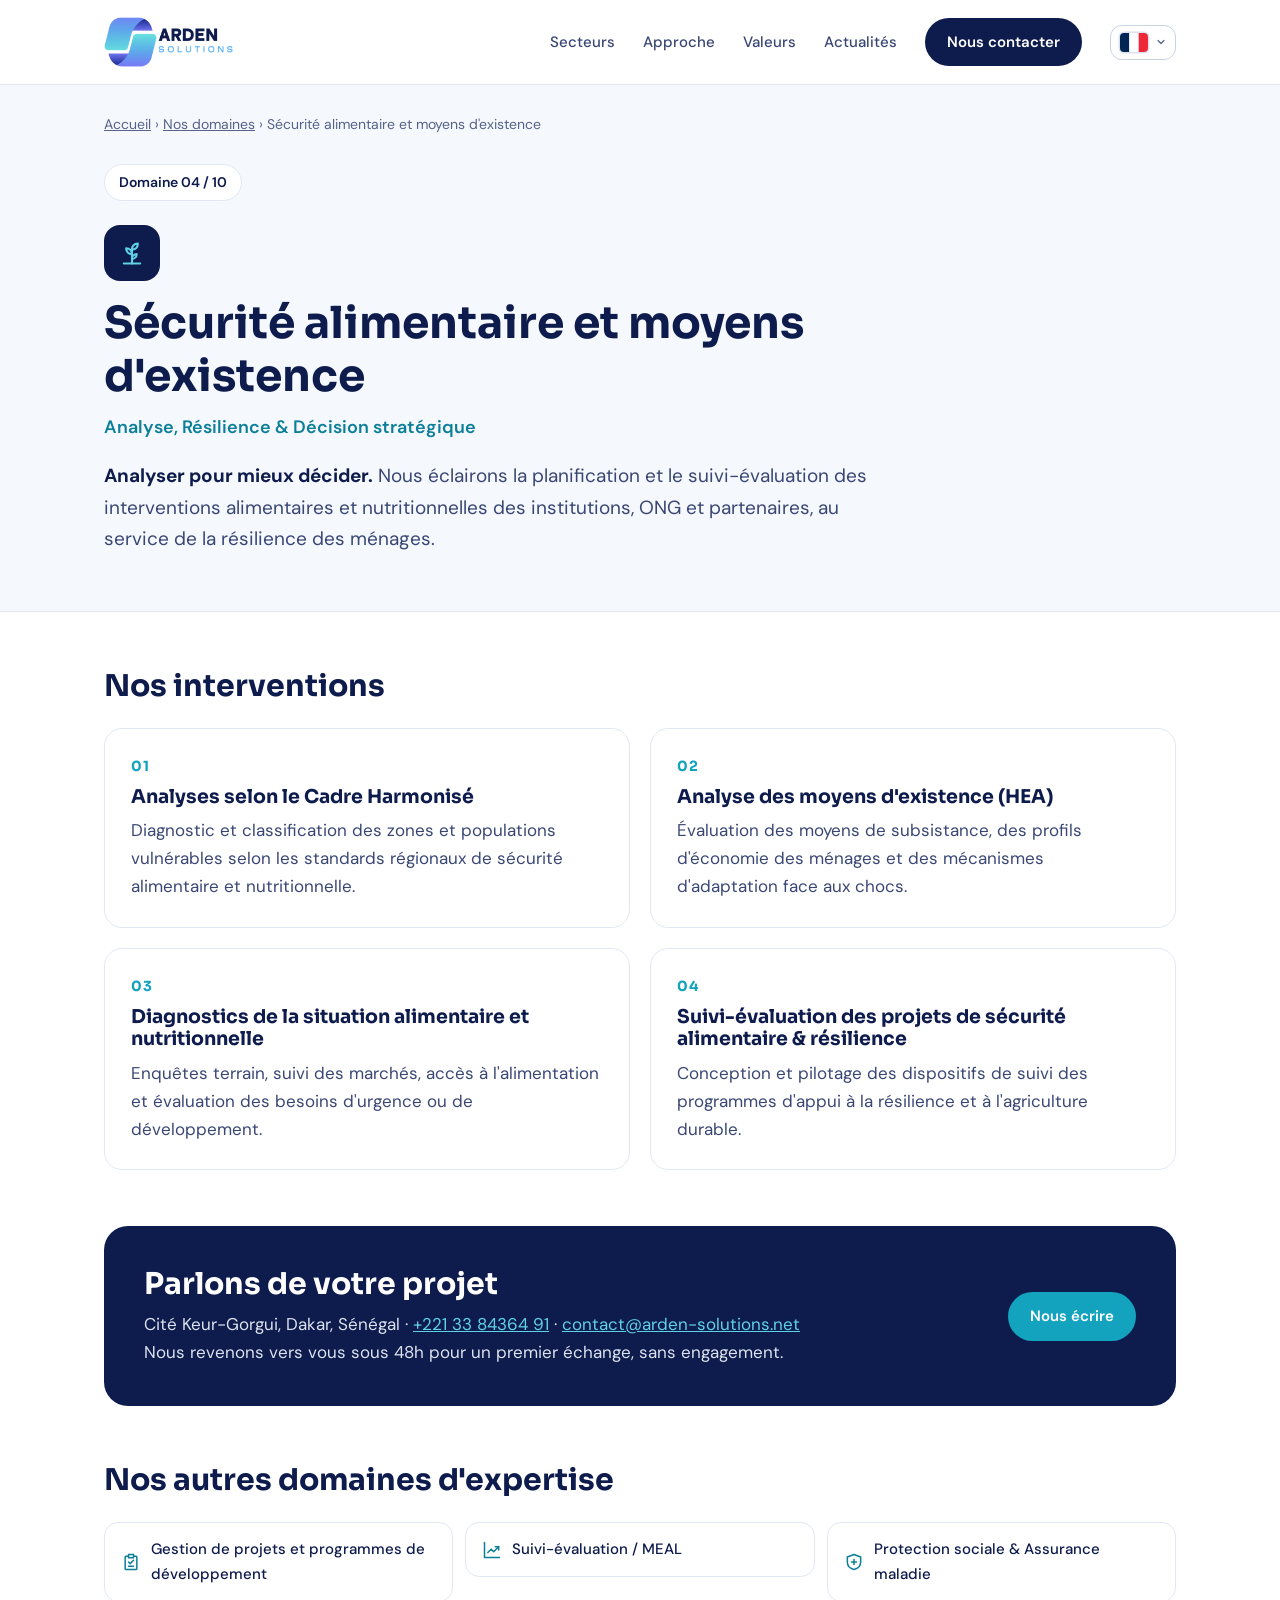
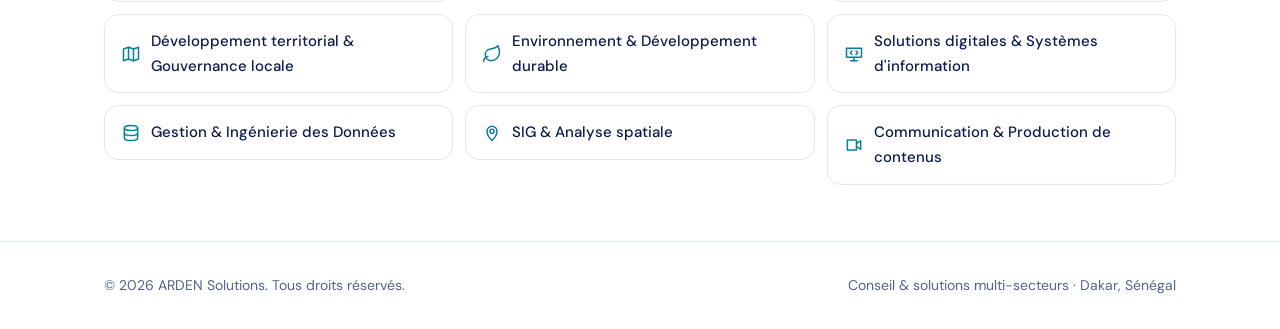
<file: domaines/securite-alimentaire-et-moyens-d-existence.html>
<!DOCTYPE html>
<html lang="fr">
<head>
<meta charset="utf-8">
<meta name="viewport" content="width=device-width, initial-scale=1">
<meta name="color-scheme" content="only light">
<title>Sécurité alimentaire et moyens d&#x27;existence au Sénégal | ARDEN Solutions</title>
<meta name="description" content="Analyser pour mieux décider. Nous éclairons la planification et le suivi-évaluation des interventions alimentaires et nutritionnelles des institutions…">
<link rel="canonical" href="https://arden-solutions.net/domaines/securite-alimentaire-et-moyens-d-existence.html">
<link rel="alternate" hreflang="fr" href="https://arden-solutions.net/domaines/securite-alimentaire-et-moyens-d-existence.html">
<link rel="alternate" hreflang="en" href="https://arden-solutions.net/domaines/securite-alimentaire-et-moyens-d-existence.html?lang=en">
<link rel="alternate" hreflang="ar" href="https://arden-solutions.net/domaines/securite-alimentaire-et-moyens-d-existence.html?lang=ar">
<link rel="alternate" hreflang="ja" href="https://arden-solutions.net/domaines/securite-alimentaire-et-moyens-d-existence.html?lang=ja">
<link rel="alternate" hreflang="it" href="https://arden-solutions.net/domaines/securite-alimentaire-et-moyens-d-existence.html?lang=it">
<link rel="alternate" hreflang="de" href="https://arden-solutions.net/domaines/securite-alimentaire-et-moyens-d-existence.html?lang=de">
<link rel="alternate" hreflang="x-default" href="https://arden-solutions.net/domaines/securite-alimentaire-et-moyens-d-existence.html">
<script src="/assets/i18n.js"></script>
<link rel="icon" href="/favicon.ico?v=2" sizes="any">
<link rel="icon" type="image/png" sizes="32x32" href="/favicon-32.png?v=2">
<link rel="apple-touch-icon" href="/apple-touch-icon.png?v=2">
<meta name="theme-color" content="#0E1B4D">
<meta property="og:type" content="website">
<meta property="og:locale" content="fr_FR">
<meta property="og:site_name" content="ARDEN Solutions">
<meta property="og:url" content="https://arden-solutions.net/domaines/securite-alimentaire-et-moyens-d-existence.html">
<meta property="og:title" content="Sécurité alimentaire et moyens d&#x27;existence au Sénégal | ARDEN Solutions">
<meta property="og:description" content="Analyser pour mieux décider. Nous éclairons la planification et le suivi-évaluation des interventions alimentaires et nutritionnelles des institutions…">
<meta property="og:image" content="https://arden-solutions.net/og-image.png">
<meta name="twitter:card" content="summary_large_image">
<link rel="preconnect" href="https://fonts.googleapis.com">
<link rel="preconnect" href="https://fonts.gstatic.com" crossorigin>
<link href="https://fonts.googleapis.com/css2?family=DM+Sans:wght@400;500;600&family=Sora:wght@600;700&display=swap" rel="stylesheet">
<style>
:root{color-scheme:only light;--navy:#0E1B4D;--ink:#3A4775;--muted:#56628A;--teal:#0B7F99;--teal2:#13A3BF;--line:#E1E8F3;--soft:#F5F8FC;--tint:#E3F5F9}
*{margin:0;padding:0;box-sizing:border-box}
body{background:#fff;color:var(--ink);font:17px/1.65 'DM Sans',-apple-system,BlinkMacSystemFont,sans-serif}
h1,h2,h3{font-family:'Sora','DM Sans',sans-serif;color:var(--navy);line-height:1.2}
a{color:var(--teal)}
.wrap{max-width:1120px;margin:0 auto;padding:0 24px}
header{border-bottom:1px solid var(--line);background:#fff}
header .wrap{display:flex;align-items:center;justify-content:space-between;gap:16px;height:84px}
header img{height:50px;width:auto;display:block}
header nav{display:flex;align-items:center;gap:28px;font-size:15px}
header nav a{color:var(--ink);text-decoration:none;font-weight:500}
.btn{display:inline-block;background:var(--navy);color:#fff!important;text-decoration:none;font-weight:600;padding:12px 22px;border-radius:999px;font-size:15px}
.btn.alt{background:#fff;color:var(--navy)!important;border:1px solid var(--line)}
.crumbs{font-size:14px;color:var(--muted);padding:28px 0 0}
.crumbs a{color:var(--muted)}
.hero{background:var(--soft);border-bottom:1px solid var(--line)}
.hero .wrap{padding-bottom:56px}
.eyebrow{display:inline-flex;align-items:center;gap:8px;margin-top:28px;background:#fff;border:1px solid var(--line);border-radius:999px;padding:6px 14px;font-size:14px;color:var(--navy);font-weight:600}
.ico{width:56px;height:56px;border-radius:16px;background:var(--navy);color:#5FD2E6;display:flex;align-items:center;justify-content:center;margin:24px 0 16px}
h1{font-size:44px;max-width:820px}
.tag{color:var(--teal);font-weight:600;margin-top:10px;font-size:18px}
.intro{max-width:780px;margin-top:18px;font-size:19px}
.intro strong{color:var(--navy)}
section{padding:56px 0}
h2{font-size:30px;margin-bottom:24px}
.grid{display:grid;grid-template-columns:repeat(2,1fr);gap:20px}
.card{border:1px solid var(--line);border-radius:18px;padding:26px;background:#fff}
.card h3{font-size:19px;margin-bottom:8px}
.n{font-family:'Sora',sans-serif;font-weight:700;color:var(--teal2);font-size:14px;letter-spacing:.08em;margin-bottom:8px}
.cta{background:var(--navy);color:#DCE3EF;border-radius:24px;padding:40px;display:flex;justify-content:space-between;align-items:center;gap:24px;flex-wrap:wrap}
.cta h2{color:#fff;margin-bottom:8px}
.cta a.btn{background:#13A3BF}
.cta .coords a{color:#5FD2E6}
.others{display:grid;grid-template-columns:repeat(3,1fr);gap:12px;list-style:none}
.others a{display:flex;gap:10px;align-items:center;border:1px solid var(--line);border-radius:14px;padding:14px 16px;text-decoration:none;color:var(--navy);font-weight:500;font-size:15px;background:#fff}
.others a:hover{border-color:var(--teal2);background:var(--tint)}
.others svg{flex:none;color:var(--teal)}
footer{border-top:1px solid var(--line);padding:32px 0;font-size:14px;color:var(--muted)}
footer .wrap{display:flex;justify-content:space-between;gap:16px;flex-wrap:wrap}
@media (max-width:900px){.others{grid-template-columns:repeat(2,1fr)}h1{font-size:36px}}
@media (max-width:760px){header nav a:not(.btn):not(.news){display:none}header nav{gap:16px}.btn{padding:10px 16px;font-size:14px}.grid,.others{grid-template-columns:1fr}h1{font-size:30px}h2{font-size:24px}.cta{padding:28px}.wrap{padding:0 16px}header img{height:42px}}
</style>
<script type="application/ld+json">{"@context": "https://schema.org", "@graph": [{"@type": "Service", "@id": "https://arden-solutions.net/domaines/securite-alimentaire-et-moyens-d-existence.html#service", "name": "Sécurité alimentaire et moyens d'existence", "serviceType": "Sécurité alimentaire et moyens d'existence", "description": "Analyser pour mieux décider. Nous éclairons la planification et le suivi-évaluation des interventions alimentaires et nutritionnelles des institutions, ONG et partenaires, au service de la résilience des ménages.", "url": "https://arden-solutions.net/domaines/securite-alimentaire-et-moyens-d-existence.html", "provider": {"@id": "https://arden-solutions.net/#organisation"}, "areaServed": [{"@type": "Country", "name": "Sénégal"}, {"@type": "Place", "name": "Afrique de l'Ouest"}], "hasOfferCatalog": {"@type": "OfferCatalog", "name": "Nos interventions", "itemListElement": [{"@type": "Offer", "itemOffered": {"@type": "Service", "name": "Analyses selon le Cadre Harmonisé", "description": "Diagnostic et classification des zones et populations vulnérables selon les standards régionaux de sécurité alimentaire et nutritionnelle."}}, {"@type": "Offer", "itemOffered": {"@type": "Service", "name": "Analyse des moyens d'existence (HEA)", "description": "Évaluation des moyens de subsistance, des profils d'économie des ménages et des mécanismes d'adaptation face aux chocs."}}, {"@type": "Offer", "itemOffered": {"@type": "Service", "name": "Diagnostics de la situation alimentaire et nutritionnelle", "description": "Enquêtes terrain, suivi des marchés, accès à l'alimentation et évaluation des besoins d'urgence ou de développement."}}, {"@type": "Offer", "itemOffered": {"@type": "Service", "name": "Suivi-évaluation des projets de sécurité alimentaire & résilience", "description": "Conception et pilotage des dispositifs de suivi des programmes d'appui à la résilience et à l'agriculture durable."}}]}}, {"@type": "ProfessionalService", "@id": "https://arden-solutions.net/#organisation", "name": "ARDEN Solutions", "url": "https://arden-solutions.net/", "logo": "https://arden-solutions.net/logo.png", "email": "contact@arden-solutions.net", "telephone": "+221 33 84364 91", "address": {"@type": "PostalAddress", "streetAddress": "Cité Keur-Gorgui", "addressLocality": "Dakar", "addressCountry": "SN"}}, {"@type": "BreadcrumbList", "itemListElement": [{"@type": "ListItem", "position": 1, "name": "Accueil", "item": "https://arden-solutions.net/"}, {"@type": "ListItem", "position": 2, "name": "Nos domaines", "item": "https://arden-solutions.net/#secteurs"}, {"@type": "ListItem", "position": 3, "name": "Sécurité alimentaire et moyens d'existence", "item": "https://arden-solutions.net/domaines/securite-alimentaire-et-moyens-d-existence.html"}]}]}</script>
</head>
<body>
<header><div class="wrap">
<a href="/" aria-label="ARDEN Solutions, accueil"><img src="/logo.png" alt="ARDEN Solutions" width="129" height="50"></a>
<nav aria-label="Navigation principale"><a href="/#secteurs">Secteurs</a><a href="/#approche">Approche</a><a href="/#valeurs">Valeurs</a><a class="news" href="/actualites/">Actualités</a><a class="btn" href="/#contact">Nous contacter</a></nav>
</div></header>
<main>
<div class="hero"><div class="wrap">
<nav class="crumbs" aria-label="Fil d'Ariane"><a href="/">Accueil</a> › <a href="/#secteurs">Nos domaines</a> › Sécurité alimentaire et moyens d&#x27;existence</nav>
<div class="eyebrow">Domaine 04 / 10</div>
<div class="ico"><svg width="28" height="28" viewBox="0 0 24 24" fill="none" stroke="currentColor" stroke-width="1.8" stroke-linecap="round" stroke-linejoin="round" aria-hidden="true"><path d="M12 21V9"/><path d="M12 9c0-3 2-5 5-5 0 3-2 5-5 5z"/><path d="M12 13c0-3-2-5-5-5 0 3 2 5 5 5z"/><path d="M12 17c0-2.5 2-4 4-4 0 2.5-2 4-4 4z"/><path d="M5 21h14"/></svg></div>
<h1>Sécurité alimentaire et moyens d&#x27;existence</h1>
<p class="tag">Analyse, Résilience &amp; Décision stratégique</p>
<p class="intro"><strong>Analyser pour mieux décider.</strong> Nous éclairons la planification et le suivi-évaluation des interventions alimentaires et nutritionnelles des institutions, ONG et partenaires, au service de la résilience des ménages.</p>
</div></div>
<section><div class="wrap">
<h2>Nos interventions</h2>
<div class="grid"><article class="card"><div class="n">01</div><h3>Analyses selon le Cadre Harmonisé</h3><p>Diagnostic et classification des zones et populations vulnérables selon les standards régionaux de sécurité alimentaire et nutritionnelle.</p></article><article class="card"><div class="n">02</div><h3>Analyse des moyens d&#x27;existence (HEA)</h3><p>Évaluation des moyens de subsistance, des profils d&#x27;économie des ménages et des mécanismes d&#x27;adaptation face aux chocs.</p></article><article class="card"><div class="n">03</div><h3>Diagnostics de la situation alimentaire et nutritionnelle</h3><p>Enquêtes terrain, suivi des marchés, accès à l&#x27;alimentation et évaluation des besoins d&#x27;urgence ou de développement.</p></article><article class="card"><div class="n">04</div><h3>Suivi-évaluation des projets de sécurité alimentaire &amp; résilience</h3><p>Conception et pilotage des dispositifs de suivi des programmes d&#x27;appui à la résilience et à l&#x27;agriculture durable.</p></article></div>
</div></section>
<section style="padding-top:0"><div class="wrap">
<div class="cta">
<div><h2>Parlons de votre projet</h2>
<p class="coords">Cité Keur-Gorgui, Dakar, Sénégal · <a href="tel:+221338436491">+221 33 84364 91</a> · <a href="mailto:contact@arden-solutions.net">contact@arden-solutions.net</a></p>
<p>Nous revenons vers vous sous 48h pour un premier échange, sans engagement.</p></div>
<a class="btn" href="/#contact">Nous écrire</a>
</div>
</div></section>
<section style="padding-top:0"><div class="wrap">
<h2>Nos autres domaines d'expertise</h2>
<ul class="others"><li><a href="/domaines/gestion-de-projets-et-programmes.html"><svg width="20" height="20" viewBox="0 0 24 24" fill="none" stroke="currentColor" stroke-width="1.8" stroke-linecap="round" stroke-linejoin="round" aria-hidden="true"><path d="M9 5H6a1 1 0 0 0-1 1v14a1 1 0 0 0 1 1h12a1 1 0 0 0 1-1V6a1 1 0 0 0-1-1h-3"/><path d="M9 3h6v4H9z"/><path d="M9 12l2 2 4-4"/><path d="M9 17h6"/></svg>Gestion de projets et programmes de développement</a></li><li><a href="/domaines/suivi-evaluation-meal.html"><svg width="20" height="20" viewBox="0 0 24 24" fill="none" stroke="currentColor" stroke-width="1.8" stroke-linecap="round" stroke-linejoin="round" aria-hidden="true"><path d="M3 3v18h18"/><path d="M7 15l4-4 3 3 6-6"/><path d="M16 8h4v4"/></svg>Suivi-évaluation / MEAL</a></li><li><a href="/domaines/protection-sociale-et-assurance-maladie.html"><svg width="20" height="20" viewBox="0 0 24 24" fill="none" stroke="currentColor" stroke-width="1.8" stroke-linecap="round" stroke-linejoin="round" aria-hidden="true"><path d="M12 3l8 3v6c0 5-3.5 8-8 9-4.5-1-8-4-8-9V6z"/><path d="M12 9v6"/><path d="M9 12h6"/></svg>Protection sociale &amp; Assurance maladie</a></li><li><a href="/domaines/developpement-territorial-et-gouvernance-locale.html"><svg width="20" height="20" viewBox="0 0 24 24" fill="none" stroke="currentColor" stroke-width="1.8" stroke-linecap="round" stroke-linejoin="round" aria-hidden="true"><path d="M9 4L3 6v14l6-2 6 2 6-2V4l-6 2-6-2z"/><path d="M9 4v14"/><path d="M15 6v14"/></svg>Développement territorial &amp; Gouvernance locale</a></li><li><a href="/domaines/environnement-et-developpement-durable.html"><svg width="20" height="20" viewBox="0 0 24 24" fill="none" stroke="currentColor" stroke-width="1.8" stroke-linecap="round" stroke-linejoin="round" aria-hidden="true"><path d="M11 20A7 7 0 0 1 9.8 6.1C15.5 5 17 4.48 19 2c1 2 2 4.18 2 8 0 5.5-4.78 10-10 10z"/><path d="M2 21c0-3 1.85-5.36 5.08-6"/></svg>Environnement &amp; Développement durable</a></li><li><a href="/domaines/systemes-d-information-et-digitalisation.html"><svg width="20" height="20" viewBox="0 0 24 24" fill="none" stroke="currentColor" stroke-width="1.8" stroke-linecap="round" stroke-linejoin="round" aria-hidden="true"><path d="M3 5h18v11H3z"/><path d="M8 20h8"/><path d="M12 16v4"/><path d="M9.5 8.5l-2 2 2 2"/><path d="M14.5 8.5l2 2-2 2"/></svg>Solutions digitales &amp; Systèmes d&#x27;information</a></li><li><a href="/domaines/gestion-et-ingenierie-des-donnees.html"><svg width="20" height="20" viewBox="0 0 24 24" fill="none" stroke="currentColor" stroke-width="1.8" stroke-linecap="round" stroke-linejoin="round" aria-hidden="true"><path d="M4 6c0-1.7 3.6-3 8-3s8 1.3 8 3-3.6 3-8 3-8-1.3-8-3z"/><path d="M4 6v6c0 1.7 3.6 3 8 3s8-1.3 8-3V6"/><path d="M4 12v6c0 1.7 3.6 3 8 3s8-1.3 8-3v-6"/></svg>Gestion &amp; Ingénierie des Données</a></li><li><a href="/domaines/sig-et-analyse-spatiale.html"><svg width="20" height="20" viewBox="0 0 24 24" fill="none" stroke="currentColor" stroke-width="1.8" stroke-linecap="round" stroke-linejoin="round" aria-hidden="true"><path d="M12 21s-6-5.5-6-11a6 6 0 0 1 12 0c0 5.5-6 11-6 11z"/><path d="M12 7.5a2.5 2.5 0 1 0 0 5 2.5 2.5 0 1 0 0-5z"/></svg>SIG &amp; Analyse spatiale</a></li><li><a href="/domaines/communication-et-production-de-contenus.html"><svg width="20" height="20" viewBox="0 0 24 24" fill="none" stroke="currentColor" stroke-width="1.8" stroke-linecap="round" stroke-linejoin="round" aria-hidden="true"><path d="M4 6h11v12H4z"/><path d="M15 10l5-3v10l-5-3"/></svg>Communication &amp; Production de contenus</a></li></ul>
</div></section>
</main>
<footer><div class="wrap"><span>© 2026 ARDEN Solutions. Tous droits réservés.</span><span>Conseil &amp; solutions multi-secteurs · Dakar, Sénégal</span></div></footer>
</body>
</html>
</file>
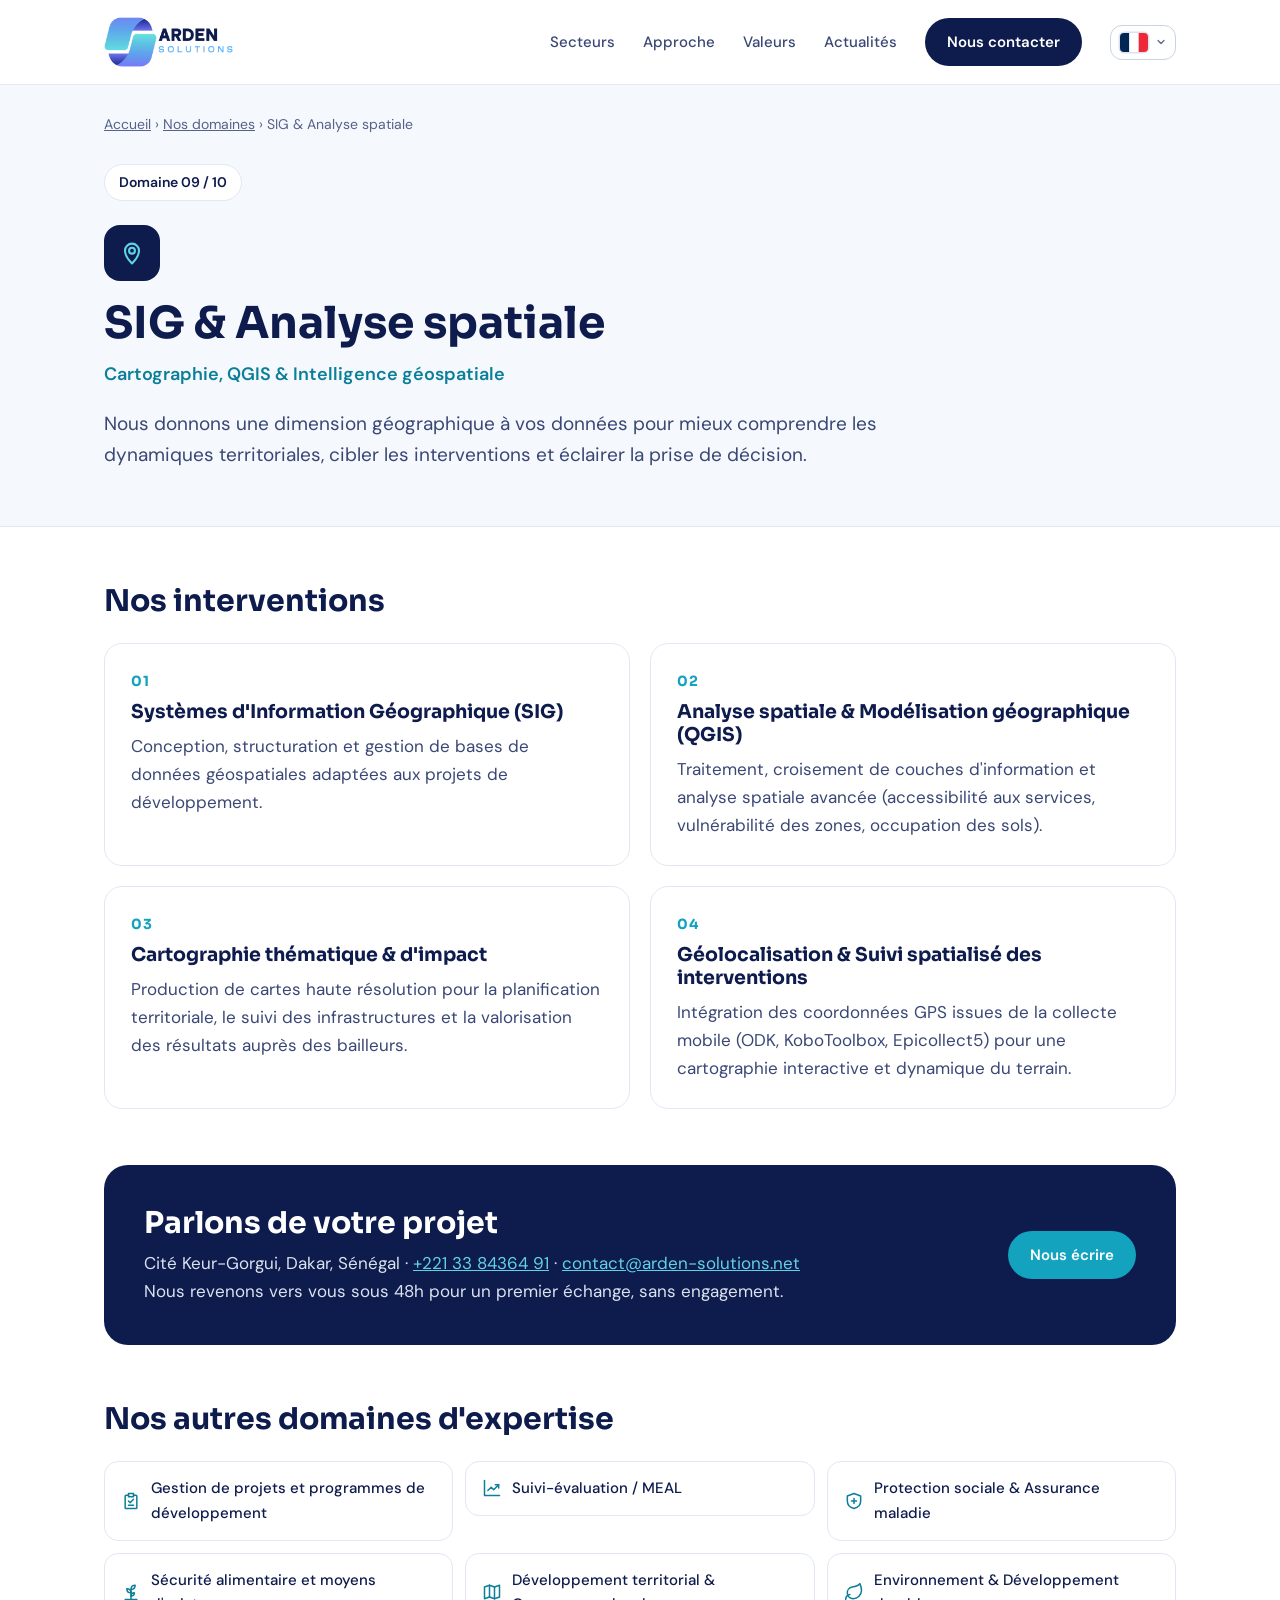
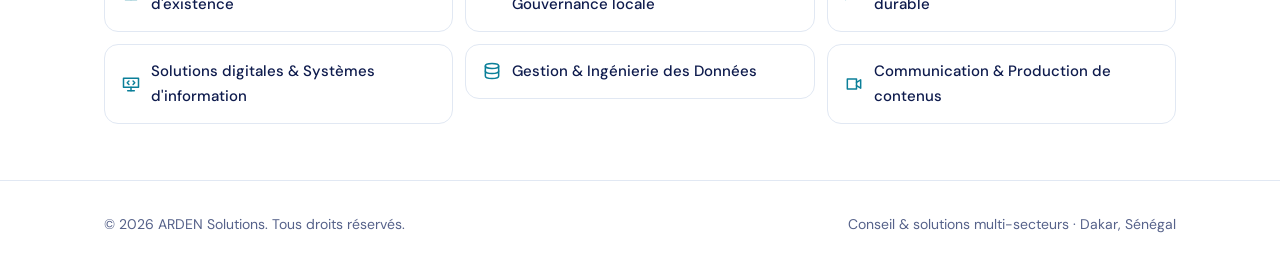
<file: domaines/sig-et-analyse-spatiale.html>
<!DOCTYPE html>
<html lang="fr">
<head>
<meta charset="utf-8">
<meta name="viewport" content="width=device-width, initial-scale=1">
<meta name="color-scheme" content="only light">
<title>SIG &amp; Analyse spatiale au Sénégal | ARDEN Solutions</title>
<meta name="description" content="Nous donnons une dimension géographique à vos données pour mieux comprendre les dynamiques territoriales, cibler les interventions et éclairer la prise…">
<link rel="canonical" href="https://arden-solutions.net/domaines/sig-et-analyse-spatiale.html">
<link rel="alternate" hreflang="fr" href="https://arden-solutions.net/domaines/sig-et-analyse-spatiale.html">
<link rel="alternate" hreflang="en" href="https://arden-solutions.net/domaines/sig-et-analyse-spatiale.html?lang=en">
<link rel="alternate" hreflang="ar" href="https://arden-solutions.net/domaines/sig-et-analyse-spatiale.html?lang=ar">
<link rel="alternate" hreflang="ja" href="https://arden-solutions.net/domaines/sig-et-analyse-spatiale.html?lang=ja">
<link rel="alternate" hreflang="it" href="https://arden-solutions.net/domaines/sig-et-analyse-spatiale.html?lang=it">
<link rel="alternate" hreflang="de" href="https://arden-solutions.net/domaines/sig-et-analyse-spatiale.html?lang=de">
<link rel="alternate" hreflang="x-default" href="https://arden-solutions.net/domaines/sig-et-analyse-spatiale.html">
<script src="/assets/i18n.js"></script>
<link rel="icon" href="/favicon.ico?v=2" sizes="any">
<link rel="icon" type="image/png" sizes="32x32" href="/favicon-32.png?v=2">
<link rel="apple-touch-icon" href="/apple-touch-icon.png?v=2">
<meta name="theme-color" content="#0E1B4D">
<meta property="og:type" content="website">
<meta property="og:locale" content="fr_FR">
<meta property="og:site_name" content="ARDEN Solutions">
<meta property="og:url" content="https://arden-solutions.net/domaines/sig-et-analyse-spatiale.html">
<meta property="og:title" content="SIG &amp; Analyse spatiale au Sénégal | ARDEN Solutions">
<meta property="og:description" content="Nous donnons une dimension géographique à vos données pour mieux comprendre les dynamiques territoriales, cibler les interventions et éclairer la prise…">
<meta property="og:image" content="https://arden-solutions.net/og-image.png">
<meta name="twitter:card" content="summary_large_image">
<link rel="preconnect" href="https://fonts.googleapis.com">
<link rel="preconnect" href="https://fonts.gstatic.com" crossorigin>
<link href="https://fonts.googleapis.com/css2?family=DM+Sans:wght@400;500;600&family=Sora:wght@600;700&display=swap" rel="stylesheet">
<style>
:root{color-scheme:only light;--navy:#0E1B4D;--ink:#3A4775;--muted:#56628A;--teal:#0B7F99;--teal2:#13A3BF;--line:#E1E8F3;--soft:#F5F8FC;--tint:#E3F5F9}
*{margin:0;padding:0;box-sizing:border-box}
body{background:#fff;color:var(--ink);font:17px/1.65 'DM Sans',-apple-system,BlinkMacSystemFont,sans-serif}
h1,h2,h3{font-family:'Sora','DM Sans',sans-serif;color:var(--navy);line-height:1.2}
a{color:var(--teal)}
.wrap{max-width:1120px;margin:0 auto;padding:0 24px}
header{border-bottom:1px solid var(--line);background:#fff}
header .wrap{display:flex;align-items:center;justify-content:space-between;gap:16px;height:84px}
header img{height:50px;width:auto;display:block}
header nav{display:flex;align-items:center;gap:28px;font-size:15px}
header nav a{color:var(--ink);text-decoration:none;font-weight:500}
.btn{display:inline-block;background:var(--navy);color:#fff!important;text-decoration:none;font-weight:600;padding:12px 22px;border-radius:999px;font-size:15px}
.btn.alt{background:#fff;color:var(--navy)!important;border:1px solid var(--line)}
.crumbs{font-size:14px;color:var(--muted);padding:28px 0 0}
.crumbs a{color:var(--muted)}
.hero{background:var(--soft);border-bottom:1px solid var(--line)}
.hero .wrap{padding-bottom:56px}
.eyebrow{display:inline-flex;align-items:center;gap:8px;margin-top:28px;background:#fff;border:1px solid var(--line);border-radius:999px;padding:6px 14px;font-size:14px;color:var(--navy);font-weight:600}
.ico{width:56px;height:56px;border-radius:16px;background:var(--navy);color:#5FD2E6;display:flex;align-items:center;justify-content:center;margin:24px 0 16px}
h1{font-size:44px;max-width:820px}
.tag{color:var(--teal);font-weight:600;margin-top:10px;font-size:18px}
.intro{max-width:780px;margin-top:18px;font-size:19px}
.intro strong{color:var(--navy)}
section{padding:56px 0}
h2{font-size:30px;margin-bottom:24px}
.grid{display:grid;grid-template-columns:repeat(2,1fr);gap:20px}
.card{border:1px solid var(--line);border-radius:18px;padding:26px;background:#fff}
.card h3{font-size:19px;margin-bottom:8px}
.n{font-family:'Sora',sans-serif;font-weight:700;color:var(--teal2);font-size:14px;letter-spacing:.08em;margin-bottom:8px}
.cta{background:var(--navy);color:#DCE3EF;border-radius:24px;padding:40px;display:flex;justify-content:space-between;align-items:center;gap:24px;flex-wrap:wrap}
.cta h2{color:#fff;margin-bottom:8px}
.cta a.btn{background:#13A3BF}
.cta .coords a{color:#5FD2E6}
.others{display:grid;grid-template-columns:repeat(3,1fr);gap:12px;list-style:none}
.others a{display:flex;gap:10px;align-items:center;border:1px solid var(--line);border-radius:14px;padding:14px 16px;text-decoration:none;color:var(--navy);font-weight:500;font-size:15px;background:#fff}
.others a:hover{border-color:var(--teal2);background:var(--tint)}
.others svg{flex:none;color:var(--teal)}
footer{border-top:1px solid var(--line);padding:32px 0;font-size:14px;color:var(--muted)}
footer .wrap{display:flex;justify-content:space-between;gap:16px;flex-wrap:wrap}
@media (max-width:900px){.others{grid-template-columns:repeat(2,1fr)}h1{font-size:36px}}
@media (max-width:760px){header nav a:not(.btn):not(.news){display:none}header nav{gap:16px}.btn{padding:10px 16px;font-size:14px}.grid,.others{grid-template-columns:1fr}h1{font-size:30px}h2{font-size:24px}.cta{padding:28px}.wrap{padding:0 16px}header img{height:42px}}
</style>
<script type="application/ld+json">{"@context": "https://schema.org", "@graph": [{"@type": "Service", "@id": "https://arden-solutions.net/domaines/sig-et-analyse-spatiale.html#service", "name": "SIG & Analyse spatiale", "serviceType": "SIG & Analyse spatiale", "description": "Nous donnons une dimension géographique à vos données pour mieux comprendre les dynamiques territoriales, cibler les interventions et éclairer la prise de décision.", "url": "https://arden-solutions.net/domaines/sig-et-analyse-spatiale.html", "provider": {"@id": "https://arden-solutions.net/#organisation"}, "areaServed": [{"@type": "Country", "name": "Sénégal"}, {"@type": "Place", "name": "Afrique de l'Ouest"}], "hasOfferCatalog": {"@type": "OfferCatalog", "name": "Nos interventions", "itemListElement": [{"@type": "Offer", "itemOffered": {"@type": "Service", "name": "Systèmes d'Information Géographique (SIG)", "description": "Conception, structuration et gestion de bases de données géospatiales adaptées aux projets de développement."}}, {"@type": "Offer", "itemOffered": {"@type": "Service", "name": "Analyse spatiale & Modélisation géographique (QGIS)", "description": "Traitement, croisement de couches d'information et analyse spatiale avancée (accessibilité aux services, vulnérabilité des zones, occupation des sols)."}}, {"@type": "Offer", "itemOffered": {"@type": "Service", "name": "Cartographie thématique & d'impact", "description": "Production de cartes haute résolution pour la planification territoriale, le suivi des infrastructures et la valorisation des résultats auprès des bailleurs."}}, {"@type": "Offer", "itemOffered": {"@type": "Service", "name": "Géolocalisation & Suivi spatialisé des interventions", "description": "Intégration des coordonnées GPS issues de la collecte mobile (ODK, KoboToolbox, Epicollect5) pour une cartographie interactive et dynamique du terrain."}}]}}, {"@type": "ProfessionalService", "@id": "https://arden-solutions.net/#organisation", "name": "ARDEN Solutions", "url": "https://arden-solutions.net/", "logo": "https://arden-solutions.net/logo.png", "email": "contact@arden-solutions.net", "telephone": "+221 33 84364 91", "address": {"@type": "PostalAddress", "streetAddress": "Cité Keur-Gorgui", "addressLocality": "Dakar", "addressCountry": "SN"}}, {"@type": "BreadcrumbList", "itemListElement": [{"@type": "ListItem", "position": 1, "name": "Accueil", "item": "https://arden-solutions.net/"}, {"@type": "ListItem", "position": 2, "name": "Nos domaines", "item": "https://arden-solutions.net/#secteurs"}, {"@type": "ListItem", "position": 3, "name": "SIG & Analyse spatiale", "item": "https://arden-solutions.net/domaines/sig-et-analyse-spatiale.html"}]}]}</script>
</head>
<body>
<header><div class="wrap">
<a href="/" aria-label="ARDEN Solutions, accueil"><img src="/logo.png" alt="ARDEN Solutions" width="129" height="50"></a>
<nav aria-label="Navigation principale"><a href="/#secteurs">Secteurs</a><a href="/#approche">Approche</a><a href="/#valeurs">Valeurs</a><a class="news" href="/actualites/">Actualités</a><a class="btn" href="/#contact">Nous contacter</a></nav>
</div></header>
<main>
<div class="hero"><div class="wrap">
<nav class="crumbs" aria-label="Fil d'Ariane"><a href="/">Accueil</a> › <a href="/#secteurs">Nos domaines</a> › SIG &amp; Analyse spatiale</nav>
<div class="eyebrow">Domaine 09 / 10</div>
<div class="ico"><svg width="28" height="28" viewBox="0 0 24 24" fill="none" stroke="currentColor" stroke-width="1.8" stroke-linecap="round" stroke-linejoin="round" aria-hidden="true"><path d="M12 21s-6-5.5-6-11a6 6 0 0 1 12 0c0 5.5-6 11-6 11z"/><path d="M12 7.5a2.5 2.5 0 1 0 0 5 2.5 2.5 0 1 0 0-5z"/></svg></div>
<h1>SIG &amp; Analyse spatiale</h1>
<p class="tag">Cartographie, QGIS &amp; Intelligence géospatiale</p>
<p class="intro">Nous donnons une dimension géographique à vos données pour mieux comprendre les dynamiques territoriales, cibler les interventions et éclairer la prise de décision.</p>
</div></div>
<section><div class="wrap">
<h2>Nos interventions</h2>
<div class="grid"><article class="card"><div class="n">01</div><h3>Systèmes d&#x27;Information Géographique (SIG)</h3><p>Conception, structuration et gestion de bases de données géospatiales adaptées aux projets de développement.</p></article><article class="card"><div class="n">02</div><h3>Analyse spatiale &amp; Modélisation géographique (QGIS)</h3><p>Traitement, croisement de couches d&#x27;information et analyse spatiale avancée (accessibilité aux services, vulnérabilité des zones, occupation des sols).</p></article><article class="card"><div class="n">03</div><h3>Cartographie thématique &amp; d&#x27;impact</h3><p>Production de cartes haute résolution pour la planification territoriale, le suivi des infrastructures et la valorisation des résultats auprès des bailleurs.</p></article><article class="card"><div class="n">04</div><h3>Géolocalisation &amp; Suivi spatialisé des interventions</h3><p>Intégration des coordonnées GPS issues de la collecte mobile (ODK, KoboToolbox, Epicollect5) pour une cartographie interactive et dynamique du terrain.</p></article></div>
</div></section>
<section style="padding-top:0"><div class="wrap">
<div class="cta">
<div><h2>Parlons de votre projet</h2>
<p class="coords">Cité Keur-Gorgui, Dakar, Sénégal · <a href="tel:+221338436491">+221 33 84364 91</a> · <a href="mailto:contact@arden-solutions.net">contact@arden-solutions.net</a></p>
<p>Nous revenons vers vous sous 48h pour un premier échange, sans engagement.</p></div>
<a class="btn" href="/#contact">Nous écrire</a>
</div>
</div></section>
<section style="padding-top:0"><div class="wrap">
<h2>Nos autres domaines d'expertise</h2>
<ul class="others"><li><a href="/domaines/gestion-de-projets-et-programmes.html"><svg width="20" height="20" viewBox="0 0 24 24" fill="none" stroke="currentColor" stroke-width="1.8" stroke-linecap="round" stroke-linejoin="round" aria-hidden="true"><path d="M9 5H6a1 1 0 0 0-1 1v14a1 1 0 0 0 1 1h12a1 1 0 0 0 1-1V6a1 1 0 0 0-1-1h-3"/><path d="M9 3h6v4H9z"/><path d="M9 12l2 2 4-4"/><path d="M9 17h6"/></svg>Gestion de projets et programmes de développement</a></li><li><a href="/domaines/suivi-evaluation-meal.html"><svg width="20" height="20" viewBox="0 0 24 24" fill="none" stroke="currentColor" stroke-width="1.8" stroke-linecap="round" stroke-linejoin="round" aria-hidden="true"><path d="M3 3v18h18"/><path d="M7 15l4-4 3 3 6-6"/><path d="M16 8h4v4"/></svg>Suivi-évaluation / MEAL</a></li><li><a href="/domaines/protection-sociale-et-assurance-maladie.html"><svg width="20" height="20" viewBox="0 0 24 24" fill="none" stroke="currentColor" stroke-width="1.8" stroke-linecap="round" stroke-linejoin="round" aria-hidden="true"><path d="M12 3l8 3v6c0 5-3.5 8-8 9-4.5-1-8-4-8-9V6z"/><path d="M12 9v6"/><path d="M9 12h6"/></svg>Protection sociale &amp; Assurance maladie</a></li><li><a href="/domaines/securite-alimentaire-et-moyens-d-existence.html"><svg width="20" height="20" viewBox="0 0 24 24" fill="none" stroke="currentColor" stroke-width="1.8" stroke-linecap="round" stroke-linejoin="round" aria-hidden="true"><path d="M12 21V9"/><path d="M12 9c0-3 2-5 5-5 0 3-2 5-5 5z"/><path d="M12 13c0-3-2-5-5-5 0 3 2 5 5 5z"/><path d="M12 17c0-2.5 2-4 4-4 0 2.5-2 4-4 4z"/><path d="M5 21h14"/></svg>Sécurité alimentaire et moyens d&#x27;existence</a></li><li><a href="/domaines/developpement-territorial-et-gouvernance-locale.html"><svg width="20" height="20" viewBox="0 0 24 24" fill="none" stroke="currentColor" stroke-width="1.8" stroke-linecap="round" stroke-linejoin="round" aria-hidden="true"><path d="M9 4L3 6v14l6-2 6 2 6-2V4l-6 2-6-2z"/><path d="M9 4v14"/><path d="M15 6v14"/></svg>Développement territorial &amp; Gouvernance locale</a></li><li><a href="/domaines/environnement-et-developpement-durable.html"><svg width="20" height="20" viewBox="0 0 24 24" fill="none" stroke="currentColor" stroke-width="1.8" stroke-linecap="round" stroke-linejoin="round" aria-hidden="true"><path d="M11 20A7 7 0 0 1 9.8 6.1C15.5 5 17 4.48 19 2c1 2 2 4.18 2 8 0 5.5-4.78 10-10 10z"/><path d="M2 21c0-3 1.85-5.36 5.08-6"/></svg>Environnement &amp; Développement durable</a></li><li><a href="/domaines/systemes-d-information-et-digitalisation.html"><svg width="20" height="20" viewBox="0 0 24 24" fill="none" stroke="currentColor" stroke-width="1.8" stroke-linecap="round" stroke-linejoin="round" aria-hidden="true"><path d="M3 5h18v11H3z"/><path d="M8 20h8"/><path d="M12 16v4"/><path d="M9.5 8.5l-2 2 2 2"/><path d="M14.5 8.5l2 2-2 2"/></svg>Solutions digitales &amp; Systèmes d&#x27;information</a></li><li><a href="/domaines/gestion-et-ingenierie-des-donnees.html"><svg width="20" height="20" viewBox="0 0 24 24" fill="none" stroke="currentColor" stroke-width="1.8" stroke-linecap="round" stroke-linejoin="round" aria-hidden="true"><path d="M4 6c0-1.7 3.6-3 8-3s8 1.3 8 3-3.6 3-8 3-8-1.3-8-3z"/><path d="M4 6v6c0 1.7 3.6 3 8 3s8-1.3 8-3V6"/><path d="M4 12v6c0 1.7 3.6 3 8 3s8-1.3 8-3v-6"/></svg>Gestion &amp; Ingénierie des Données</a></li><li><a href="/domaines/communication-et-production-de-contenus.html"><svg width="20" height="20" viewBox="0 0 24 24" fill="none" stroke="currentColor" stroke-width="1.8" stroke-linecap="round" stroke-linejoin="round" aria-hidden="true"><path d="M4 6h11v12H4z"/><path d="M15 10l5-3v10l-5-3"/></svg>Communication &amp; Production de contenus</a></li></ul>
</div></section>
</main>
<footer><div class="wrap"><span>© 2026 ARDEN Solutions. Tous droits réservés.</span><span>Conseil &amp; solutions multi-secteurs · Dakar, Sénégal</span></div></footer>
</body>
</html>
</file>
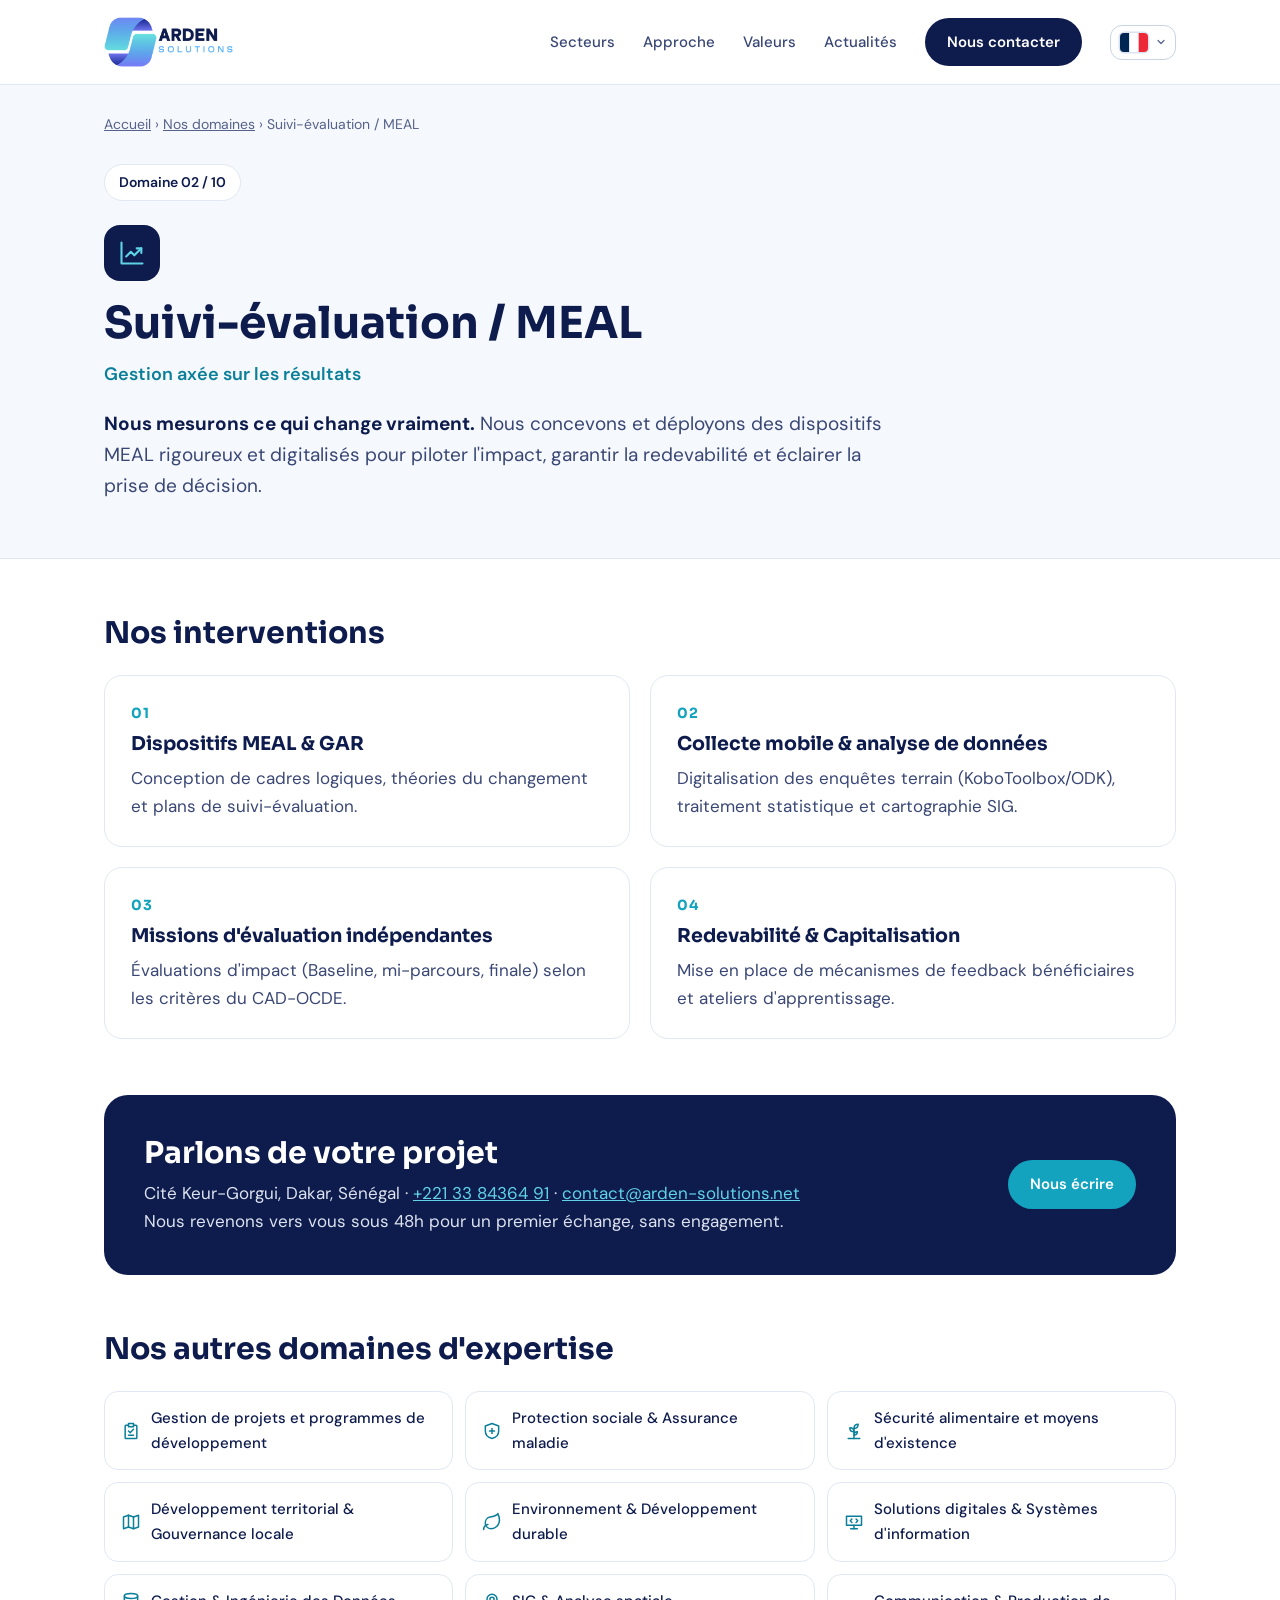
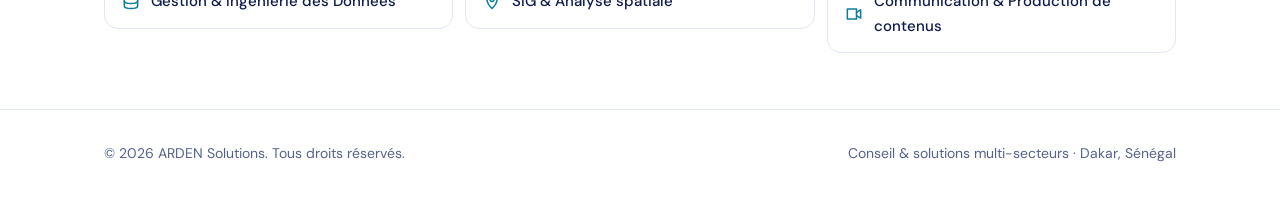
<file: domaines/suivi-evaluation-meal.html>
<!DOCTYPE html>
<html lang="fr">
<head>
<meta charset="utf-8">
<meta name="viewport" content="width=device-width, initial-scale=1">
<meta name="color-scheme" content="only light">
<title>Suivi-évaluation / MEAL au Sénégal | ARDEN Solutions</title>
<meta name="description" content="Nous mesurons ce qui change vraiment. Nous concevons et déployons des dispositifs MEAL rigoureux et digitalisés pour piloter l&#x27;impact, garantir la…">
<link rel="canonical" href="https://arden-solutions.net/domaines/suivi-evaluation-meal.html">
<link rel="alternate" hreflang="fr" href="https://arden-solutions.net/domaines/suivi-evaluation-meal.html">
<link rel="alternate" hreflang="en" href="https://arden-solutions.net/domaines/suivi-evaluation-meal.html?lang=en">
<link rel="alternate" hreflang="ar" href="https://arden-solutions.net/domaines/suivi-evaluation-meal.html?lang=ar">
<link rel="alternate" hreflang="ja" href="https://arden-solutions.net/domaines/suivi-evaluation-meal.html?lang=ja">
<link rel="alternate" hreflang="it" href="https://arden-solutions.net/domaines/suivi-evaluation-meal.html?lang=it">
<link rel="alternate" hreflang="de" href="https://arden-solutions.net/domaines/suivi-evaluation-meal.html?lang=de">
<link rel="alternate" hreflang="x-default" href="https://arden-solutions.net/domaines/suivi-evaluation-meal.html">
<script src="/assets/i18n.js"></script>
<link rel="icon" href="/favicon.ico?v=2" sizes="any">
<link rel="icon" type="image/png" sizes="32x32" href="/favicon-32.png?v=2">
<link rel="apple-touch-icon" href="/apple-touch-icon.png?v=2">
<meta name="theme-color" content="#0E1B4D">
<meta property="og:type" content="website">
<meta property="og:locale" content="fr_FR">
<meta property="og:site_name" content="ARDEN Solutions">
<meta property="og:url" content="https://arden-solutions.net/domaines/suivi-evaluation-meal.html">
<meta property="og:title" content="Suivi-évaluation / MEAL au Sénégal | ARDEN Solutions">
<meta property="og:description" content="Nous mesurons ce qui change vraiment. Nous concevons et déployons des dispositifs MEAL rigoureux et digitalisés pour piloter l&#x27;impact, garantir la…">
<meta property="og:image" content="https://arden-solutions.net/og-image.png">
<meta name="twitter:card" content="summary_large_image">
<link rel="preconnect" href="https://fonts.googleapis.com">
<link rel="preconnect" href="https://fonts.gstatic.com" crossorigin>
<link href="https://fonts.googleapis.com/css2?family=DM+Sans:wght@400;500;600&family=Sora:wght@600;700&display=swap" rel="stylesheet">
<style>
:root{color-scheme:only light;--navy:#0E1B4D;--ink:#3A4775;--muted:#56628A;--teal:#0B7F99;--teal2:#13A3BF;--line:#E1E8F3;--soft:#F5F8FC;--tint:#E3F5F9}
*{margin:0;padding:0;box-sizing:border-box}
body{background:#fff;color:var(--ink);font:17px/1.65 'DM Sans',-apple-system,BlinkMacSystemFont,sans-serif}
h1,h2,h3{font-family:'Sora','DM Sans',sans-serif;color:var(--navy);line-height:1.2}
a{color:var(--teal)}
.wrap{max-width:1120px;margin:0 auto;padding:0 24px}
header{border-bottom:1px solid var(--line);background:#fff}
header .wrap{display:flex;align-items:center;justify-content:space-between;gap:16px;height:84px}
header img{height:50px;width:auto;display:block}
header nav{display:flex;align-items:center;gap:28px;font-size:15px}
header nav a{color:var(--ink);text-decoration:none;font-weight:500}
.btn{display:inline-block;background:var(--navy);color:#fff!important;text-decoration:none;font-weight:600;padding:12px 22px;border-radius:999px;font-size:15px}
.btn.alt{background:#fff;color:var(--navy)!important;border:1px solid var(--line)}
.crumbs{font-size:14px;color:var(--muted);padding:28px 0 0}
.crumbs a{color:var(--muted)}
.hero{background:var(--soft);border-bottom:1px solid var(--line)}
.hero .wrap{padding-bottom:56px}
.eyebrow{display:inline-flex;align-items:center;gap:8px;margin-top:28px;background:#fff;border:1px solid var(--line);border-radius:999px;padding:6px 14px;font-size:14px;color:var(--navy);font-weight:600}
.ico{width:56px;height:56px;border-radius:16px;background:var(--navy);color:#5FD2E6;display:flex;align-items:center;justify-content:center;margin:24px 0 16px}
h1{font-size:44px;max-width:820px}
.tag{color:var(--teal);font-weight:600;margin-top:10px;font-size:18px}
.intro{max-width:780px;margin-top:18px;font-size:19px}
.intro strong{color:var(--navy)}
section{padding:56px 0}
h2{font-size:30px;margin-bottom:24px}
.grid{display:grid;grid-template-columns:repeat(2,1fr);gap:20px}
.card{border:1px solid var(--line);border-radius:18px;padding:26px;background:#fff}
.card h3{font-size:19px;margin-bottom:8px}
.n{font-family:'Sora',sans-serif;font-weight:700;color:var(--teal2);font-size:14px;letter-spacing:.08em;margin-bottom:8px}
.cta{background:var(--navy);color:#DCE3EF;border-radius:24px;padding:40px;display:flex;justify-content:space-between;align-items:center;gap:24px;flex-wrap:wrap}
.cta h2{color:#fff;margin-bottom:8px}
.cta a.btn{background:#13A3BF}
.cta .coords a{color:#5FD2E6}
.others{display:grid;grid-template-columns:repeat(3,1fr);gap:12px;list-style:none}
.others a{display:flex;gap:10px;align-items:center;border:1px solid var(--line);border-radius:14px;padding:14px 16px;text-decoration:none;color:var(--navy);font-weight:500;font-size:15px;background:#fff}
.others a:hover{border-color:var(--teal2);background:var(--tint)}
.others svg{flex:none;color:var(--teal)}
footer{border-top:1px solid var(--line);padding:32px 0;font-size:14px;color:var(--muted)}
footer .wrap{display:flex;justify-content:space-between;gap:16px;flex-wrap:wrap}
@media (max-width:900px){.others{grid-template-columns:repeat(2,1fr)}h1{font-size:36px}}
@media (max-width:760px){header nav a:not(.btn):not(.news){display:none}header nav{gap:16px}.btn{padding:10px 16px;font-size:14px}.grid,.others{grid-template-columns:1fr}h1{font-size:30px}h2{font-size:24px}.cta{padding:28px}.wrap{padding:0 16px}header img{height:42px}}
</style>
<script type="application/ld+json">{"@context": "https://schema.org", "@graph": [{"@type": "Service", "@id": "https://arden-solutions.net/domaines/suivi-evaluation-meal.html#service", "name": "Suivi-évaluation / MEAL", "serviceType": "Suivi-évaluation / MEAL", "description": "Nous mesurons ce qui change vraiment. Nous concevons et déployons des dispositifs MEAL rigoureux et digitalisés pour piloter l'impact, garantir la redevabilité et éclairer la prise de décision.", "url": "https://arden-solutions.net/domaines/suivi-evaluation-meal.html", "provider": {"@id": "https://arden-solutions.net/#organisation"}, "areaServed": [{"@type": "Country", "name": "Sénégal"}, {"@type": "Place", "name": "Afrique de l'Ouest"}], "hasOfferCatalog": {"@type": "OfferCatalog", "name": "Nos interventions", "itemListElement": [{"@type": "Offer", "itemOffered": {"@type": "Service", "name": "Dispositifs MEAL & GAR", "description": "Conception de cadres logiques, théories du changement et plans de suivi-évaluation."}}, {"@type": "Offer", "itemOffered": {"@type": "Service", "name": "Collecte mobile & analyse de données", "description": "Digitalisation des enquêtes terrain (KoboToolbox/ODK), traitement statistique et cartographie SIG."}}, {"@type": "Offer", "itemOffered": {"@type": "Service", "name": "Missions d'évaluation indépendantes", "description": "Évaluations d'impact (Baseline, mi-parcours, finale) selon les critères du CAD-OCDE."}}, {"@type": "Offer", "itemOffered": {"@type": "Service", "name": "Redevabilité & Capitalisation", "description": "Mise en place de mécanismes de feedback bénéficiaires et ateliers d'apprentissage."}}]}}, {"@type": "ProfessionalService", "@id": "https://arden-solutions.net/#organisation", "name": "ARDEN Solutions", "url": "https://arden-solutions.net/", "logo": "https://arden-solutions.net/logo.png", "email": "contact@arden-solutions.net", "telephone": "+221 33 84364 91", "address": {"@type": "PostalAddress", "streetAddress": "Cité Keur-Gorgui", "addressLocality": "Dakar", "addressCountry": "SN"}}, {"@type": "BreadcrumbList", "itemListElement": [{"@type": "ListItem", "position": 1, "name": "Accueil", "item": "https://arden-solutions.net/"}, {"@type": "ListItem", "position": 2, "name": "Nos domaines", "item": "https://arden-solutions.net/#secteurs"}, {"@type": "ListItem", "position": 3, "name": "Suivi-évaluation / MEAL", "item": "https://arden-solutions.net/domaines/suivi-evaluation-meal.html"}]}]}</script>
</head>
<body>
<header><div class="wrap">
<a href="/" aria-label="ARDEN Solutions, accueil"><img src="/logo.png" alt="ARDEN Solutions" width="129" height="50"></a>
<nav aria-label="Navigation principale"><a href="/#secteurs">Secteurs</a><a href="/#approche">Approche</a><a href="/#valeurs">Valeurs</a><a class="news" href="/actualites/">Actualités</a><a class="btn" href="/#contact">Nous contacter</a></nav>
</div></header>
<main>
<div class="hero"><div class="wrap">
<nav class="crumbs" aria-label="Fil d'Ariane"><a href="/">Accueil</a> › <a href="/#secteurs">Nos domaines</a> › Suivi-évaluation / MEAL</nav>
<div class="eyebrow">Domaine 02 / 10</div>
<div class="ico"><svg width="28" height="28" viewBox="0 0 24 24" fill="none" stroke="currentColor" stroke-width="1.8" stroke-linecap="round" stroke-linejoin="round" aria-hidden="true"><path d="M3 3v18h18"/><path d="M7 15l4-4 3 3 6-6"/><path d="M16 8h4v4"/></svg></div>
<h1>Suivi-évaluation / MEAL</h1>
<p class="tag">Gestion axée sur les résultats</p>
<p class="intro"><strong>Nous mesurons ce qui change vraiment.</strong> Nous concevons et déployons des dispositifs MEAL rigoureux et digitalisés pour piloter l&#x27;impact, garantir la redevabilité et éclairer la prise de décision.</p>
</div></div>
<section><div class="wrap">
<h2>Nos interventions</h2>
<div class="grid"><article class="card"><div class="n">01</div><h3>Dispositifs MEAL &amp; GAR</h3><p>Conception de cadres logiques, théories du changement et plans de suivi-évaluation.</p></article><article class="card"><div class="n">02</div><h3>Collecte mobile &amp; analyse de données</h3><p>Digitalisation des enquêtes terrain (KoboToolbox/ODK), traitement statistique et cartographie SIG.</p></article><article class="card"><div class="n">03</div><h3>Missions d&#x27;évaluation indépendantes</h3><p>Évaluations d&#x27;impact (Baseline, mi-parcours, finale) selon les critères du CAD-OCDE.</p></article><article class="card"><div class="n">04</div><h3>Redevabilité &amp; Capitalisation</h3><p>Mise en place de mécanismes de feedback bénéficiaires et ateliers d&#x27;apprentissage.</p></article></div>
</div></section>
<section style="padding-top:0"><div class="wrap">
<div class="cta">
<div><h2>Parlons de votre projet</h2>
<p class="coords">Cité Keur-Gorgui, Dakar, Sénégal · <a href="tel:+221338436491">+221 33 84364 91</a> · <a href="mailto:contact@arden-solutions.net">contact@arden-solutions.net</a></p>
<p>Nous revenons vers vous sous 48h pour un premier échange, sans engagement.</p></div>
<a class="btn" href="/#contact">Nous écrire</a>
</div>
</div></section>
<section style="padding-top:0"><div class="wrap">
<h2>Nos autres domaines d'expertise</h2>
<ul class="others"><li><a href="/domaines/gestion-de-projets-et-programmes.html"><svg width="20" height="20" viewBox="0 0 24 24" fill="none" stroke="currentColor" stroke-width="1.8" stroke-linecap="round" stroke-linejoin="round" aria-hidden="true"><path d="M9 5H6a1 1 0 0 0-1 1v14a1 1 0 0 0 1 1h12a1 1 0 0 0 1-1V6a1 1 0 0 0-1-1h-3"/><path d="M9 3h6v4H9z"/><path d="M9 12l2 2 4-4"/><path d="M9 17h6"/></svg>Gestion de projets et programmes de développement</a></li><li><a href="/domaines/protection-sociale-et-assurance-maladie.html"><svg width="20" height="20" viewBox="0 0 24 24" fill="none" stroke="currentColor" stroke-width="1.8" stroke-linecap="round" stroke-linejoin="round" aria-hidden="true"><path d="M12 3l8 3v6c0 5-3.5 8-8 9-4.5-1-8-4-8-9V6z"/><path d="M12 9v6"/><path d="M9 12h6"/></svg>Protection sociale &amp; Assurance maladie</a></li><li><a href="/domaines/securite-alimentaire-et-moyens-d-existence.html"><svg width="20" height="20" viewBox="0 0 24 24" fill="none" stroke="currentColor" stroke-width="1.8" stroke-linecap="round" stroke-linejoin="round" aria-hidden="true"><path d="M12 21V9"/><path d="M12 9c0-3 2-5 5-5 0 3-2 5-5 5z"/><path d="M12 13c0-3-2-5-5-5 0 3 2 5 5 5z"/><path d="M12 17c0-2.5 2-4 4-4 0 2.5-2 4-4 4z"/><path d="M5 21h14"/></svg>Sécurité alimentaire et moyens d&#x27;existence</a></li><li><a href="/domaines/developpement-territorial-et-gouvernance-locale.html"><svg width="20" height="20" viewBox="0 0 24 24" fill="none" stroke="currentColor" stroke-width="1.8" stroke-linecap="round" stroke-linejoin="round" aria-hidden="true"><path d="M9 4L3 6v14l6-2 6 2 6-2V4l-6 2-6-2z"/><path d="M9 4v14"/><path d="M15 6v14"/></svg>Développement territorial &amp; Gouvernance locale</a></li><li><a href="/domaines/environnement-et-developpement-durable.html"><svg width="20" height="20" viewBox="0 0 24 24" fill="none" stroke="currentColor" stroke-width="1.8" stroke-linecap="round" stroke-linejoin="round" aria-hidden="true"><path d="M11 20A7 7 0 0 1 9.8 6.1C15.5 5 17 4.48 19 2c1 2 2 4.18 2 8 0 5.5-4.78 10-10 10z"/><path d="M2 21c0-3 1.85-5.36 5.08-6"/></svg>Environnement &amp; Développement durable</a></li><li><a href="/domaines/systemes-d-information-et-digitalisation.html"><svg width="20" height="20" viewBox="0 0 24 24" fill="none" stroke="currentColor" stroke-width="1.8" stroke-linecap="round" stroke-linejoin="round" aria-hidden="true"><path d="M3 5h18v11H3z"/><path d="M8 20h8"/><path d="M12 16v4"/><path d="M9.5 8.5l-2 2 2 2"/><path d="M14.5 8.5l2 2-2 2"/></svg>Solutions digitales &amp; Systèmes d&#x27;information</a></li><li><a href="/domaines/gestion-et-ingenierie-des-donnees.html"><svg width="20" height="20" viewBox="0 0 24 24" fill="none" stroke="currentColor" stroke-width="1.8" stroke-linecap="round" stroke-linejoin="round" aria-hidden="true"><path d="M4 6c0-1.7 3.6-3 8-3s8 1.3 8 3-3.6 3-8 3-8-1.3-8-3z"/><path d="M4 6v6c0 1.7 3.6 3 8 3s8-1.3 8-3V6"/><path d="M4 12v6c0 1.7 3.6 3 8 3s8-1.3 8-3v-6"/></svg>Gestion &amp; Ingénierie des Données</a></li><li><a href="/domaines/sig-et-analyse-spatiale.html"><svg width="20" height="20" viewBox="0 0 24 24" fill="none" stroke="currentColor" stroke-width="1.8" stroke-linecap="round" stroke-linejoin="round" aria-hidden="true"><path d="M12 21s-6-5.5-6-11a6 6 0 0 1 12 0c0 5.5-6 11-6 11z"/><path d="M12 7.5a2.5 2.5 0 1 0 0 5 2.5 2.5 0 1 0 0-5z"/></svg>SIG &amp; Analyse spatiale</a></li><li><a href="/domaines/communication-et-production-de-contenus.html"><svg width="20" height="20" viewBox="0 0 24 24" fill="none" stroke="currentColor" stroke-width="1.8" stroke-linecap="round" stroke-linejoin="round" aria-hidden="true"><path d="M4 6h11v12H4z"/><path d="M15 10l5-3v10l-5-3"/></svg>Communication &amp; Production de contenus</a></li></ul>
</div></section>
</main>
<footer><div class="wrap"><span>© 2026 ARDEN Solutions. Tous droits réservés.</span><span>Conseil &amp; solutions multi-secteurs · Dakar, Sénégal</span></div></footer>
</body>
</html>
</file>
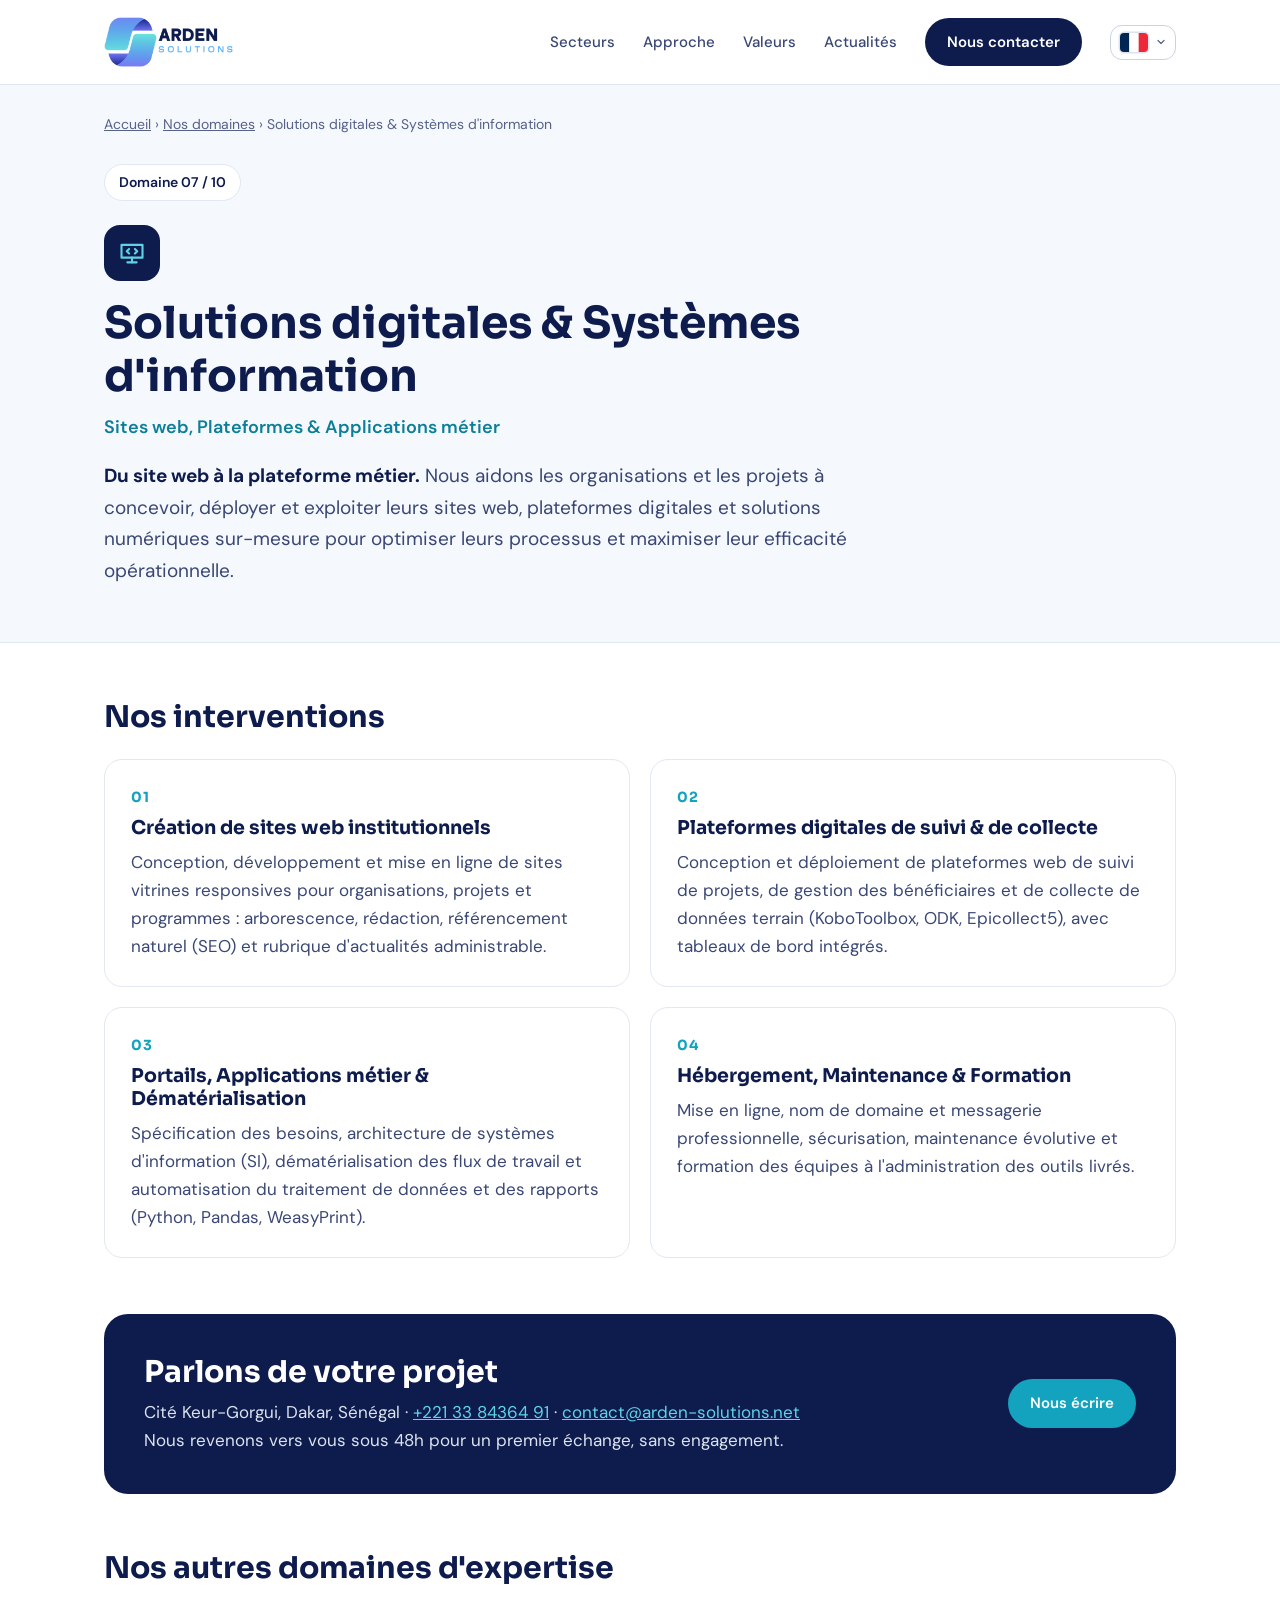
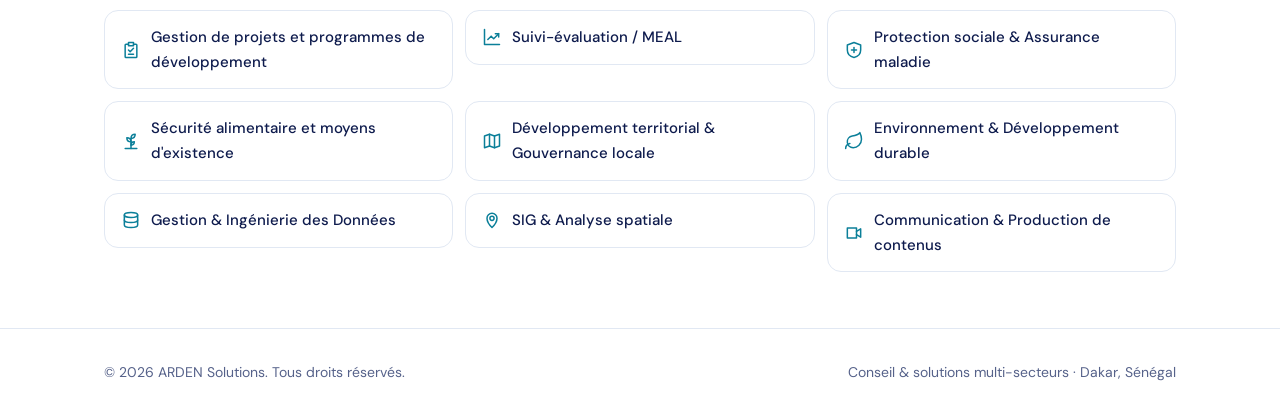
<file: domaines/systemes-d-information-et-digitalisation.html>
<!DOCTYPE html>
<html lang="fr">
<head>
<meta charset="utf-8">
<meta name="viewport" content="width=device-width, initial-scale=1">
<meta name="color-scheme" content="only light">
<title>Solutions digitales &amp; Systèmes d&#x27;information au Sénégal | ARDEN Solutions</title>
<meta name="description" content="Du site web à la plateforme métier. Nous aidons les organisations et les projets à concevoir, déployer et exploiter leurs sites web, plateformes…">
<link rel="canonical" href="https://arden-solutions.net/domaines/systemes-d-information-et-digitalisation.html">
<link rel="alternate" hreflang="fr" href="https://arden-solutions.net/domaines/systemes-d-information-et-digitalisation.html">
<link rel="alternate" hreflang="en" href="https://arden-solutions.net/domaines/systemes-d-information-et-digitalisation.html?lang=en">
<link rel="alternate" hreflang="ar" href="https://arden-solutions.net/domaines/systemes-d-information-et-digitalisation.html?lang=ar">
<link rel="alternate" hreflang="ja" href="https://arden-solutions.net/domaines/systemes-d-information-et-digitalisation.html?lang=ja">
<link rel="alternate" hreflang="it" href="https://arden-solutions.net/domaines/systemes-d-information-et-digitalisation.html?lang=it">
<link rel="alternate" hreflang="de" href="https://arden-solutions.net/domaines/systemes-d-information-et-digitalisation.html?lang=de">
<link rel="alternate" hreflang="x-default" href="https://arden-solutions.net/domaines/systemes-d-information-et-digitalisation.html">
<script src="/assets/i18n.js"></script>
<link rel="icon" href="/favicon.ico?v=2" sizes="any">
<link rel="icon" type="image/png" sizes="32x32" href="/favicon-32.png?v=2">
<link rel="apple-touch-icon" href="/apple-touch-icon.png?v=2">
<meta name="theme-color" content="#0E1B4D">
<meta property="og:type" content="website">
<meta property="og:locale" content="fr_FR">
<meta property="og:site_name" content="ARDEN Solutions">
<meta property="og:url" content="https://arden-solutions.net/domaines/systemes-d-information-et-digitalisation.html">
<meta property="og:title" content="Solutions digitales &amp; Systèmes d&#x27;information au Sénégal | ARDEN Solutions">
<meta property="og:description" content="Du site web à la plateforme métier. Nous aidons les organisations et les projets à concevoir, déployer et exploiter leurs sites web, plateformes…">
<meta property="og:image" content="https://arden-solutions.net/og-image.png">
<meta name="twitter:card" content="summary_large_image">
<link rel="preconnect" href="https://fonts.googleapis.com">
<link rel="preconnect" href="https://fonts.gstatic.com" crossorigin>
<link href="https://fonts.googleapis.com/css2?family=DM+Sans:wght@400;500;600&family=Sora:wght@600;700&display=swap" rel="stylesheet">
<style>
:root{color-scheme:only light;--navy:#0E1B4D;--ink:#3A4775;--muted:#56628A;--teal:#0B7F99;--teal2:#13A3BF;--line:#E1E8F3;--soft:#F5F8FC;--tint:#E3F5F9}
*{margin:0;padding:0;box-sizing:border-box}
body{background:#fff;color:var(--ink);font:17px/1.65 'DM Sans',-apple-system,BlinkMacSystemFont,sans-serif}
h1,h2,h3{font-family:'Sora','DM Sans',sans-serif;color:var(--navy);line-height:1.2}
a{color:var(--teal)}
.wrap{max-width:1120px;margin:0 auto;padding:0 24px}
header{border-bottom:1px solid var(--line);background:#fff}
header .wrap{display:flex;align-items:center;justify-content:space-between;gap:16px;height:84px}
header img{height:50px;width:auto;display:block}
header nav{display:flex;align-items:center;gap:28px;font-size:15px}
header nav a{color:var(--ink);text-decoration:none;font-weight:500}
.btn{display:inline-block;background:var(--navy);color:#fff!important;text-decoration:none;font-weight:600;padding:12px 22px;border-radius:999px;font-size:15px}
.btn.alt{background:#fff;color:var(--navy)!important;border:1px solid var(--line)}
.crumbs{font-size:14px;color:var(--muted);padding:28px 0 0}
.crumbs a{color:var(--muted)}
.hero{background:var(--soft);border-bottom:1px solid var(--line)}
.hero .wrap{padding-bottom:56px}
.eyebrow{display:inline-flex;align-items:center;gap:8px;margin-top:28px;background:#fff;border:1px solid var(--line);border-radius:999px;padding:6px 14px;font-size:14px;color:var(--navy);font-weight:600}
.ico{width:56px;height:56px;border-radius:16px;background:var(--navy);color:#5FD2E6;display:flex;align-items:center;justify-content:center;margin:24px 0 16px}
h1{font-size:44px;max-width:820px}
.tag{color:var(--teal);font-weight:600;margin-top:10px;font-size:18px}
.intro{max-width:780px;margin-top:18px;font-size:19px}
.intro strong{color:var(--navy)}
section{padding:56px 0}
h2{font-size:30px;margin-bottom:24px}
.grid{display:grid;grid-template-columns:repeat(2,1fr);gap:20px}
.card{border:1px solid var(--line);border-radius:18px;padding:26px;background:#fff}
.card h3{font-size:19px;margin-bottom:8px}
.n{font-family:'Sora',sans-serif;font-weight:700;color:var(--teal2);font-size:14px;letter-spacing:.08em;margin-bottom:8px}
.cta{background:var(--navy);color:#DCE3EF;border-radius:24px;padding:40px;display:flex;justify-content:space-between;align-items:center;gap:24px;flex-wrap:wrap}
.cta h2{color:#fff;margin-bottom:8px}
.cta a.btn{background:#13A3BF}
.cta .coords a{color:#5FD2E6}
.others{display:grid;grid-template-columns:repeat(3,1fr);gap:12px;list-style:none}
.others a{display:flex;gap:10px;align-items:center;border:1px solid var(--line);border-radius:14px;padding:14px 16px;text-decoration:none;color:var(--navy);font-weight:500;font-size:15px;background:#fff}
.others a:hover{border-color:var(--teal2);background:var(--tint)}
.others svg{flex:none;color:var(--teal)}
footer{border-top:1px solid var(--line);padding:32px 0;font-size:14px;color:var(--muted)}
footer .wrap{display:flex;justify-content:space-between;gap:16px;flex-wrap:wrap}
@media (max-width:900px){.others{grid-template-columns:repeat(2,1fr)}h1{font-size:36px}}
@media (max-width:760px){header nav a:not(.btn):not(.news){display:none}header nav{gap:16px}.btn{padding:10px 16px;font-size:14px}.grid,.others{grid-template-columns:1fr}h1{font-size:30px}h2{font-size:24px}.cta{padding:28px}.wrap{padding:0 16px}header img{height:42px}}
</style>
<script type="application/ld+json">{"@context": "https://schema.org", "@graph": [{"@type": "Service", "@id": "https://arden-solutions.net/domaines/systemes-d-information-et-digitalisation.html#service", "name": "Solutions digitales & Systèmes d'information", "serviceType": "Solutions digitales & Systèmes d'information", "description": "Du site web à la plateforme métier. Nous aidons les organisations et les projets à concevoir, déployer et exploiter leurs sites web, plateformes digitales et solutions numériques sur-mesure pour optimiser leurs processus et maximiser leur efficacité opérationnelle.", "url": "https://arden-solutions.net/domaines/systemes-d-information-et-digitalisation.html", "provider": {"@id": "https://arden-solutions.net/#organisation"}, "areaServed": [{"@type": "Country", "name": "Sénégal"}, {"@type": "Place", "name": "Afrique de l'Ouest"}], "hasOfferCatalog": {"@type": "OfferCatalog", "name": "Nos interventions", "itemListElement": [{"@type": "Offer", "itemOffered": {"@type": "Service", "name": "Création de sites web institutionnels", "description": "Conception, développement et mise en ligne de sites vitrines responsives pour organisations, projets et programmes : arborescence, rédaction, référencement naturel (SEO) et rubrique d'actualités administrable."}}, {"@type": "Offer", "itemOffered": {"@type": "Service", "name": "Plateformes digitales de suivi & de collecte", "description": "Conception et déploiement de plateformes web de suivi de projets, de gestion des bénéficiaires et de collecte de données terrain (KoboToolbox, ODK, Epicollect5), avec tableaux de bord intégrés."}}, {"@type": "Offer", "itemOffered": {"@type": "Service", "name": "Portails, Applications métier & Dématérialisation", "description": "Spécification des besoins, architecture de systèmes d'information (SI), dématérialisation des flux de travail et automatisation du traitement de données et des rapports (Python, Pandas, WeasyPrint)."}}, {"@type": "Offer", "itemOffered": {"@type": "Service", "name": "Hébergement, Maintenance & Formation", "description": "Mise en ligne, nom de domaine et messagerie professionnelle, sécurisation, maintenance évolutive et formation des équipes à l'administration des outils livrés."}}]}}, {"@type": "ProfessionalService", "@id": "https://arden-solutions.net/#organisation", "name": "ARDEN Solutions", "url": "https://arden-solutions.net/", "logo": "https://arden-solutions.net/logo.png", "email": "contact@arden-solutions.net", "telephone": "+221 33 84364 91", "address": {"@type": "PostalAddress", "streetAddress": "Cité Keur-Gorgui", "addressLocality": "Dakar", "addressCountry": "SN"}}, {"@type": "BreadcrumbList", "itemListElement": [{"@type": "ListItem", "position": 1, "name": "Accueil", "item": "https://arden-solutions.net/"}, {"@type": "ListItem", "position": 2, "name": "Nos domaines", "item": "https://arden-solutions.net/#secteurs"}, {"@type": "ListItem", "position": 3, "name": "Solutions digitales & Systèmes d'information", "item": "https://arden-solutions.net/domaines/systemes-d-information-et-digitalisation.html"}]}]}</script>
</head>
<body>
<header><div class="wrap">
<a href="/" aria-label="ARDEN Solutions, accueil"><img src="/logo.png" alt="ARDEN Solutions" width="129" height="50"></a>
<nav aria-label="Navigation principale"><a href="/#secteurs">Secteurs</a><a href="/#approche">Approche</a><a href="/#valeurs">Valeurs</a><a class="news" href="/actualites/">Actualités</a><a class="btn" href="/#contact">Nous contacter</a></nav>
</div></header>
<main>
<div class="hero"><div class="wrap">
<nav class="crumbs" aria-label="Fil d'Ariane"><a href="/">Accueil</a> › <a href="/#secteurs">Nos domaines</a> › Solutions digitales &amp; Systèmes d&#x27;information</nav>
<div class="eyebrow">Domaine 07 / 10</div>
<div class="ico"><svg width="28" height="28" viewBox="0 0 24 24" fill="none" stroke="currentColor" stroke-width="1.8" stroke-linecap="round" stroke-linejoin="round" aria-hidden="true"><path d="M3 5h18v11H3z"/><path d="M8 20h8"/><path d="M12 16v4"/><path d="M9.5 8.5l-2 2 2 2"/><path d="M14.5 8.5l2 2-2 2"/></svg></div>
<h1>Solutions digitales &amp; Systèmes d&#x27;information</h1>
<p class="tag">Sites web, Plateformes &amp; Applications métier</p>
<p class="intro"><strong>Du site web à la plateforme métier.</strong> Nous aidons les organisations et les projets à concevoir, déployer et exploiter leurs sites web, plateformes digitales et solutions numériques sur-mesure pour optimiser leurs processus et maximiser leur efficacité opérationnelle.</p>
</div></div>
<section><div class="wrap">
<h2>Nos interventions</h2>
<div class="grid"><article class="card"><div class="n">01</div><h3>Création de sites web institutionnels</h3><p>Conception, développement et mise en ligne de sites vitrines responsives pour organisations, projets et programmes : arborescence, rédaction, référencement naturel (SEO) et rubrique d&#x27;actualités administrable.</p></article><article class="card"><div class="n">02</div><h3>Plateformes digitales de suivi &amp; de collecte</h3><p>Conception et déploiement de plateformes web de suivi de projets, de gestion des bénéficiaires et de collecte de données terrain (KoboToolbox, ODK, Epicollect5), avec tableaux de bord intégrés.</p></article><article class="card"><div class="n">03</div><h3>Portails, Applications métier &amp; Dématérialisation</h3><p>Spécification des besoins, architecture de systèmes d&#x27;information (SI), dématérialisation des flux de travail et automatisation du traitement de données et des rapports (Python, Pandas, WeasyPrint).</p></article><article class="card"><div class="n">04</div><h3>Hébergement, Maintenance &amp; Formation</h3><p>Mise en ligne, nom de domaine et messagerie professionnelle, sécurisation, maintenance évolutive et formation des équipes à l&#x27;administration des outils livrés.</p></article></div>
</div></section>
<section style="padding-top:0"><div class="wrap">
<div class="cta">
<div><h2>Parlons de votre projet</h2>
<p class="coords">Cité Keur-Gorgui, Dakar, Sénégal · <a href="tel:+221338436491">+221 33 84364 91</a> · <a href="mailto:contact@arden-solutions.net">contact@arden-solutions.net</a></p>
<p>Nous revenons vers vous sous 48h pour un premier échange, sans engagement.</p></div>
<a class="btn" href="/#contact">Nous écrire</a>
</div>
</div></section>
<section style="padding-top:0"><div class="wrap">
<h2>Nos autres domaines d'expertise</h2>
<ul class="others"><li><a href="/domaines/gestion-de-projets-et-programmes.html"><svg width="20" height="20" viewBox="0 0 24 24" fill="none" stroke="currentColor" stroke-width="1.8" stroke-linecap="round" stroke-linejoin="round" aria-hidden="true"><path d="M9 5H6a1 1 0 0 0-1 1v14a1 1 0 0 0 1 1h12a1 1 0 0 0 1-1V6a1 1 0 0 0-1-1h-3"/><path d="M9 3h6v4H9z"/><path d="M9 12l2 2 4-4"/><path d="M9 17h6"/></svg>Gestion de projets et programmes de développement</a></li><li><a href="/domaines/suivi-evaluation-meal.html"><svg width="20" height="20" viewBox="0 0 24 24" fill="none" stroke="currentColor" stroke-width="1.8" stroke-linecap="round" stroke-linejoin="round" aria-hidden="true"><path d="M3 3v18h18"/><path d="M7 15l4-4 3 3 6-6"/><path d="M16 8h4v4"/></svg>Suivi-évaluation / MEAL</a></li><li><a href="/domaines/protection-sociale-et-assurance-maladie.html"><svg width="20" height="20" viewBox="0 0 24 24" fill="none" stroke="currentColor" stroke-width="1.8" stroke-linecap="round" stroke-linejoin="round" aria-hidden="true"><path d="M12 3l8 3v6c0 5-3.5 8-8 9-4.5-1-8-4-8-9V6z"/><path d="M12 9v6"/><path d="M9 12h6"/></svg>Protection sociale &amp; Assurance maladie</a></li><li><a href="/domaines/securite-alimentaire-et-moyens-d-existence.html"><svg width="20" height="20" viewBox="0 0 24 24" fill="none" stroke="currentColor" stroke-width="1.8" stroke-linecap="round" stroke-linejoin="round" aria-hidden="true"><path d="M12 21V9"/><path d="M12 9c0-3 2-5 5-5 0 3-2 5-5 5z"/><path d="M12 13c0-3-2-5-5-5 0 3 2 5 5 5z"/><path d="M12 17c0-2.5 2-4 4-4 0 2.5-2 4-4 4z"/><path d="M5 21h14"/></svg>Sécurité alimentaire et moyens d&#x27;existence</a></li><li><a href="/domaines/developpement-territorial-et-gouvernance-locale.html"><svg width="20" height="20" viewBox="0 0 24 24" fill="none" stroke="currentColor" stroke-width="1.8" stroke-linecap="round" stroke-linejoin="round" aria-hidden="true"><path d="M9 4L3 6v14l6-2 6 2 6-2V4l-6 2-6-2z"/><path d="M9 4v14"/><path d="M15 6v14"/></svg>Développement territorial &amp; Gouvernance locale</a></li><li><a href="/domaines/environnement-et-developpement-durable.html"><svg width="20" height="20" viewBox="0 0 24 24" fill="none" stroke="currentColor" stroke-width="1.8" stroke-linecap="round" stroke-linejoin="round" aria-hidden="true"><path d="M11 20A7 7 0 0 1 9.8 6.1C15.5 5 17 4.48 19 2c1 2 2 4.18 2 8 0 5.5-4.78 10-10 10z"/><path d="M2 21c0-3 1.85-5.36 5.08-6"/></svg>Environnement &amp; Développement durable</a></li><li><a href="/domaines/gestion-et-ingenierie-des-donnees.html"><svg width="20" height="20" viewBox="0 0 24 24" fill="none" stroke="currentColor" stroke-width="1.8" stroke-linecap="round" stroke-linejoin="round" aria-hidden="true"><path d="M4 6c0-1.7 3.6-3 8-3s8 1.3 8 3-3.6 3-8 3-8-1.3-8-3z"/><path d="M4 6v6c0 1.7 3.6 3 8 3s8-1.3 8-3V6"/><path d="M4 12v6c0 1.7 3.6 3 8 3s8-1.3 8-3v-6"/></svg>Gestion &amp; Ingénierie des Données</a></li><li><a href="/domaines/sig-et-analyse-spatiale.html"><svg width="20" height="20" viewBox="0 0 24 24" fill="none" stroke="currentColor" stroke-width="1.8" stroke-linecap="round" stroke-linejoin="round" aria-hidden="true"><path d="M12 21s-6-5.5-6-11a6 6 0 0 1 12 0c0 5.5-6 11-6 11z"/><path d="M12 7.5a2.5 2.5 0 1 0 0 5 2.5 2.5 0 1 0 0-5z"/></svg>SIG &amp; Analyse spatiale</a></li><li><a href="/domaines/communication-et-production-de-contenus.html"><svg width="20" height="20" viewBox="0 0 24 24" fill="none" stroke="currentColor" stroke-width="1.8" stroke-linecap="round" stroke-linejoin="round" aria-hidden="true"><path d="M4 6h11v12H4z"/><path d="M15 10l5-3v10l-5-3"/></svg>Communication &amp; Production de contenus</a></li></ul>
</div></section>
</main>
<footer><div class="wrap"><span>© 2026 ARDEN Solutions. Tous droits réservés.</span><span>Conseil &amp; solutions multi-secteurs · Dakar, Sénégal</span></div></footer>
</body>
</html>
</file>
<file: assets/actualites.css>
:root{color-scheme:only light;--navy:#0E1B4D;--ink:#3A4775;--muted:#56628A;--teal:#0B7F99;--teal2:#13A3BF;--line:#E1E8F3;--soft:#F5F8FC;--tint:#E3F5F9}
*{margin:0;padding:0;box-sizing:border-box}
body{background:#fff;color:var(--ink);font:17px/1.65 'DM Sans',-apple-system,BlinkMacSystemFont,sans-serif}
h1,h2,h3{font-family:'Sora','DM Sans',sans-serif;color:var(--navy);line-height:1.2}
a{color:var(--teal)}
img{max-width:100%;height:auto;display:block}
.wrap{max-width:1120px;margin:0 auto;padding:0 24px}
header{border-bottom:1px solid var(--line);background:#fff}
header .wrap{display:flex;align-items:center;justify-content:space-between;gap:16px;height:84px}
header img{height:50px;width:auto}
header nav{display:flex;align-items:center;gap:28px;font-size:15px}
header nav a{color:var(--ink);text-decoration:none;font-weight:500}
header nav a[aria-current]{color:var(--teal)}
.btn{display:inline-block;background:var(--navy);color:#fff!important;text-decoration:none;font-weight:600;padding:12px 22px;border-radius:999px;font-size:15px}
.crumbs{font-size:14px;color:var(--muted);padding:28px 0 0}
.crumbs a{color:var(--muted)}
.hero{background:var(--soft);border-bottom:1px solid var(--line)}
.hero .wrap{padding-bottom:48px}
.eyebrow{display:inline-flex;align-items:center;gap:8px;margin-top:28px;background:#fff;border:1px solid var(--line);border-radius:999px;padding:6px 14px;font-size:14px;color:var(--navy);font-weight:600}
.eyebrow::before{content:"";width:8px;height:8px;border-radius:50%;background:var(--teal2)}
h1{font-size:44px;max-width:860px;margin-top:18px}
.intro{max-width:780px;margin-top:16px;font-size:19px}
.meta{display:flex;flex-wrap:wrap;gap:8px 18px;margin-top:16px;font-size:15px;color:var(--muted)}
.meta a{color:var(--teal);font-weight:600;text-decoration:none}
section{padding:56px 0}
h2{font-size:30px;margin-bottom:24px}
.draft{background:#FFF4D6;border-bottom:1px solid #F0D58A;color:#6B4E00;font-size:15px;padding:12px 0}
.draft strong{color:#4A3600}
/* liste des articles */
.cards{display:grid;grid-template-columns:repeat(3,minmax(0,1fr));gap:24px;list-style:none}
.card{display:flex;flex-direction:column;border:1px solid var(--line);border-radius:18px;overflow:hidden;background:#fff;height:100%;transition:border-color .2s,box-shadow .2s}
.card:hover{border-color:var(--teal2);box-shadow:0 10px 30px rgba(14,27,77,.08)}
.card .ph{aspect-ratio:16/10;background:var(--soft);overflow:hidden}
.card .ph img{width:100%;height:100%;object-fit:cover}
.card .bd{padding:22px;display:flex;flex-direction:column;gap:8px;flex:1}
.card time,.card .dom{font-size:14px;color:var(--muted)}
.card h3{font-size:20px}
.card h3 a{color:var(--navy);text-decoration:none}
.card h3 a::after{content:"";position:absolute;inset:0}
.card{position:relative}
.card .more{margin-top:auto;padding-top:6px;color:var(--teal);font-weight:600;font-size:15px}
.cards.une{grid-template-columns:1fr}
.cards.une .card{flex-direction:row}
.cards.une .card .ph{flex:0 0 55%;aspect-ratio:auto;min-height:320px}
.cards.une .card .bd{padding:32px}
.cards.une .card h3{font-size:28px}
.empty{border:1px dashed var(--line);border-radius:18px;padding:40px;text-align:center;background:var(--soft);color:var(--muted)}
.empty strong{display:block;font-family:'Sora',sans-serif;color:var(--navy);font-size:20px;margin-bottom:6px}
/* article */
.cover{margin-top:-1px;padding-top:40px}
.cover img{width:100%;max-height:620px;object-fit:cover;border-radius:24px;background:var(--soft)}
figcaption{font-size:14px;color:var(--muted);padding:10px 2px 0}
.prose{max-width:760px}
.prose p{margin:0 0 18px}
.prose h2{font-size:26px;margin:36px 0 14px}
.prose ul{margin:0 0 18px 22px}
.prose li{margin:6px 0}
.prose blockquote{border-left:4px solid var(--teal2);padding:8px 0 8px 20px;margin:24px 0;font-size:20px;color:var(--navy)}
.prose strong{color:var(--navy)}
.share{display:flex;flex-wrap:wrap;align-items:center;gap:10px;margin-top:32px;font-size:15px}
.share a{border:1px solid var(--line);border-radius:999px;padding:8px 16px;text-decoration:none;color:var(--navy);font-weight:500}
.share a:hover{border-color:var(--teal2);background:var(--tint)}
/* galerie */
.gal{display:grid;grid-template-columns:repeat(4,minmax(0,1fr));gap:14px;list-style:none}
.gal.g3{grid-template-columns:repeat(3,minmax(0,1fr))}
.gal figure{margin:0}
.gal a{display:block;border-radius:14px;overflow:hidden;background:var(--soft);aspect-ratio:4/3}
.gal img{width:100%;height:100%;object-fit:cover;transition:transform .3s}
.gal a:hover img{transform:scale(1.04)}
.gal figcaption{font-size:13px;line-height:1.45}
.gal figcaption a{display:inline;aspect-ratio:auto;background:none;border-radius:0;color:var(--teal)}
.lb{position:fixed;inset:0;z-index:50;background:rgba(9,16,44,.92);display:none;align-items:center;justify-content:center;flex-direction:column;padding:56px 64px 24px}
.lb.open{display:flex}
.lb img{max-width:100%;max-height:calc(100vh - 140px);border-radius:10px;object-fit:contain}
.lb p{color:#DCE3EF;font-size:15px;margin-top:14px;text-align:center;max-width:820px}
.lb button{position:absolute;background:rgba(255,255,255,.12);color:#fff;border:0;border-radius:999px;width:48px;height:48px;font-size:26px;line-height:1;cursor:pointer}
.lb button:hover{background:rgba(255,255,255,.25)}
.lb .x{top:14px;right:14px}
.lb .pv{left:12px;top:50%;margin-top:-24px}
.lb .nx{right:12px;top:50%;margin-top:-24px}
/* bas de page */
.cta{background:var(--navy);color:#DCE3EF;border-radius:24px;padding:40px;display:flex;justify-content:space-between;align-items:center;gap:24px;flex-wrap:wrap}
.cta h2{color:#fff;margin-bottom:8px}
.cta a.btn{background:var(--teal2)}
.cta .coords a{color:#5FD2E6}
footer{border-top:1px solid var(--line);padding:32px 0;font-size:14px;color:var(--muted)}
footer .wrap{display:flex;justify-content:space-between;gap:16px;flex-wrap:wrap}
@media (max-width:1000px){.cards{grid-template-columns:repeat(2,minmax(0,1fr))}.gal{grid-template-columns:repeat(3,minmax(0,1fr))}.cards.une .card{flex-direction:column}.cards.une .card .ph{flex:none;min-height:0;aspect-ratio:16/9}h1{font-size:36px}}
@media (max-width:760px){header nav a:not(.btn):not(.news){display:none}header nav{gap:16px}.cards,.cards.une{grid-template-columns:1fr}.gal,.gal.g3{grid-template-columns:repeat(2,minmax(0,1fr));gap:10px}h1{font-size:30px}h2{font-size:24px}.cards.une .card h3{font-size:22px}.cards.une .card .bd{padding:22px}.cta{padding:28px}.wrap{padding:0 16px}header img{height:42px}.btn{padding:10px 16px;font-size:14px}.cover{padding-top:24px}.cover img{border-radius:16px}.lb{padding:56px 8px 16px}.lb .pv,.lb .nx{top:auto;bottom:14px;margin:0}}
</file>
